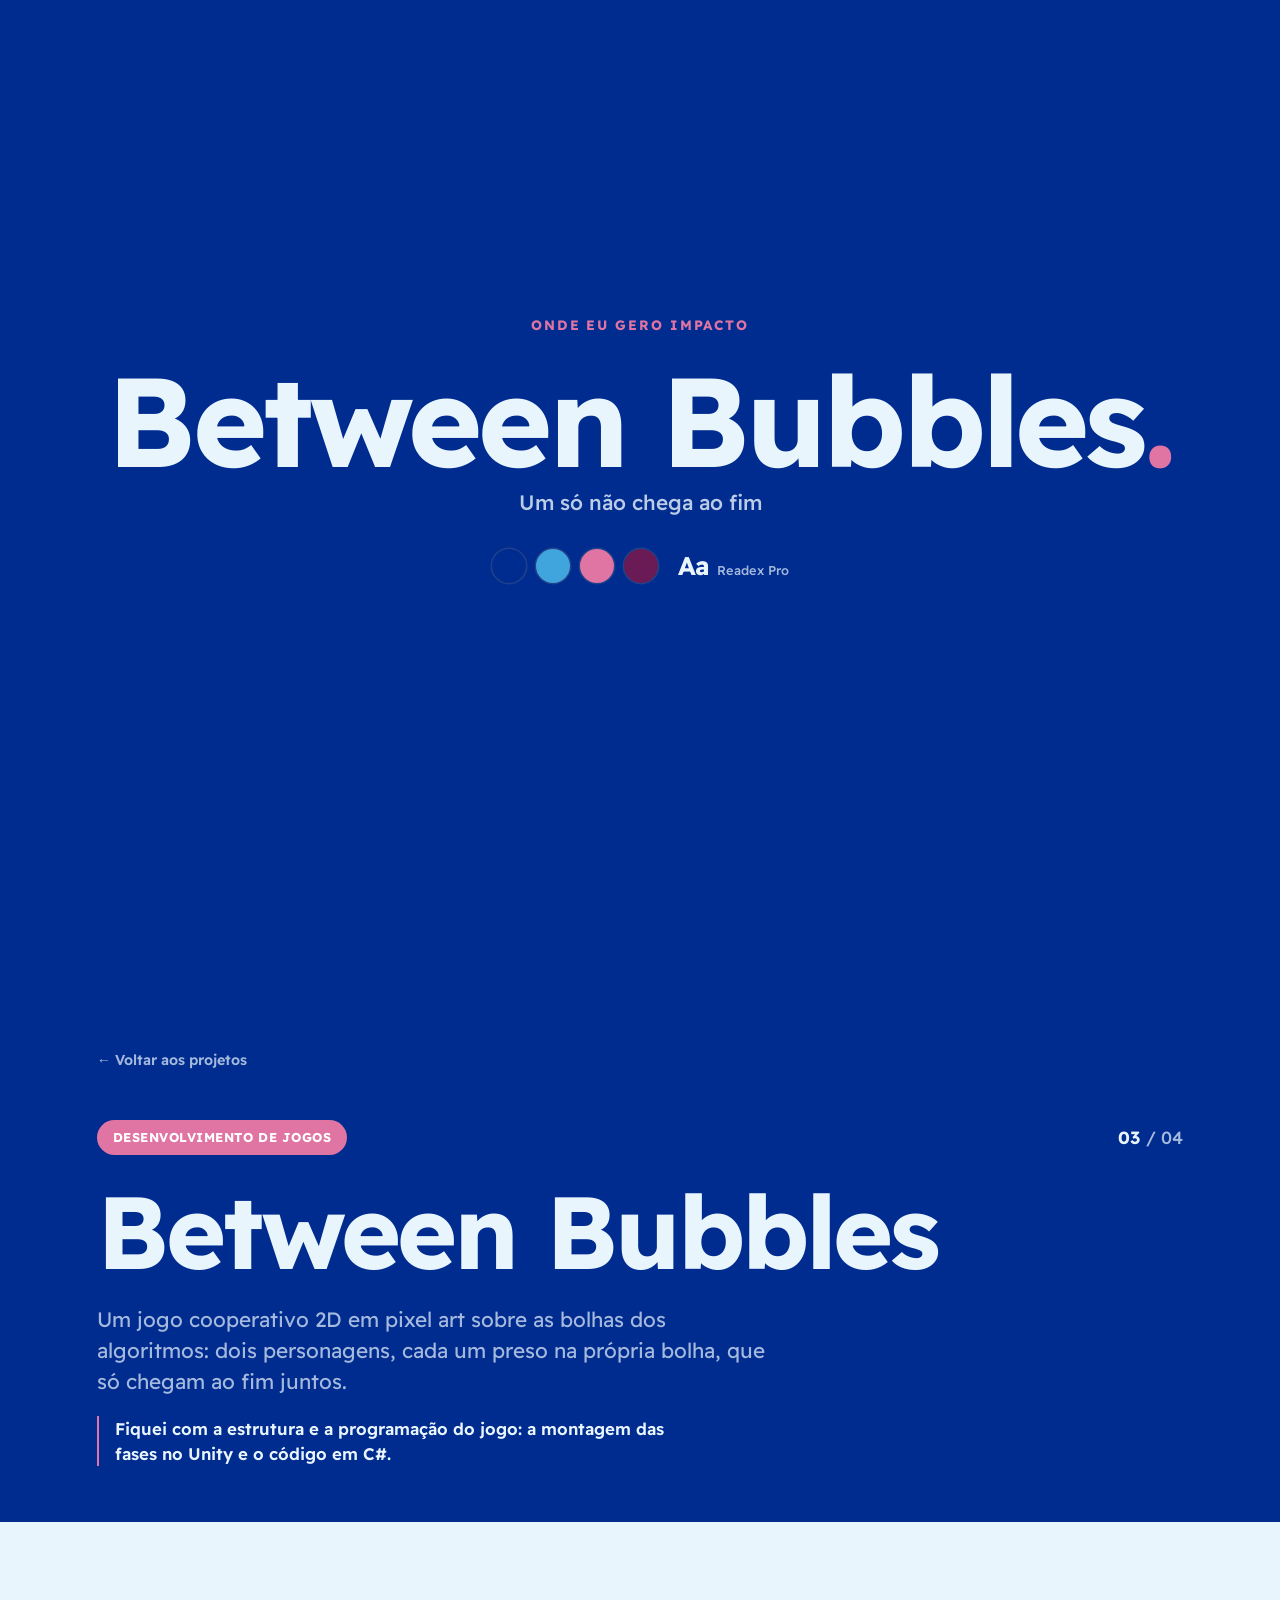
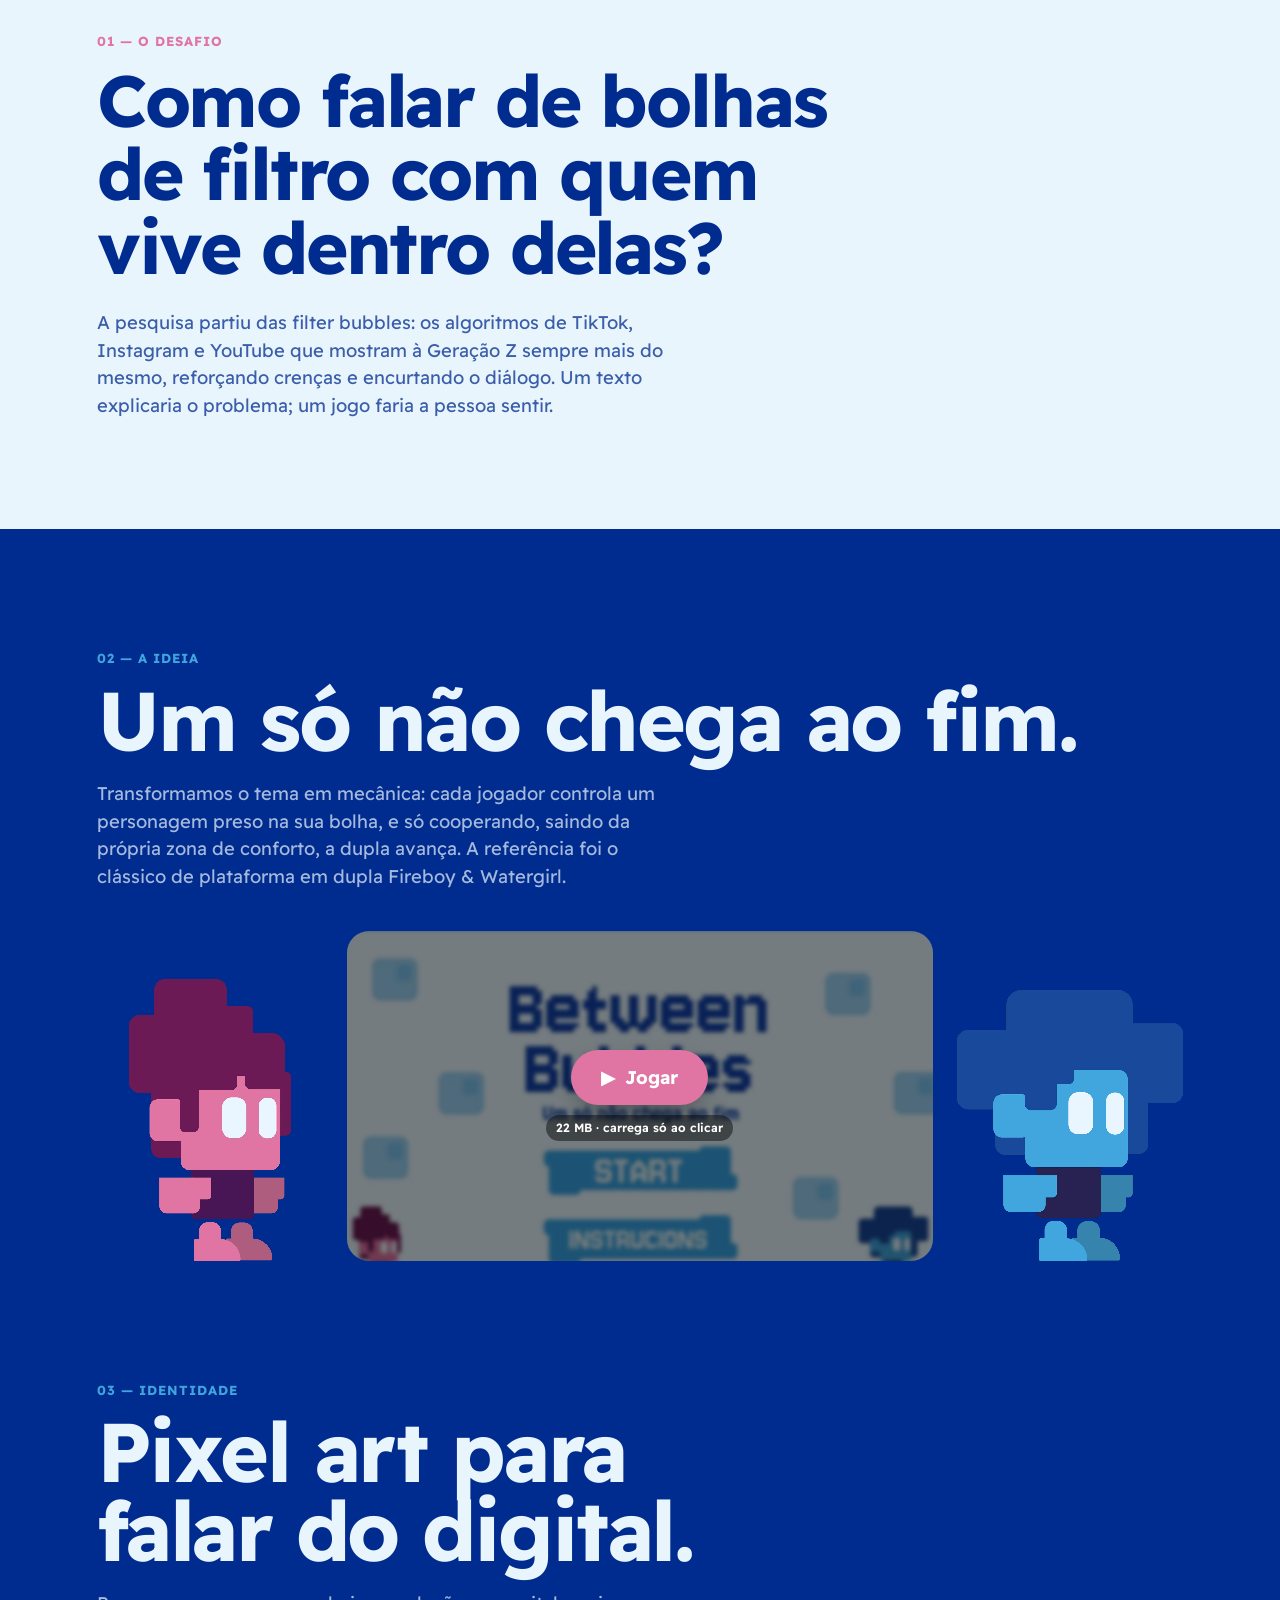
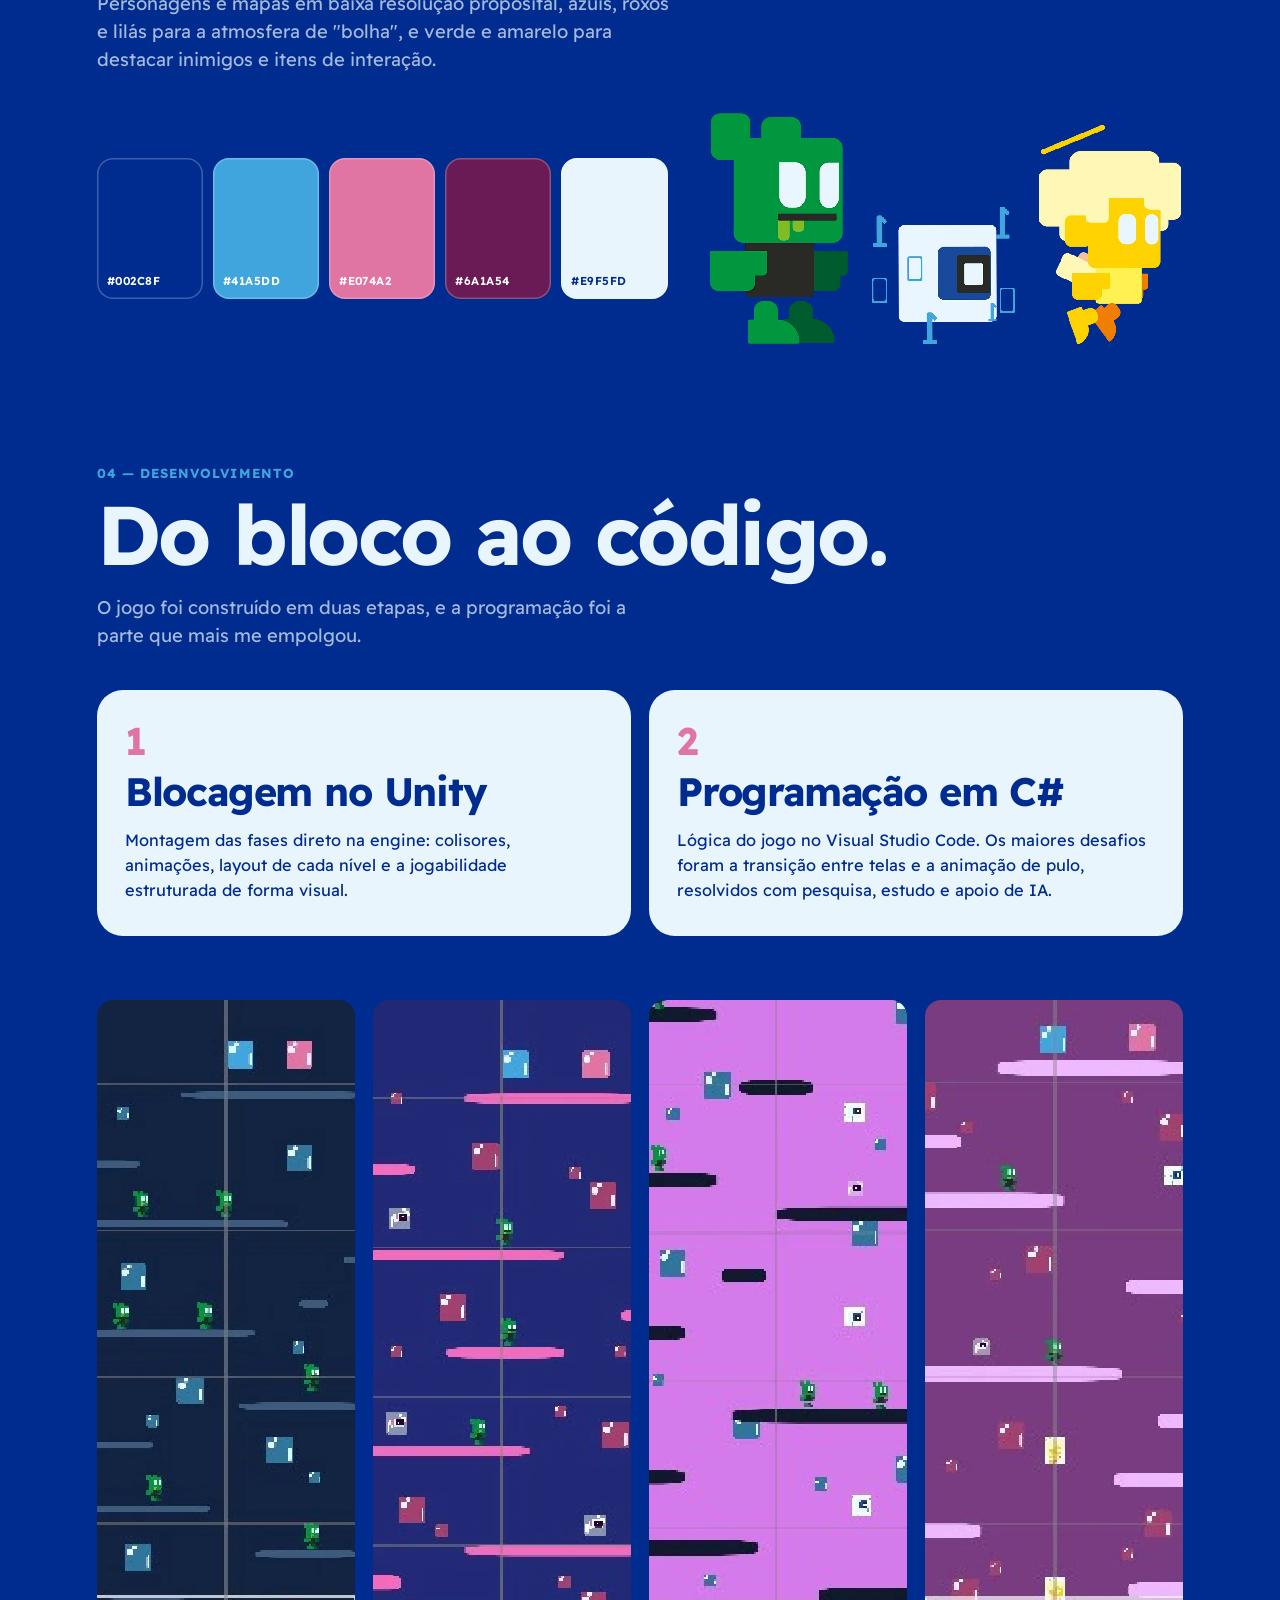
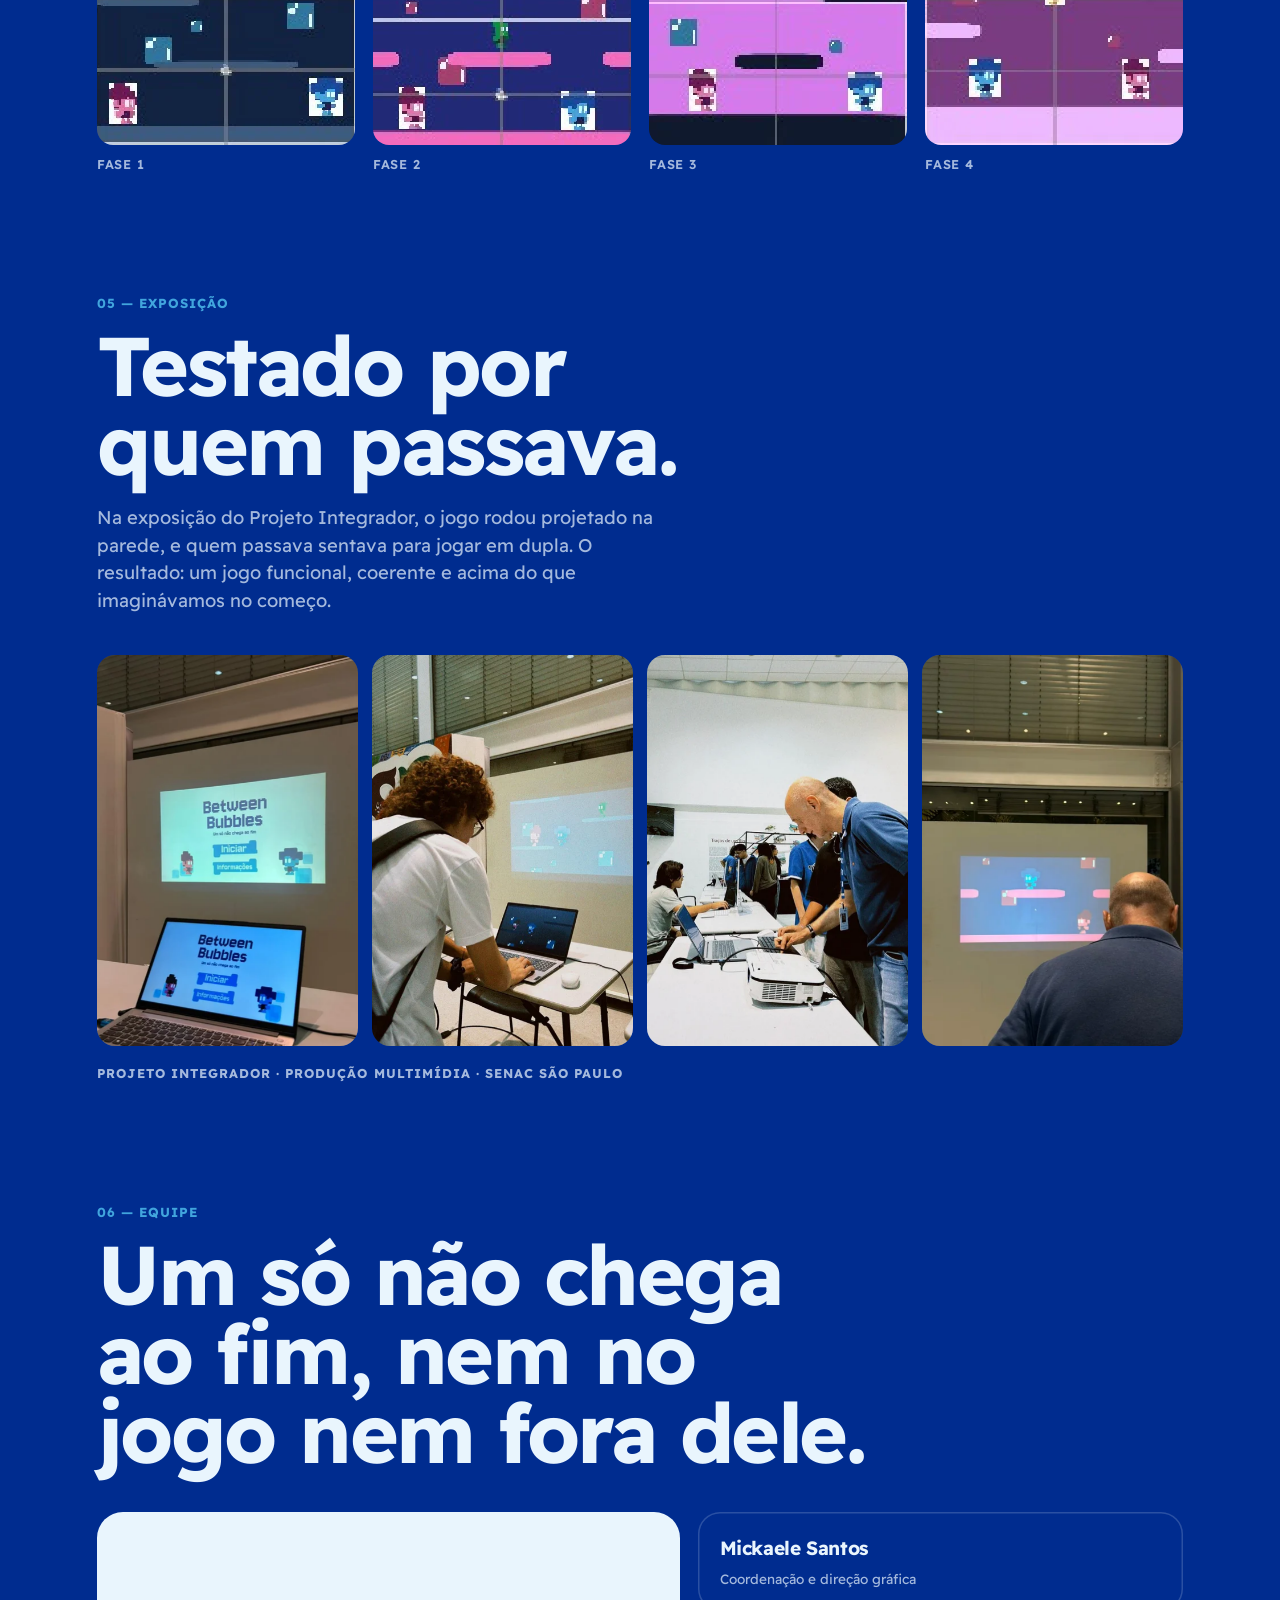
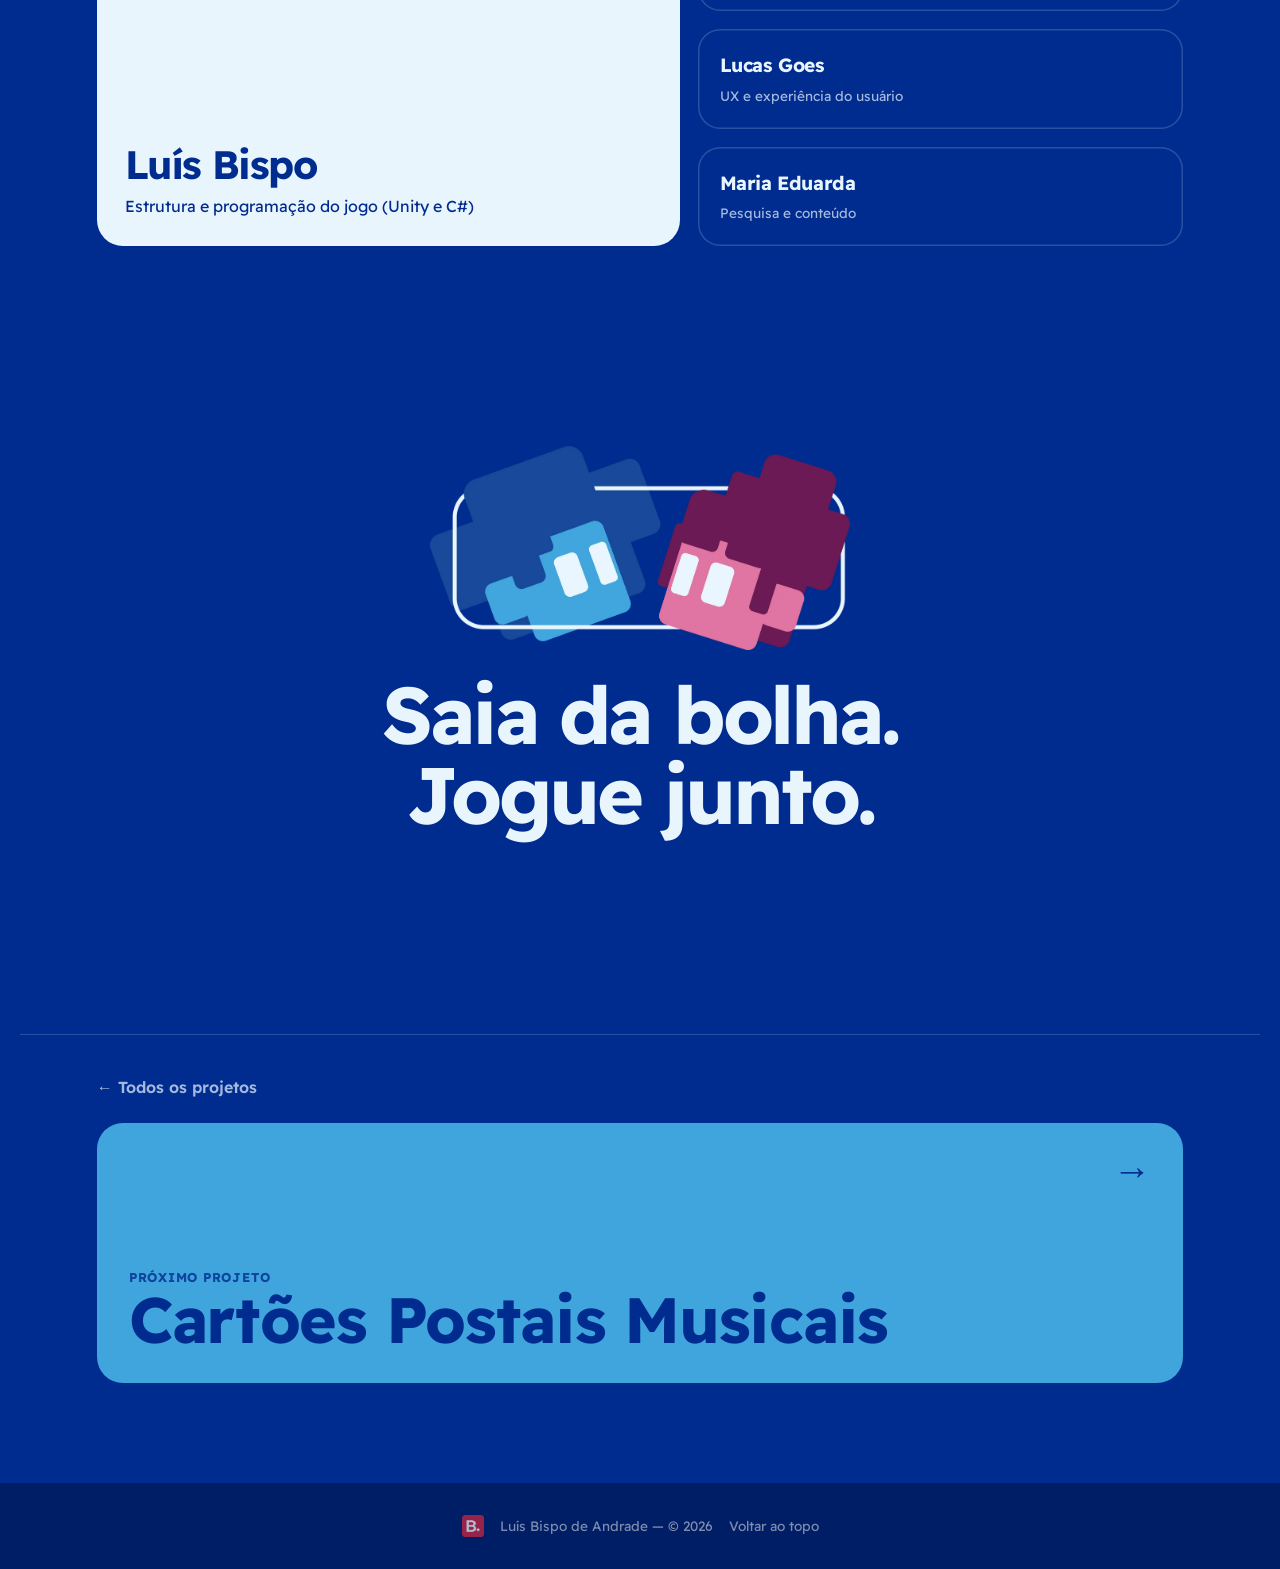
<file: between-bubbles.html>
<!DOCTYPE html>
<html lang="pt-BR">
<head>
<meta charset="UTF-8">
<meta name="viewport" content="width=device-width, initial-scale=1.0">
<title>Between Bubbles — Luís Bispo</title>
<meta name="description" content="Between Bubbles: jogo cooperativo 2D em pixel art sobre as bolhas dos algoritmos. Estrutura e programação no Unity e em C# por Luís Bispo.">
<meta name="theme-color" content="#002C8F">

<link rel="canonical" href="https://lu-s-bispo-produtor-multim-dia.vercel.app/between-bubbles.html">
<meta property="og:type" content="article">
<meta property="og:locale" content="pt_BR">
<meta property="og:site_name" content="Luís Bispo">
<meta property="og:url" content="https://lu-s-bispo-produtor-multim-dia.vercel.app/between-bubbles.html">
<meta property="og:title" content="Between Bubbles — Luís Bispo">
<meta property="og:description" content="Um jogo cooperativo sobre bolhas de algoritmo: um só não chega ao fim.">
<meta property="og:image" content="https://lu-s-bispo-produtor-multim-dia.vercel.app/assets/projetos/between-bubbles/og.jpg">
<meta property="og:image:width" content="1200">
<meta property="og:image:height" content="630">
<meta name="twitter:card" content="summary_large_image">

<link rel="icon" type="image/png" href="Favicon.png">
<link rel="stylesheet" href="style.css">
<link rel="preconnect" href="https://fonts.googleapis.com">
<link rel="preconnect" href="https://fonts.gstatic.com" crossorigin>
<link href="https://fonts.googleapis.com/css2?family=Bricolage+Grotesque:opsz,wght@12..96,400..800&family=Instrument+Sans:ital,wght@0,400..700;1,400..700&family=Readex+Pro:wght@200..700&display=swap" rel="stylesheet">
</head>

<!-- tema-bb: identidade do Between Bubbles (azuis, rosa e roxo, Readex Pro) só nesta página -->
<!-- data-idv-*: configuração da abertura com troca de IDV (ver troca-idv.js) -->
<body class="pagina-projeto tema-bb" style="--cor-projeto:#41A5DD"
      data-idv-marca="Between Bubbles"
      data-idv-descricao="Um só não chega ao fim"
      data-idv-fundo="#002C8F"
      data-idv-texto="#E9F5FD"
      data-idv-destaque="#E074A2"
      data-idv-cores="#002C8F #41A5DD #E074A2 #6A1A54"
      data-idv-fonte="Readex Pro">
<script src="troca-idv.js"></script>

<header class="site-header">
    <a href="index.html#topo" class="mark" aria-label="Início" data-transicao>
        <img src="Favicon.png" alt="">
    </a>
    <button class="menu-toggle" aria-expanded="false" aria-controls="nav-menu" aria-label="Abrir menu">
        <span></span><span></span><span></span>
    </button>
    <nav id="nav-menu" class="nav">
        <a href="index.html#projetos" data-transicao>Projetos</a>
        <a href="index.html#trajetoria" data-transicao>Trajetória</a>
        <a href="index.html#sobre" data-transicao>Sobre</a>
        <a href="index.html#contato" class="nav-cta" data-transicao>Contato</a>
    </nav>
</header>

<main>

    <!-- ===================== CAPA ===================== -->
    <section class="capa-bb" aria-label="Between Bubbles">
        <span class="bolha bolha-1" aria-hidden="true"></span>
        <span class="bolha bolha-2" aria-hidden="true"></span>
        <span class="bolha bolha-3" aria-hidden="true"></span>
        <span class="bolha bolha-4" aria-hidden="true"></span>
        <div class="capa-bb-conteudo">
            <img src="assets/projetos/between-bubbles/logo.webp" alt="Between Bubbles" class="capa-bb-logo" width="450" height="186">
            <p class="capa-bb-slogan">Um só não chega ao fim</p>
        </div>
        <img src="assets/projetos/between-bubbles/dupla.webp" alt="Os dois personagens do jogo, um azul e um rosa, dentro de uma bolha." class="capa-bb-dupla" width="1055" height="514">
        <a href="#bb-abertura" class="capa-seta" aria-label="Ir para o conteúdo"><span></span></a>
    </section>

    <!-- ===================== ABERTURA ===================== -->
    <section class="projeto-hero" id="bb-abertura">
        <a href="index.html#projetos" class="voltar" data-transicao>← Voltar aos projetos</a>

        <div class="projeto-hero-topo">
            <span class="proj-tag">Desenvolvimento de Jogos</span>
            <span class="projeto-numero">03 <i>/ 04</i></span>
        </div>

        <h1>Between Bubbles</h1>
        <p class="projeto-resumo">Um jogo cooperativo 2D em pixel art sobre as bolhas dos algoritmos: dois personagens, cada um preso na própria bolha, que só chegam ao fim juntos.</p>
        <p class="projeto-papel">Fiquei com a estrutura e a programação do jogo: a montagem das fases no Unity e o código em C#.</p>
    </section>

    <!-- ===================== 01 · O DESAFIO ===================== -->
    <section class="desafio revelar">
        <span class="capitulo-num">01 — O desafio</span>
        <p class="desafio-frase">Como falar de bolhas de filtro com quem vive dentro delas?</p>
        <p class="desafio-linha">A pesquisa partiu das filter bubbles: os algoritmos de TikTok, Instagram e YouTube que mostram à Geração Z sempre mais do mesmo, reforçando crenças e encurtando o diálogo. Um texto explicaria o problema; um jogo faria a pessoa sentir.</p>
    </section>

    <!-- ===================== 02 · A IDEIA ===================== -->
    <section class="capitulo revelar">
        <span class="capitulo-num">02 — A ideia</span>
        <h2>Um só não chega ao fim.</h2>
        <p>Transformamos o tema em mecânica: cada jogador controla um personagem preso na sua bolha, e só cooperando, saindo da própria zona de conforto, a dupla avança. A referência foi o clássico de plataforma em dupla Fireboy &amp; Watergirl.</p>
    </section>

    <section class="bb-ideia revelar">
        <figure class="bb-personagem bb-rosa">
            <img src="assets/projetos/between-bubbles/personagem-rosa.webp" alt="Personagem rosa em pixel art." loading="lazy" width="761" height="1323">
        </figure>
        <!-- o jogo de verdade (Unity WebGL) roda aqui ao clicar em "Jogar" (ver jogo-unity.js) -->
        <figure class="galeria-item bb-tela" data-jogo-unity data-pasta="assets/projetos/between-bubbles/jogo/" data-nome="between-bubbles" data-titulo="Between Bubbles" data-tamanho="22 MB">
            <img src="assets/projetos/between-bubbles/tela-inicial.webp" alt="Tela inicial do jogo, com o logo Between Bubbles, os botões Start e Instructions e os dois personagens." loading="lazy" width="1152" height="648">
        </figure>
        <figure class="bb-personagem bb-azul">
            <img src="assets/projetos/between-bubbles/personagem-azul.webp" alt="Personagem azul em pixel art." loading="lazy" width="914" height="1096">
        </figure>
    </section>

    <!-- ===================== 03 · IDENTIDADE ===================== -->
    <section class="capitulo revelar">
        <span class="capitulo-num">03 — Identidade</span>
        <h2>Pixel art para falar do digital.</h2>
        <p>Personagens e mapas em baixa resolução proposital, azuis, roxos e lilás para a atmosfera de "bolha", e verde e amarelo para destacar inimigos e itens de interação.</p>
    </section>

    <section class="bb-identidade revelar">
        <div class="bb-paleta" aria-label="Paleta do jogo">
            <span style="--c:#002C8F">#002C8F</span>
            <span style="--c:#41A5DD">#41A5DD</span>
            <span style="--c:#E074A2">#E074A2</span>
            <span style="--c:#6A1A54">#6A1A54</span>
            <span style="--c:#E9F5FD" class="claro">#E9F5FD</span>
        </div>
        <div class="bb-elenco">
            <img src="assets/projetos/between-bubbles/personagem-verde.webp" alt="Inimigo verde em pixel art." loading="lazy" width="275" height="457">
            <img src="assets/projetos/between-bubbles/item-camera.webp" alt="Item de interação em forma de câmera." loading="lazy" width="360" height="344">
            <img src="assets/projetos/between-bubbles/personagem-amarelo.webp" alt="Personagem amarelo em pixel art." loading="lazy" width="303" height="465">
        </div>
    </section>

    <!-- ===================== 04 · DESENVOLVIMENTO ===================== -->
    <section class="capitulo revelar">
        <span class="capitulo-num">04 — Desenvolvimento</span>
        <h2>Do bloco ao código.</h2>
        <p>O jogo foi construído em duas etapas, e a programação foi a parte que mais me empolgou.</p>
    </section>

    <section class="pilares bb-etapas">
        <article class="pilar revelar">
            <span class="bb-etapa-num">1</span>
            <h3>Blocagem no Unity</h3>
            <p>Montagem das fases direto na engine: colisores, animações, layout de cada nível e a jogabilidade estruturada de forma visual.</p>
        </article>
        <article class="pilar revelar">
            <span class="bb-etapa-num">2</span>
            <h3>Programação em C#</h3>
            <p>Lógica do jogo no Visual Studio Code. Os maiores desafios foram a transição entre telas e a animação de pulo, resolvidos com pesquisa, estudo e apoio de IA.</p>
        </article>
    </section>

    <section class="bb-fases" aria-label="As quatro fases do jogo">
        <figure class="revelar"><img src="assets/projetos/between-bubbles/fase-1.webp" alt="Fase 1: plataformas em azul escuro com inimigos verdes." loading="lazy" width="328" height="934"><figcaption>Fase 1</figcaption></figure>
        <figure class="revelar"><img src="assets/projetos/between-bubbles/fase-2.webp" alt="Fase 2: plataformas rosa sobre fundo roxo." loading="lazy" width="326" height="918"><figcaption>Fase 2</figcaption></figure>
        <figure class="revelar"><img src="assets/projetos/between-bubbles/fase-3.webp" alt="Fase 3: plataformas escuras sobre fundo lilás." loading="lazy" width="270" height="952"><figcaption>Fase 3</figcaption></figure>
        <figure class="revelar"><img src="assets/projetos/between-bubbles/fase-4.webp" alt="Fase 4: plataformas claras sobre fundo roxo." loading="lazy" width="270" height="796"><figcaption>Fase 4</figcaption></figure>
    </section>

    <!-- ===================== 05 · EXPOSIÇÃO ===================== -->
    <section class="capitulo revelar">
        <span class="capitulo-num">05 — Exposição</span>
        <h2>Testado por quem passava.</h2>
        <p>Na exposição do Projeto Integrador, o jogo rodou projetado na parede, e quem passava sentava para jogar em dupla. O resultado: um jogo funcional, coerente e acima do que imaginávamos no começo.</p>
    </section>

    <section class="fotos-evento bb-expo">
        <div class="fotos-grade">
            <figure class="galeria-item foto revelar"><img src="assets/projetos/between-bubbles/expo-1.webp" alt="Tela inicial do jogo no notebook e projetada na parede da exposição." loading="lazy" width="576" height="768"></figure>
            <figure class="galeria-item foto revelar"><img src="assets/projetos/between-bubbles/expo-2.webp" alt="Visitante jogando no notebook com o jogo projetado ao fundo." loading="lazy" width="513" height="768"></figure>
            <figure class="galeria-item foto revelar"><img src="assets/projetos/between-bubbles/expo-3.webp" alt="Visitantes testando o jogo nas mesas da exposição." loading="lazy" width="513" height="768"></figure>
            <figure class="galeria-item foto revelar"><img src="assets/projetos/between-bubbles/expo-4.webp" alt="Visitante diante da projeção de uma fase do jogo." loading="lazy" width="576" height="768"></figure>
        </div>
        <p class="fotos-legenda">Projeto Integrador · Produção Multimídia · Senac São Paulo</p>
    </section>

    <!-- ===================== 06 · EQUIPE ===================== -->
    <section class="capitulo revelar">
        <span class="capitulo-num">06 — Equipe</span>
        <h2>Um só não chega ao fim, nem no jogo nem fora dele.</h2>
    </section>

    <section class="equipe revelar">
        <article class="equipe-destaque">
            <b>Luís Bispo</b>
            <span>Estrutura e programação do jogo (Unity e C#)</span>
        </article>
        <ul>
            <li>Mickaele Santos<small>Coordenação e direção gráfica</small></li>
            <li>Lucas Goes<small>UX e experiência do usuário</small></li>
            <li>Maria Eduarda<small>Pesquisa e conteúdo</small></li>
        </ul>
    </section>

    <!-- ===================== FECHO ===================== -->
    <section class="fecho-bb revelar">
        <img src="assets/projetos/between-bubbles/dupla.webp" alt="" loading="lazy" width="1055" height="514">
        <strong>Saia da bolha.<br>Jogue junto.</strong>
    </section>

    <!-- ===================== PRÓXIMO PROJETO ===================== -->
    <nav class="projeto-navegacao" aria-label="Outros projetos">
        <a href="index.html#projetos" class="projeto-anterior" data-transicao>← Todos os projetos</a>

        <a href="cartoes-postais.html" class="projeto-seguinte" data-transicao>
            <span class="projeto-seguinte-rotulo">Próximo projeto</span>
            <span class="projeto-seguinte-nome">Cartões Postais Musicais</span>
            <span class="projeto-seguinte-seta" aria-hidden="true">→</span>
        </a>
    </nav>

</main>

<footer class="site-footer">
    <img src="Favicon.png" alt="">
    <p>Luís Bispo de Andrade — © <span id="ano"></span></p>
    <a href="#">Voltar ao topo</a>
</footer>

<script src="script.js"></script>
<script src="jogo-unity.js"></script>
</body>
</html>
</file>
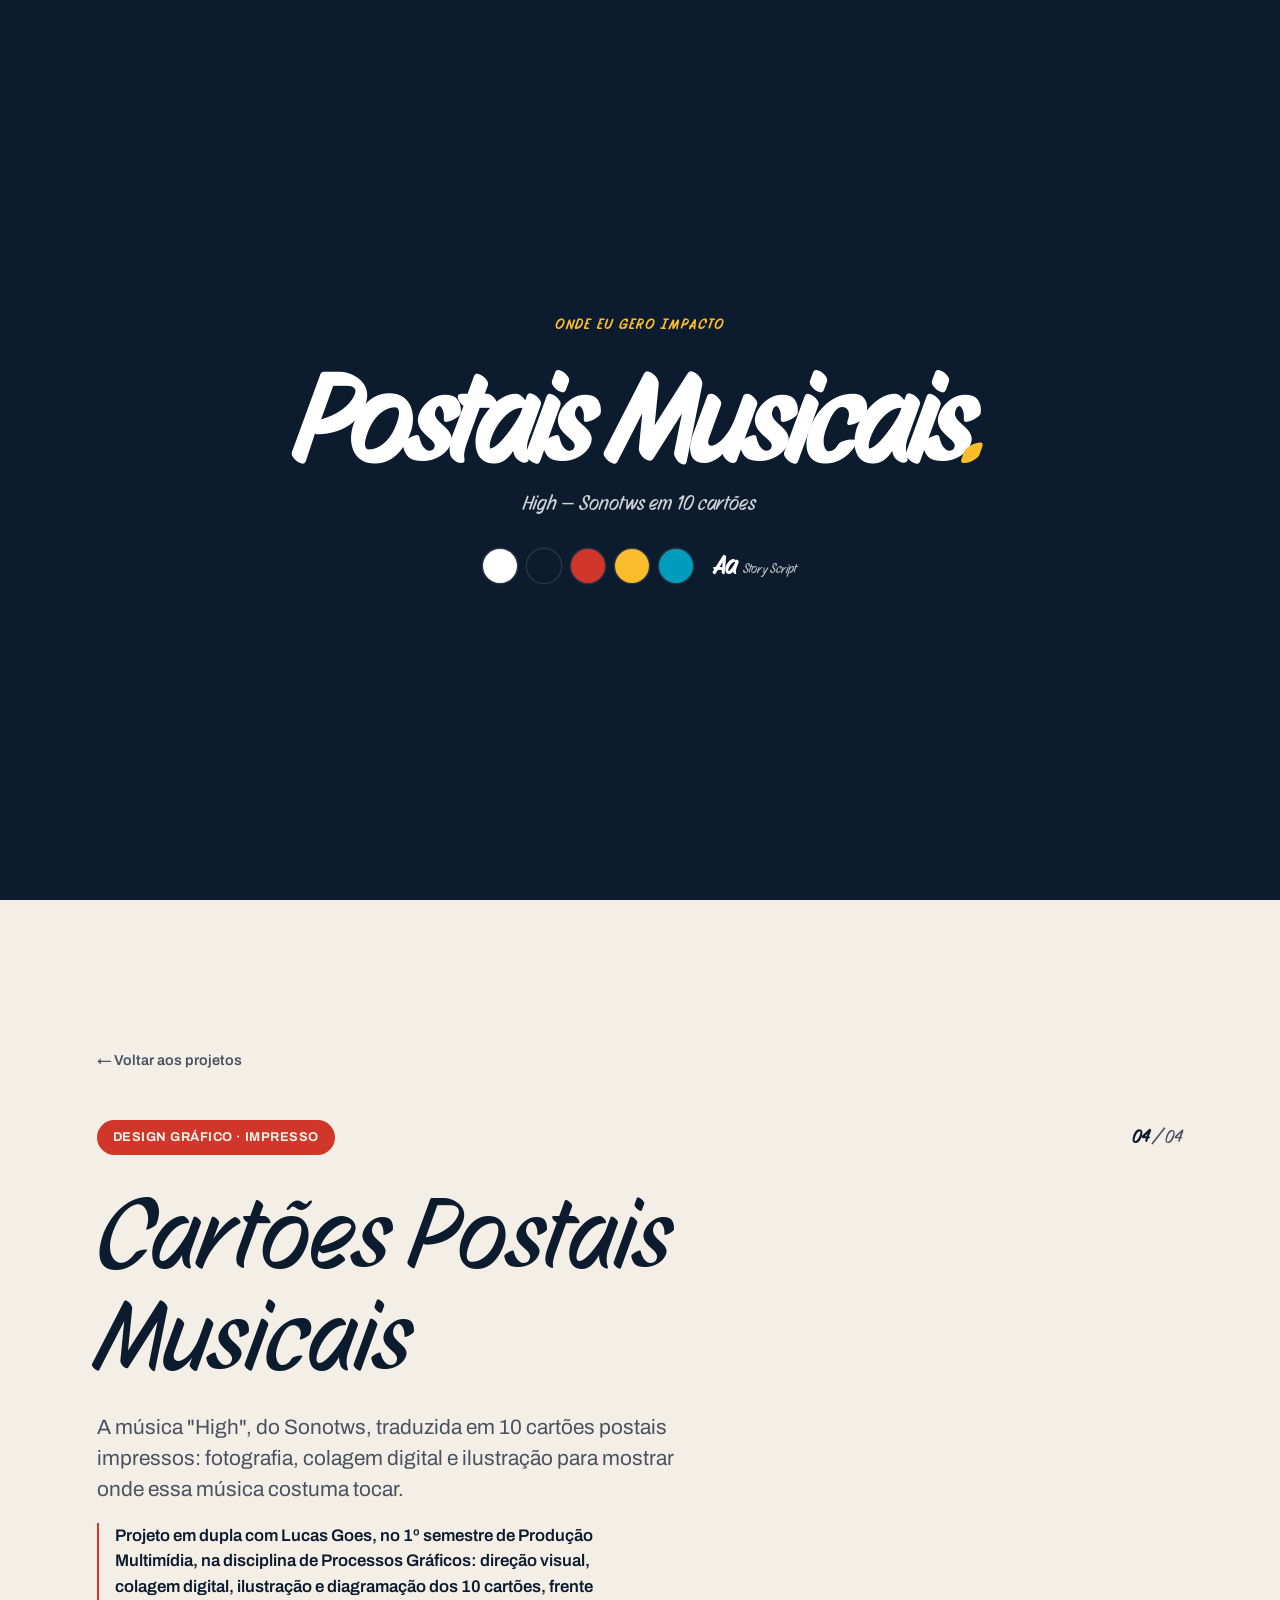
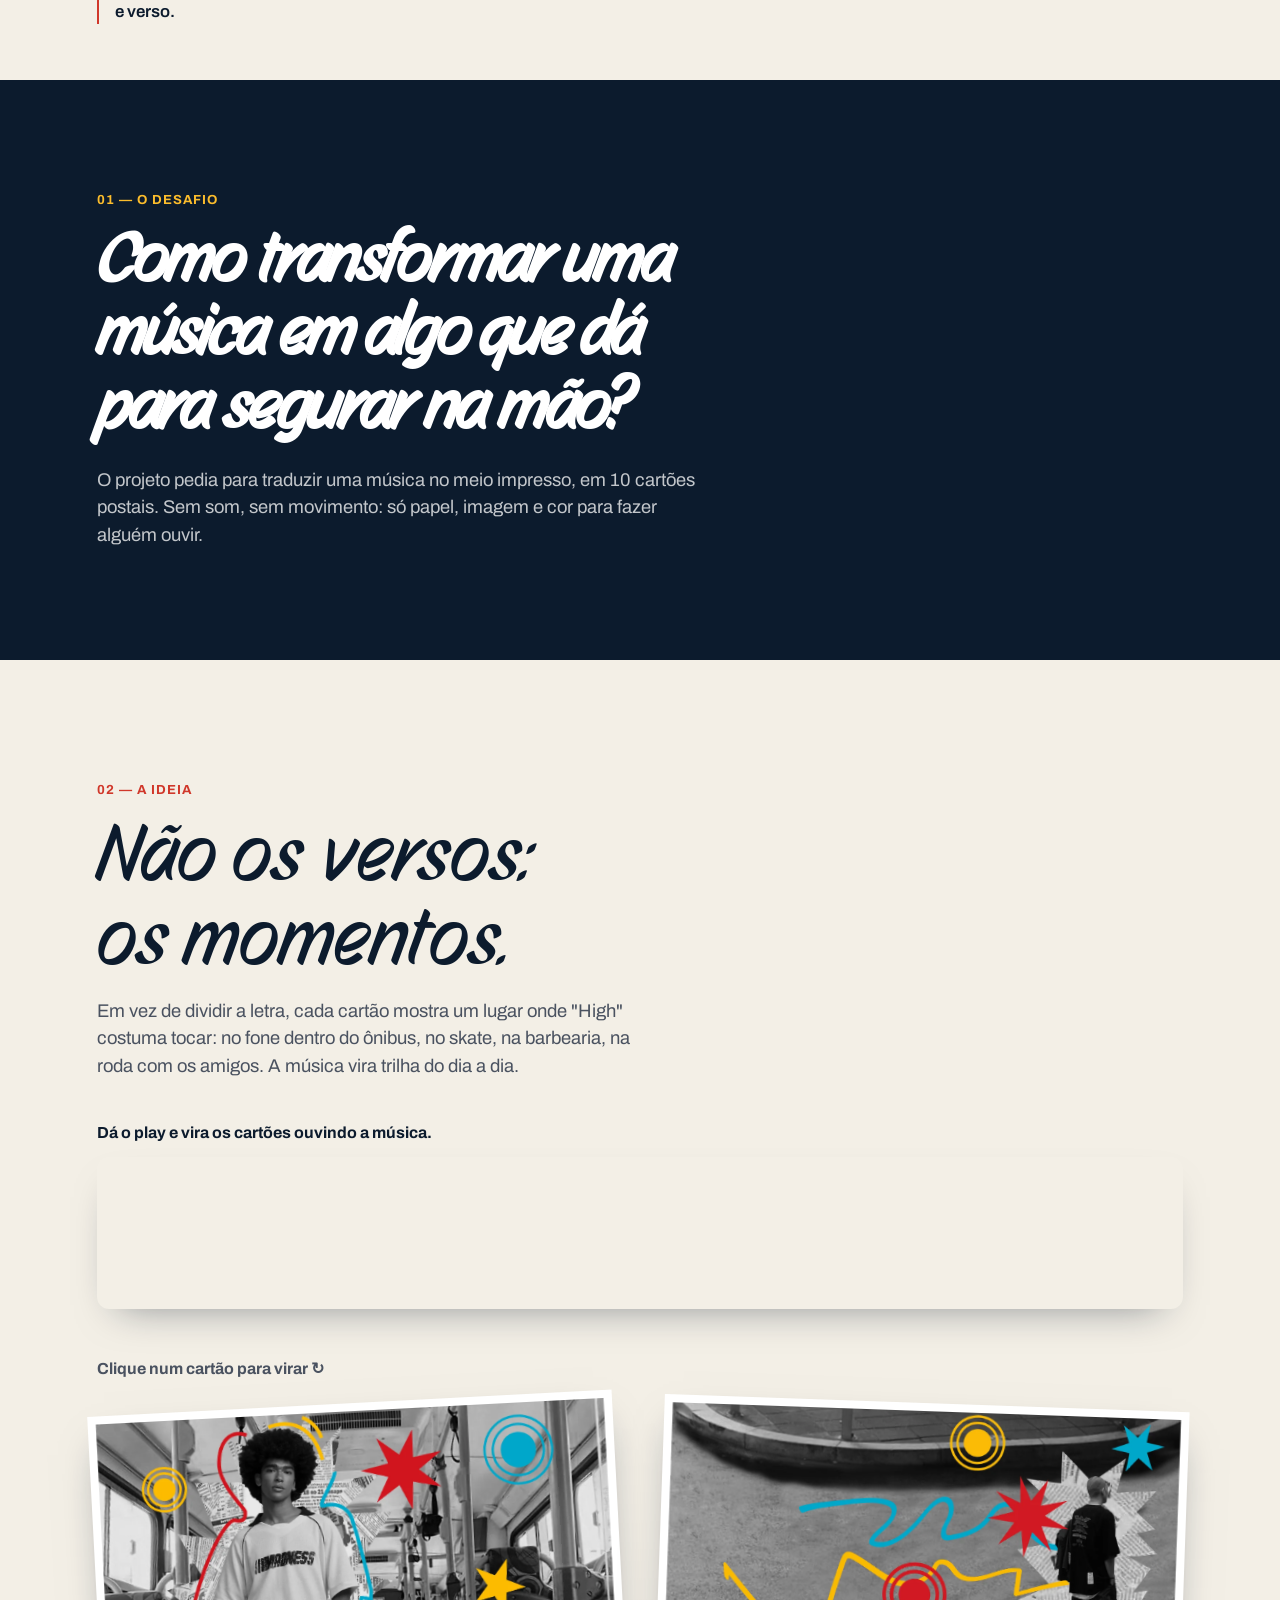
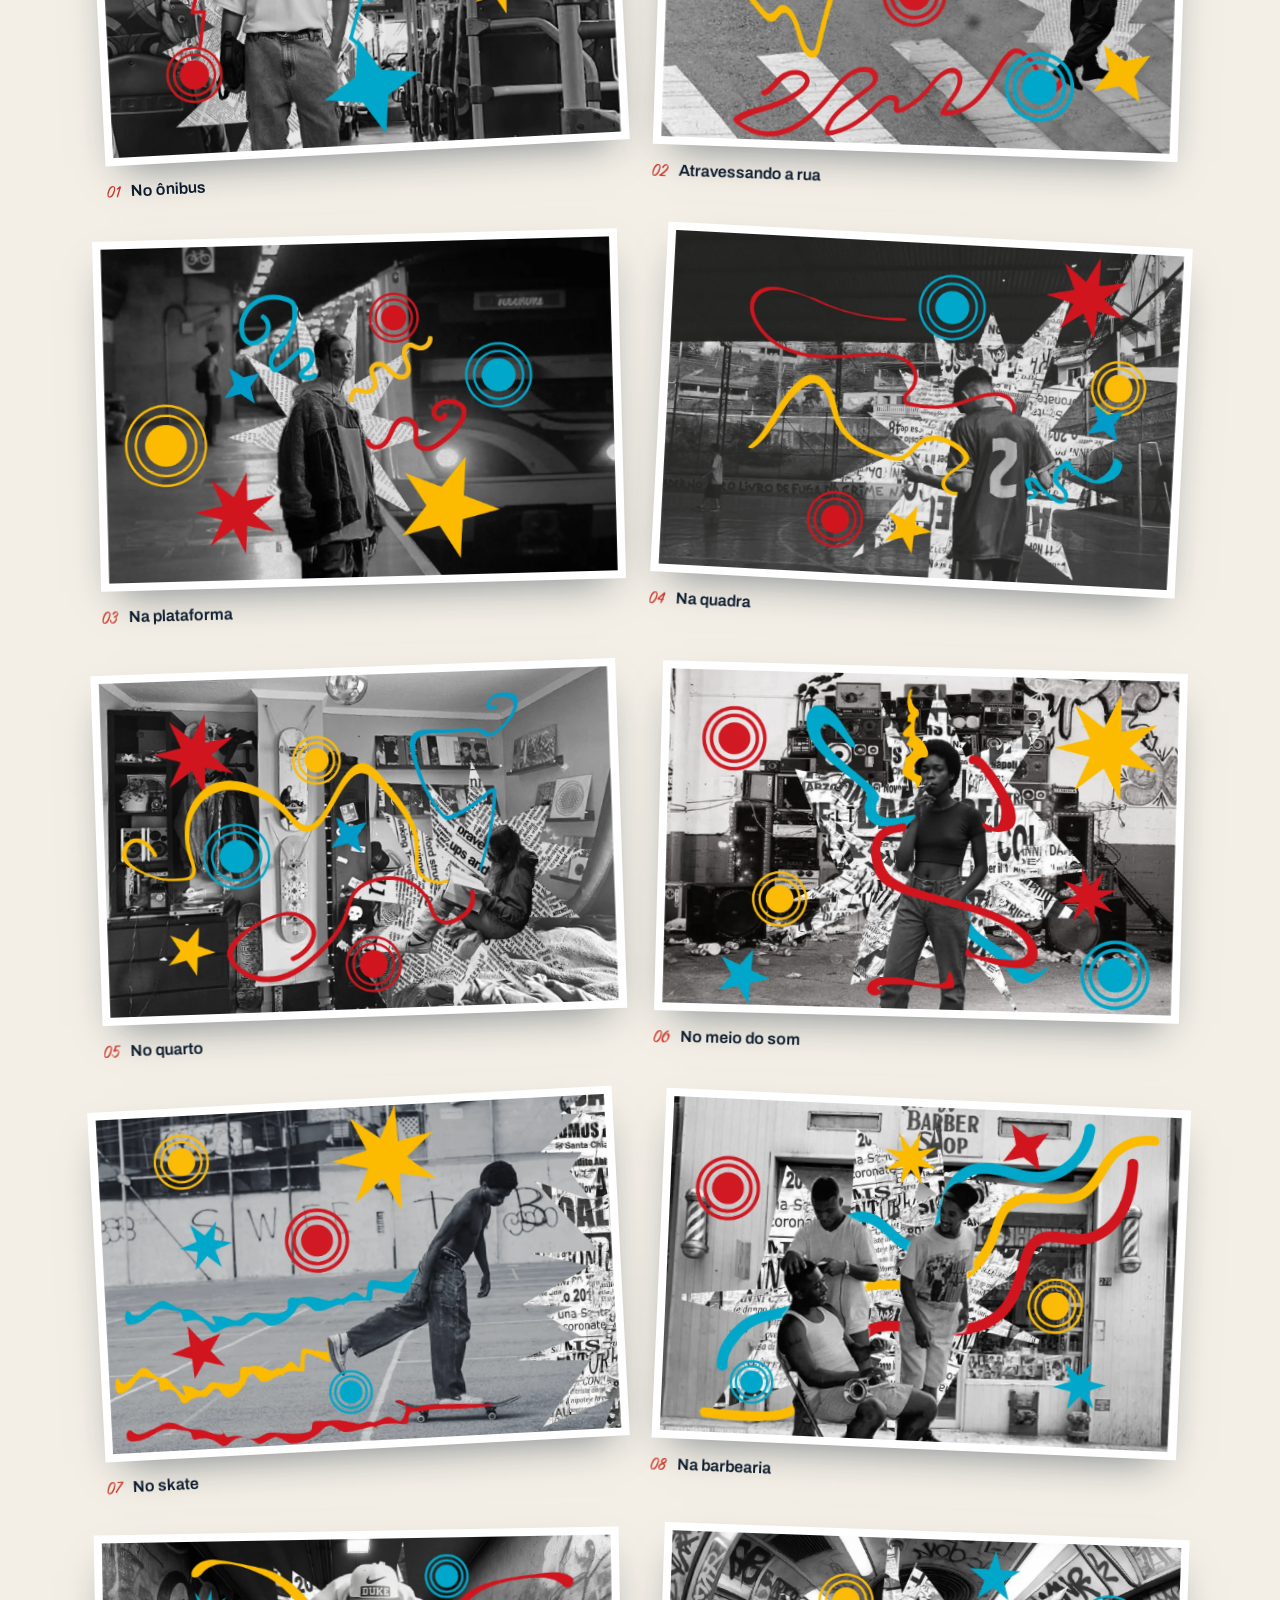
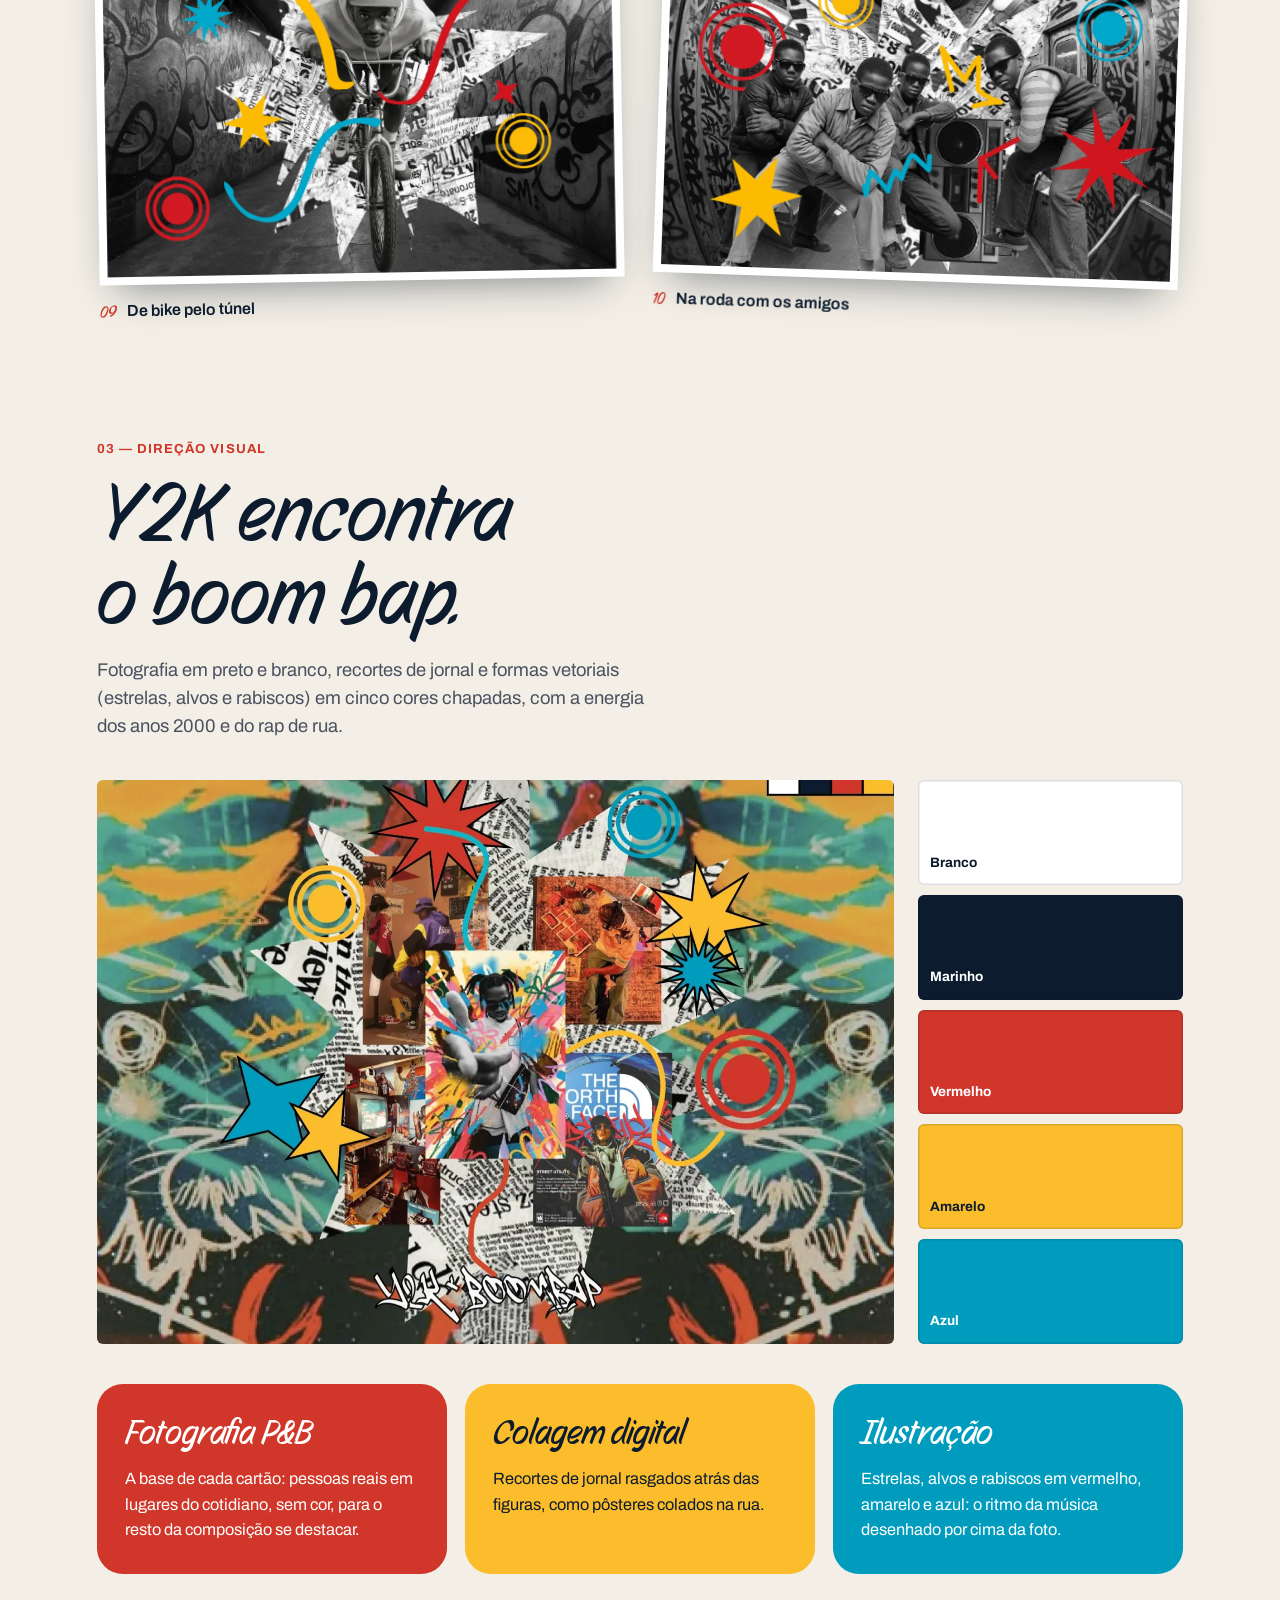
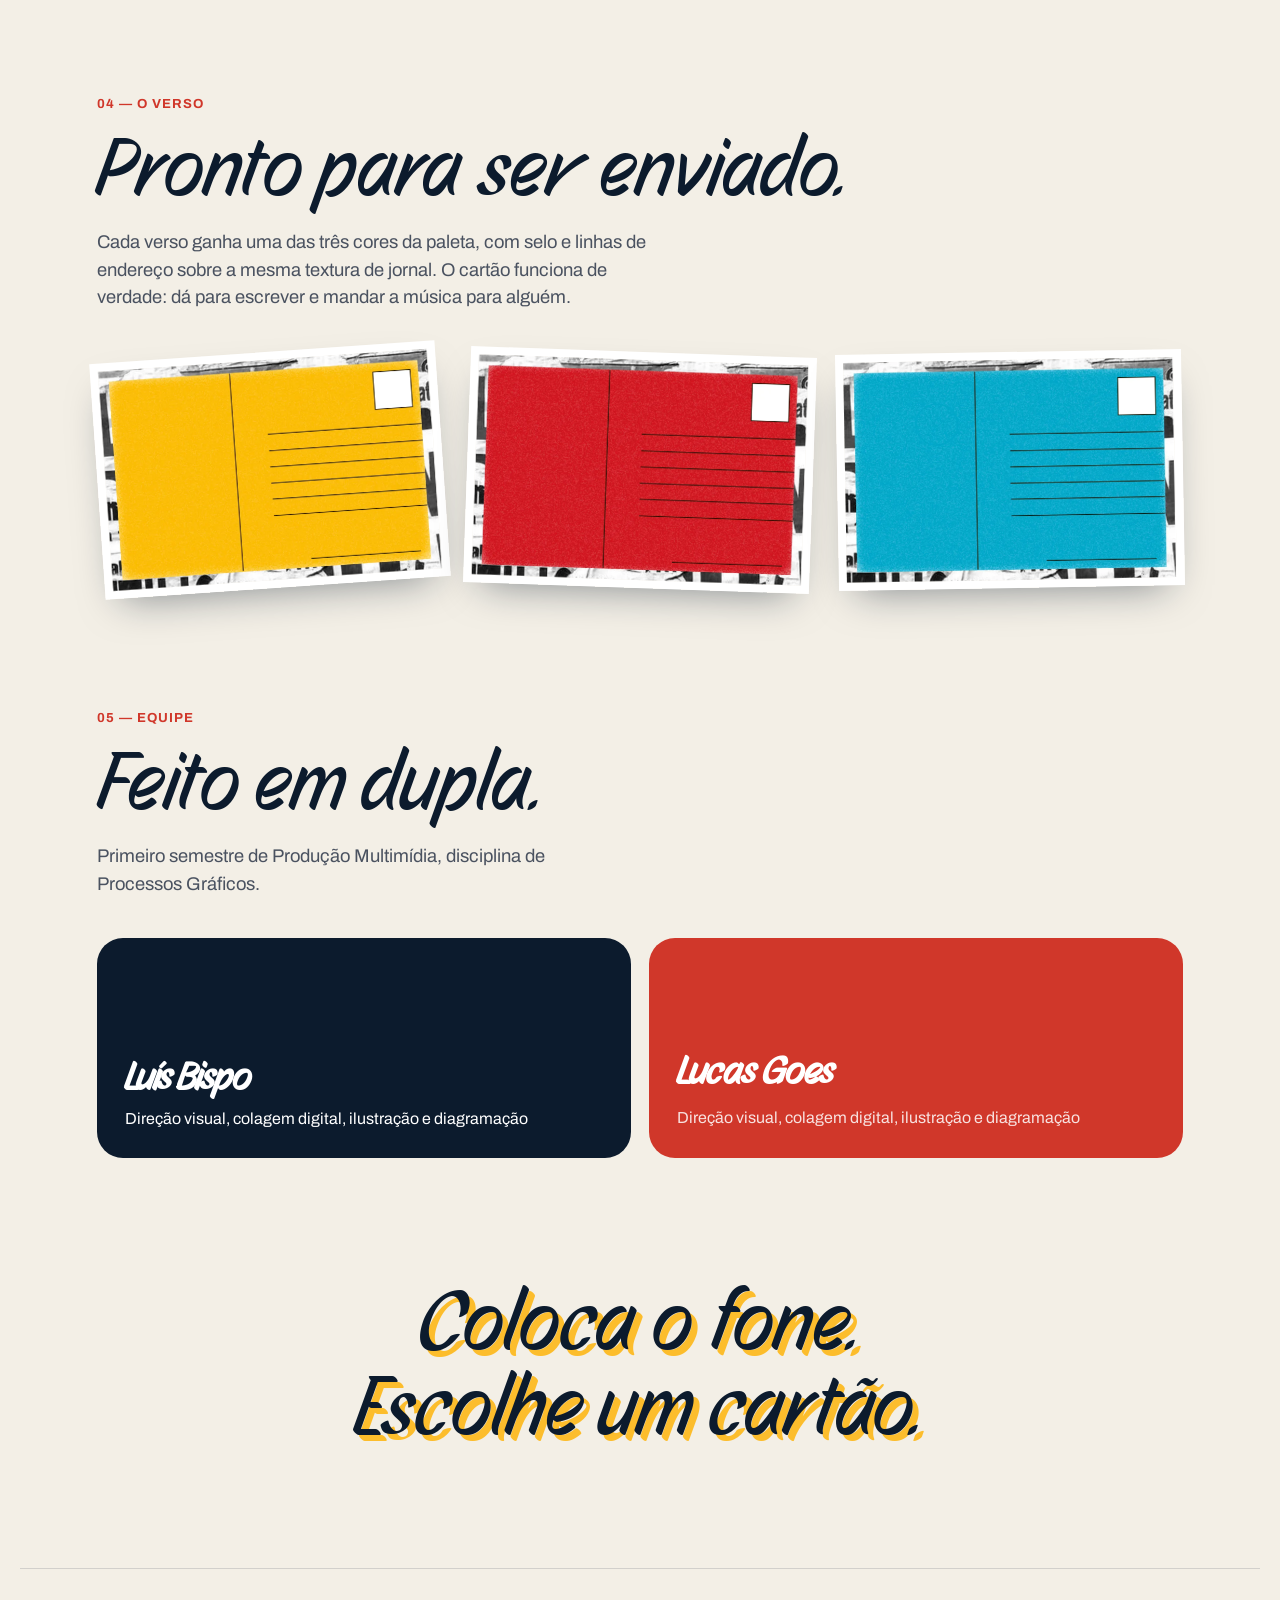
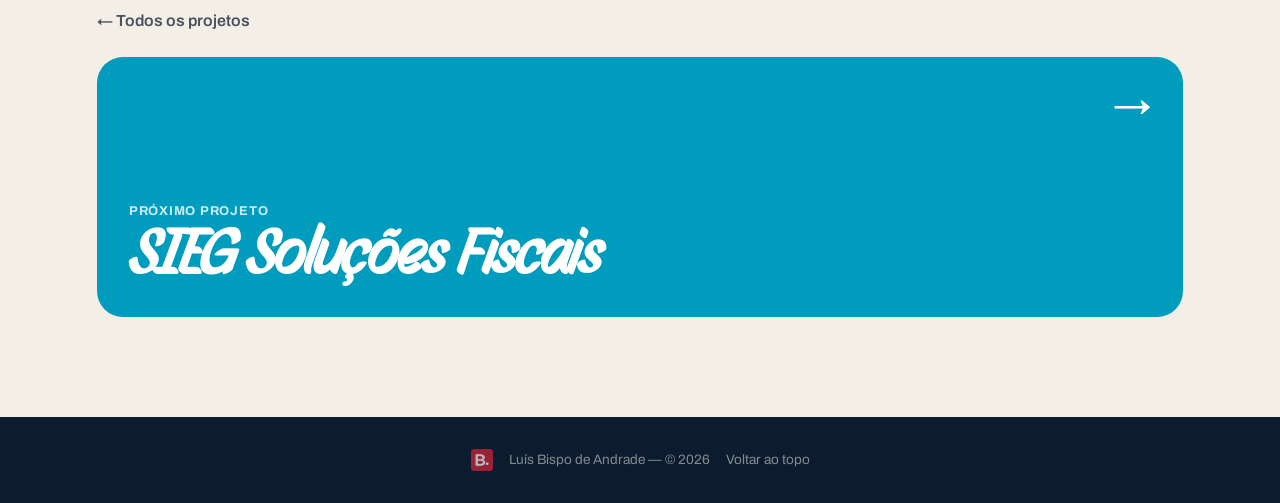
<file: cartoes-postais.html>
<!DOCTYPE html>
<html lang="pt-BR">
<head>
<meta charset="UTF-8">
<meta name="viewport" content="width=device-width, initial-scale=1.0">
<title>Cartões Postais Musicais — Luís Bispo</title>
<meta name="description" content="Cartões Postais Musicais: a música High, do Sonotws, traduzida em 10 cartões postais impressos, com fotografia, colagem digital e ilustração.">
<meta name="theme-color" content="#0C1B2D">

<link rel="canonical" href="https://lu-s-bispo-produtor-multim-dia.vercel.app/cartoes-postais.html">
<meta property="og:type" content="article">
<meta property="og:locale" content="pt_BR">
<meta property="og:site_name" content="Luís Bispo">
<meta property="og:url" content="https://lu-s-bispo-produtor-multim-dia.vercel.app/cartoes-postais.html">
<meta property="og:title" content="Cartões Postais Musicais — Luís Bispo">
<meta property="og:description" content="Uma música traduzida em 10 cartões postais.">
<meta property="og:image" content="https://lu-s-bispo-produtor-multim-dia.vercel.app/assets/projetos/cartoes-postais/og.jpg">
<meta property="og:image:width" content="1200">
<meta property="og:image:height" content="630">
<meta name="twitter:card" content="summary_large_image">

<link rel="icon" type="image/png" href="Favicon.png">
<link rel="stylesheet" href="style.css">
<link rel="preconnect" href="https://fonts.googleapis.com">
<link rel="preconnect" href="https://fonts.gstatic.com" crossorigin>
<link href="https://fonts.googleapis.com/css2?family=Bricolage+Grotesque:opsz,wght@12..96,400..800&family=Instrument+Sans:ital,wght@0,400..700;1,400..700&family=Story+Script&family=Archivo+Black&family=Archivo:wght@400..700&display=swap" rel="stylesheet">
</head>

<!-- tema-cp: identidade dos cartões (papel, marinho, vermelho, amarelo e azul; títulos em Story Script, texto em Archivo) só nesta página -->
<!-- data-idv-*: configuração da abertura com troca de IDV (ver troca-idv.js) -->
<body class="pagina-projeto tema-cp" style="--cor-projeto:#D0372A"
      data-idv-marca="Postais Musicais"
      data-idv-descricao="High — Sonotws em 10 cartões"
      data-idv-fundo="#0C1B2D"
      data-idv-texto="#FFFFFF"
      data-idv-destaque="#FCBD2C"
      data-idv-cores="#FFFFFF #0C1B2D #D0372A #FCBD2C #009CBE"
      data-idv-fonte="Story Script">
<script src="troca-idv.js"></script>

<header class="site-header">
    <a href="index.html#topo" class="mark" aria-label="Início" data-transicao>
        <img src="Favicon.png" alt="">
    </a>
    <button class="menu-toggle" aria-expanded="false" aria-controls="nav-menu" aria-label="Abrir menu">
        <span></span><span></span><span></span>
    </button>
    <nav id="nav-menu" class="nav">
        <a href="index.html#projetos" data-transicao>Projetos</a>
        <a href="index.html#trajetoria" data-transicao>Trajetória</a>
        <a href="index.html#sobre" data-transicao>Sobre</a>
        <a href="index.html#contato" class="nav-cta" data-transicao>Contato</a>
    </nav>
</header>

<main>

    <!-- ===================== CAPA ===================== -->
    <section class="capa-cp" aria-label="Cartões Postais Musicais">
        <div class="capa-cp-mesa" aria-hidden="true">
            <img src="assets/projetos/cartoes-postais/cartao-03.webp" alt="" style="--x:-34%;--y:-30%;--r:-9deg">
            <img src="assets/projetos/cartoes-postais/cartao-07.webp" alt="" style="--x:30%;--y:-34%;--r:7deg">
            <img src="assets/projetos/cartoes-postais/cartao-09.webp" alt="" style="--x:-30%;--y:32%;--r:6deg">
            <img src="assets/projetos/cartoes-postais/cartao-10.webp" alt="" style="--x:34%;--y:30%;--r:-7deg">
            <img src="assets/projetos/cartoes-postais/cartao-01.webp" alt="" style="--x:0%;--y:0%;--r:-2deg" fetchpriority="high">
        </div>
        <div class="capa-cp-titulo">
            <p>High · Sonotws</p>
            <h2>Postais<br>Musicais</h2>
        </div>
        <a href="#cp-abertura" class="capa-seta" aria-label="Ir para o conteúdo"><span></span></a>
    </section>

    <!-- ===================== ABERTURA ===================== -->
    <section class="projeto-hero" id="cp-abertura">
        <a href="index.html#projetos" class="voltar" data-transicao>← Voltar aos projetos</a>

        <div class="projeto-hero-topo">
            <span class="proj-tag">Design Gráfico · Impresso</span>
            <span class="projeto-numero">04 <i>/ 04</i></span>
        </div>

        <h1>Cartões Postais Musicais</h1>
        <p class="projeto-resumo">A música "High", do Sonotws, traduzida em 10 cartões postais impressos: fotografia, colagem digital e ilustração para mostrar onde essa música costuma tocar.</p>
        <p class="projeto-papel">Projeto em dupla com Lucas Goes, no 1º semestre de Produção Multimídia, na disciplina de Processos Gráficos: direção visual, colagem digital, ilustração e diagramação dos 10 cartões, frente e verso.</p>
    </section>

    <!-- ===================== 01 · O DESAFIO ===================== -->
    <section class="desafio revelar">
        <span class="capitulo-num">01 — O desafio</span>
        <p class="desafio-frase">Como transformar uma música em algo que dá para segurar na mão?</p>
        <p class="desafio-linha">O projeto pedia para traduzir uma música no meio impresso, em 10 cartões postais. Sem som, sem movimento: só papel, imagem e cor para fazer alguém ouvir.</p>
    </section>

    <!-- ===================== 02 · A IDEIA ===================== -->
    <section class="capitulo revelar">
        <span class="capitulo-num">02 — A ideia</span>
        <h2>Não os versos: os momentos.</h2>
        <p>Em vez de dividir a letra, cada cartão mostra um lugar onde "High" costuma tocar: no fone dentro do ônibus, no skate, na barbearia, na roda com os amigos. A música vira trilha do dia a dia.</p>
    </section>

    <!-- player do Spotify: "High", SonoTWS (álbum Street Talk) -->
    <section class="cp-player revelar" aria-label="Ouça a música">
        <p>Dá o play e vira os cartões ouvindo a música.</p>
        <iframe src="https://open.spotify.com/embed/track/7b4p3RAWfPGpdBpP1O0OXV?utm_source=generator&amp;theme=0"
                title="High, de SonoTWS, no Spotify" width="100%" height="152" frameborder="0" loading="lazy"
                allow="autoplay; clipboard-write; encrypted-media; fullscreen; picture-in-picture"></iframe>
    </section>

    <section class="mesa-postais" aria-label="Os 10 cartões. Clique em um cartão para ver o verso.">
        <p class="mesa-dica" aria-hidden="true">Clique num cartão para virar ↻</p>
        <ol>
            <li class="postal revelar" style="--giro:-3deg">
                <button type="button" class="postal-virar" aria-pressed="false" aria-label="Virar o cartão 01: No ônibus">
                    <span class="postal-frente"><img src="assets/projetos/cartoes-postais/cartao-01.webp" alt="Cartão 01, no ônibus: Homem no corredor de um ônibus, em preto e branco com colagem de jornal e formas coloridas." loading="lazy" width="1400" height="933"></span>
                    <span class="postal-verso"><img src="assets/projetos/cartoes-postais/verso-01.webp" alt="Verso do cartão 01, com selo e linhas de endereço." loading="lazy" width="900" height="600"></span>
                </button>
                <p class="postal-legenda"><b>01</b> No ônibus</p>
            </li>
            <li class="postal revelar" style="--giro:2deg">
                <button type="button" class="postal-virar" aria-pressed="false" aria-label="Virar o cartão 02: Atravessando a rua">
                    <span class="postal-frente"><img src="assets/projetos/cartoes-postais/cartao-02.webp" alt="Cartão 02, atravessando a rua: Pessoa atravessando a faixa de pedestres, em preto e branco com colagem de jornal e formas coloridas." loading="lazy" width="1400" height="933"></span>
                    <span class="postal-verso"><img src="assets/projetos/cartoes-postais/verso-02.webp" alt="Verso do cartão 02, com selo e linhas de endereço." loading="lazy" width="900" height="600"></span>
                </button>
                <p class="postal-legenda"><b>02</b> Atravessando a rua</p>
            </li>
            <li class="postal revelar" style="--giro:-1.5deg">
                <button type="button" class="postal-virar" aria-pressed="false" aria-label="Virar o cartão 03: Na plataforma">
                    <span class="postal-frente"><img src="assets/projetos/cartoes-postais/cartao-03.webp" alt="Cartão 03, na plataforma: Mulher na plataforma de uma estação, em preto e branco com colagem de jornal e formas coloridas." loading="lazy" width="1400" height="933"></span>
                    <span class="postal-verso"><img src="assets/projetos/cartoes-postais/verso-03.webp" alt="Verso do cartão 03, com selo e linhas de endereço." loading="lazy" width="900" height="600"></span>
                </button>
                <p class="postal-legenda"><b>03</b> Na plataforma</p>
            </li>
            <li class="postal revelar" style="--giro:3deg">
                <button type="button" class="postal-virar" aria-pressed="false" aria-label="Virar o cartão 04: Na quadra">
                    <span class="postal-frente"><img src="assets/projetos/cartoes-postais/cartao-04.webp" alt="Cartão 04, na quadra: Jogador numa quadra coberta, em preto e branco com colagem de jornal e formas coloridas." loading="lazy" width="1400" height="933"></span>
                    <span class="postal-verso"><img src="assets/projetos/cartoes-postais/verso-04.webp" alt="Verso do cartão 04, com selo e linhas de endereço." loading="lazy" width="900" height="600"></span>
                </button>
                <p class="postal-legenda"><b>04</b> Na quadra</p>
            </li>
            <li class="postal revelar" style="--giro:-2deg">
                <button type="button" class="postal-virar" aria-pressed="false" aria-label="Virar o cartão 05: No quarto">
                    <span class="postal-frente"><img src="assets/projetos/cartoes-postais/cartao-05.webp" alt="Cartão 05, no quarto: Pessoa deitada num quarto cheio de discos e pôsteres, em preto e branco com colagem de jornal e formas coloridas." loading="lazy" width="1400" height="933"></span>
                    <span class="postal-verso"><img src="assets/projetos/cartoes-postais/verso-05.webp" alt="Verso do cartão 05, com selo e linhas de endereço." loading="lazy" width="900" height="600"></span>
                </button>
                <p class="postal-legenda"><b>05</b> No quarto</p>
            </li>
            <li class="postal revelar" style="--giro:1.5deg">
                <button type="button" class="postal-virar" aria-pressed="false" aria-label="Virar o cartão 06: No meio do som">
                    <span class="postal-frente"><img src="assets/projetos/cartoes-postais/cartao-06.webp" alt="Cartão 06, no meio do som: Mulher diante de um paredão de caixas de som, em preto e branco com colagem de jornal e formas coloridas." loading="lazy" width="1400" height="933"></span>
                    <span class="postal-verso"><img src="assets/projetos/cartoes-postais/verso-06.webp" alt="Verso do cartão 06, com selo e linhas de endereço." loading="lazy" width="900" height="600"></span>
                </button>
                <p class="postal-legenda"><b>06</b> No meio do som</p>
            </li>
            <li class="postal revelar" style="--giro:-3deg">
                <button type="button" class="postal-virar" aria-pressed="false" aria-label="Virar o cartão 07: No skate">
                    <span class="postal-frente"><img src="assets/projetos/cartoes-postais/cartao-07.webp" alt="Cartão 07, no skate: Garoto andando de skate numa quadra, em preto e branco com colagem de jornal e formas coloridas." loading="lazy" width="1400" height="933"></span>
                    <span class="postal-verso"><img src="assets/projetos/cartoes-postais/verso-07.webp" alt="Verso do cartão 07, com selo e linhas de endereço." loading="lazy" width="900" height="600"></span>
                </button>
                <p class="postal-legenda"><b>07</b> No skate</p>
            </li>
            <li class="postal revelar" style="--giro:2.5deg">
                <button type="button" class="postal-virar" aria-pressed="false" aria-label="Virar o cartão 08: Na barbearia">
                    <span class="postal-frente"><img src="assets/projetos/cartoes-postais/cartao-08.webp" alt="Cartão 08, na barbearia: Grupo numa barbearia de rua, em preto e branco com colagem de jornal e formas coloridas." loading="lazy" width="1400" height="933"></span>
                    <span class="postal-verso"><img src="assets/projetos/cartoes-postais/verso-08.webp" alt="Verso do cartão 08, com selo e linhas de endereço." loading="lazy" width="900" height="600"></span>
                </button>
                <p class="postal-legenda"><b>08</b> Na barbearia</p>
            </li>
            <li class="postal revelar" style="--giro:-1deg">
                <button type="button" class="postal-virar" aria-pressed="false" aria-label="Virar o cartão 09: De bike pelo túnel">
                    <span class="postal-frente"><img src="assets/projetos/cartoes-postais/cartao-09.webp" alt="Cartão 09, de bike pelo túnel: Ciclista com boné num túnel grafitado, em preto e branco com colagem de jornal e formas coloridas." loading="lazy" width="1400" height="933"></span>
                    <span class="postal-verso"><img src="assets/projetos/cartoes-postais/verso-09.webp" alt="Verso do cartão 09, com selo e linhas de endereço." loading="lazy" width="900" height="600"></span>
                </button>
                <p class="postal-legenda"><b>09</b> De bike pelo túnel</p>
            </li>
            <li class="postal revelar" style="--giro:2deg">
                <button type="button" class="postal-virar" aria-pressed="false" aria-label="Virar o cartão 10: Na roda com os amigos">
                    <span class="postal-frente"><img src="assets/projetos/cartoes-postais/cartao-10.webp" alt="Cartão 10, na roda com os amigos: Amigos agachados com um rádio no vagão do metrô, em preto e branco com colagem de jornal e formas coloridas." loading="lazy" width="1400" height="933"></span>
                    <span class="postal-verso"><img src="assets/projetos/cartoes-postais/verso-10.webp" alt="Verso do cartão 10, com selo e linhas de endereço." loading="lazy" width="900" height="600"></span>
                </button>
                <p class="postal-legenda"><b>10</b> Na roda com os amigos</p>
            </li>
        </ol>
    </section>

    <!-- ===================== 03 · DIREÇÃO VISUAL ===================== -->
    <section class="capitulo revelar">
        <span class="capitulo-num">03 — Direção visual</span>
        <h2>Y2K encontra o boom bap.</h2>
        <p>Fotografia em preto e branco, recortes de jornal e formas vetoriais (estrelas, alvos e rabiscos) em cinco cores chapadas, com a energia dos anos 2000 e do rap de rua.</p>
    </section>

    <section class="cp-direcao revelar">
        <figure class="galeria-item cp-moodboard">
            <img src="assets/projetos/cartoes-postais/moodboard.webp" alt="Moodboard Y2K x Boom Bap: colagem com fotos de streetwear, recortes de jornal, estrelas, alvos e rabiscos em vermelho, amarelo e azul." loading="lazy" width="1600" height="1132">
        </figure>
        <div class="cp-paleta" aria-label="Paleta">
            <span style="--c:#FFFFFF" class="claro">Branco</span>
            <span style="--c:#0C1B2D">Marinho</span>
            <span style="--c:#D0372A">Vermelho</span>
            <span style="--c:#FCBD2C" class="claro">Amarelo</span>
            <span style="--c:#009CBE">Azul</span>
        </div>
    </section>

    <section class="pilares cp-tecnicas">
        <article class="pilar revelar">
            <h3>Fotografia P&amp;B</h3>
            <p>A base de cada cartão: pessoas reais em lugares do cotidiano, sem cor, para o resto da composição se destacar.</p>
        </article>
        <article class="pilar revelar">
            <h3>Colagem digital</h3>
            <p>Recortes de jornal rasgados atrás das figuras, como pôsteres colados na rua.</p>
        </article>
        <article class="pilar revelar">
            <h3>Ilustração</h3>
            <p>Estrelas, alvos e rabiscos em vermelho, amarelo e azul: o ritmo da música desenhado por cima da foto.</p>
        </article>
    </section>

    <!-- ===================== 04 · O VERSO ===================== -->
    <section class="capitulo revelar">
        <span class="capitulo-num">04 — O verso</span>
        <h2>Pronto para ser enviado.</h2>
        <p>Cada verso ganha uma das três cores da paleta, com selo e linhas de endereço sobre a mesma textura de jornal. O cartão funciona de verdade: dá para escrever e mandar a música para alguém.</p>
    </section>

    <section class="cp-versos revelar" aria-label="Três versos dos cartões">
        <img src="assets/projetos/cartoes-postais/verso-01.webp" alt="Verso amarelo com selo e linhas de endereço." loading="lazy" width="900" height="600" style="--r:-4deg">
        <img src="assets/projetos/cartoes-postais/verso-02.webp" alt="Verso vermelho com selo e linhas de endereço." loading="lazy" width="900" height="600" style="--r:2deg">
        <img src="assets/projetos/cartoes-postais/verso-03.webp" alt="Verso azul com selo e linhas de endereço." loading="lazy" width="900" height="600" style="--r:-1deg">
    </section>

    <!-- ===================== 05 · EQUIPE ===================== -->
    <section class="capitulo revelar">
        <span class="capitulo-num">05 — Equipe</span>
        <h2>Feito em dupla.</h2>
        <p>Primeiro semestre de Produção Multimídia, disciplina de Processos Gráficos.</p>
    </section>

    <section class="equipe revelar">
        <article class="equipe-destaque">
            <b>Luís Bispo</b>
            <span>Direção visual, colagem digital, ilustração e diagramação</span>
        </article>
        <ul>
            <li>Lucas Goes<small>Direção visual, colagem digital, ilustração e diagramação</small></li>
        </ul>
    </section>

    <!-- ===================== FECHO ===================== -->
    <section class="fecho-cp revelar">
        <strong>Coloca o fone.<br>Escolhe um cartão.</strong>
    </section>

    <!-- ===================== PRÓXIMO PROJETO ===================== -->
    <nav class="projeto-navegacao" aria-label="Outros projetos">
        <a href="index.html#projetos" class="projeto-anterior" data-transicao>← Todos os projetos</a>

        <a href="sieg.html" class="projeto-seguinte" data-transicao>
            <span class="projeto-seguinte-rotulo">Próximo projeto</span>
            <span class="projeto-seguinte-nome">SIEG Soluções Fiscais</span>
            <span class="projeto-seguinte-seta" aria-hidden="true">→</span>
        </a>
    </nav>

</main>

<footer class="site-footer">
    <img src="Favicon.png" alt="">
    <p>Luís Bispo de Andrade — © <span id="ano"></span></p>
    <a href="#">Voltar ao topo</a>
</footer>

<script src="script.js"></script>
</body>
</html>
</file>
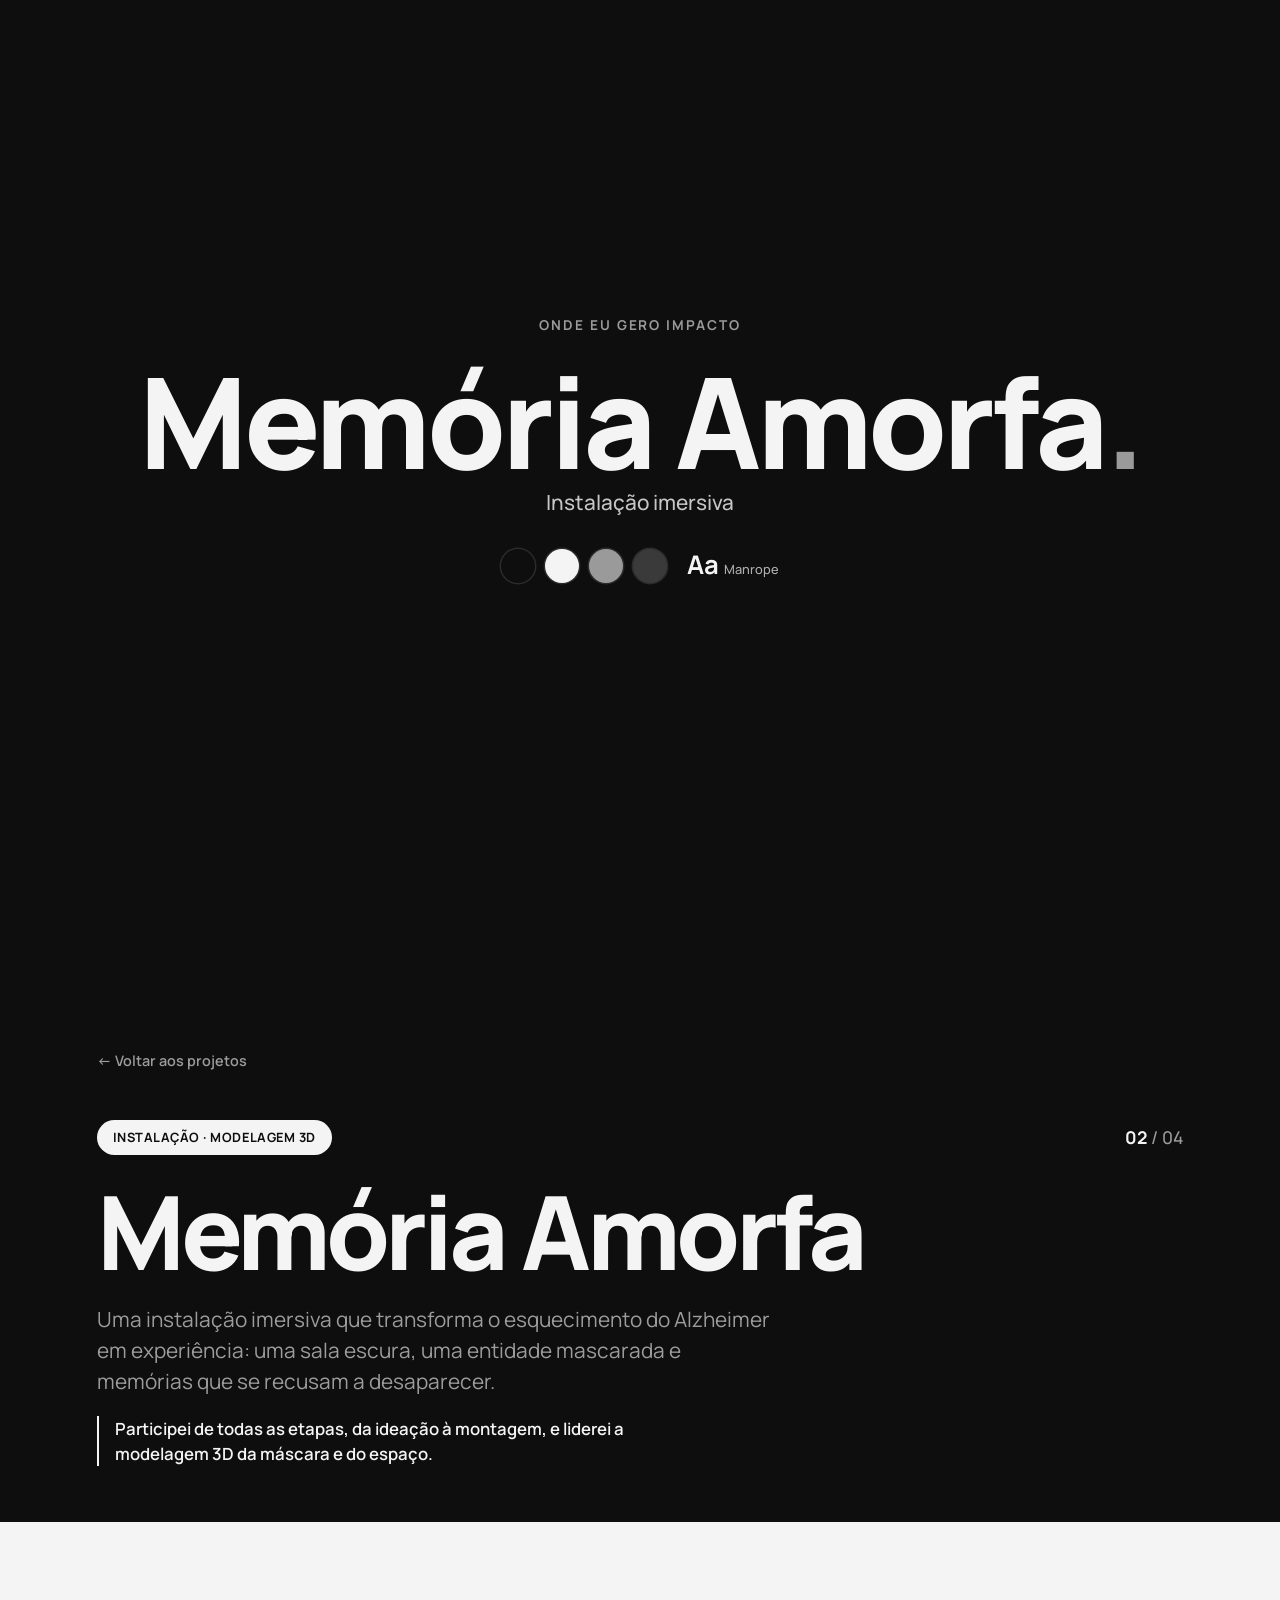
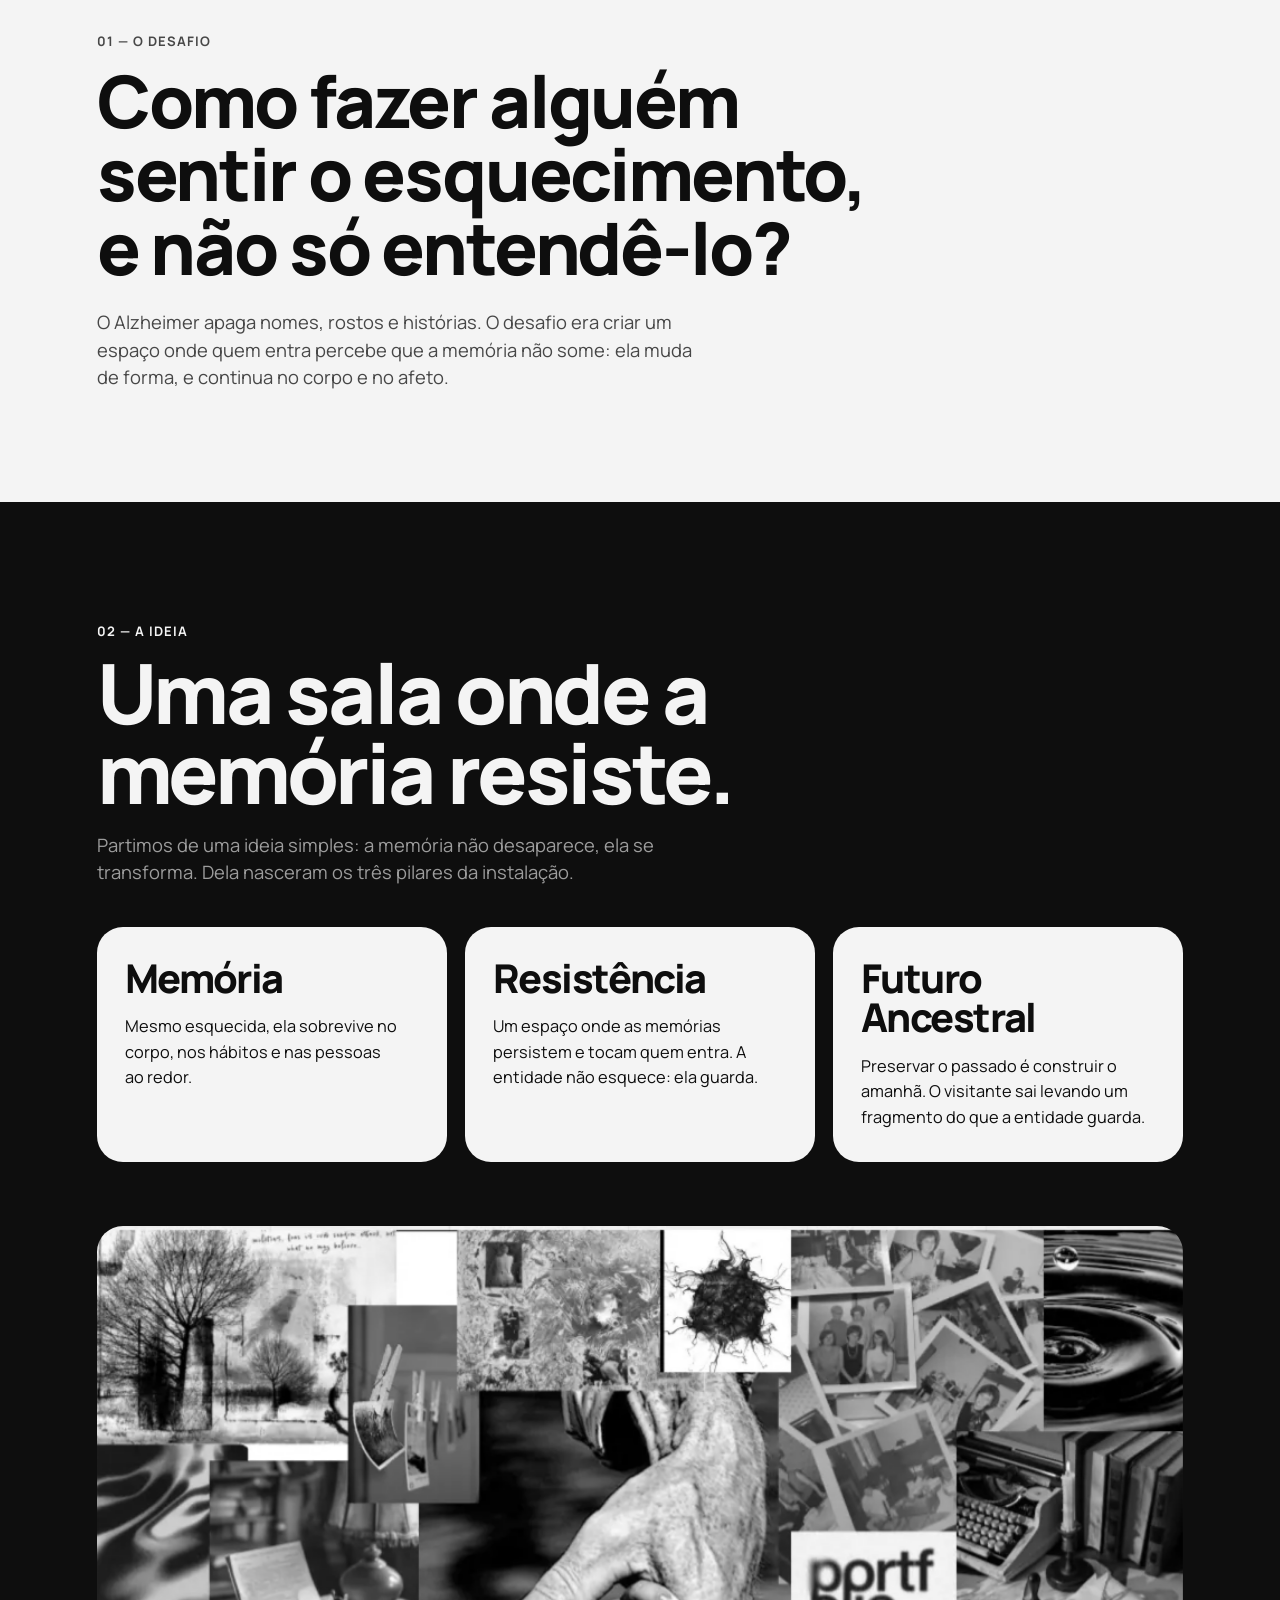
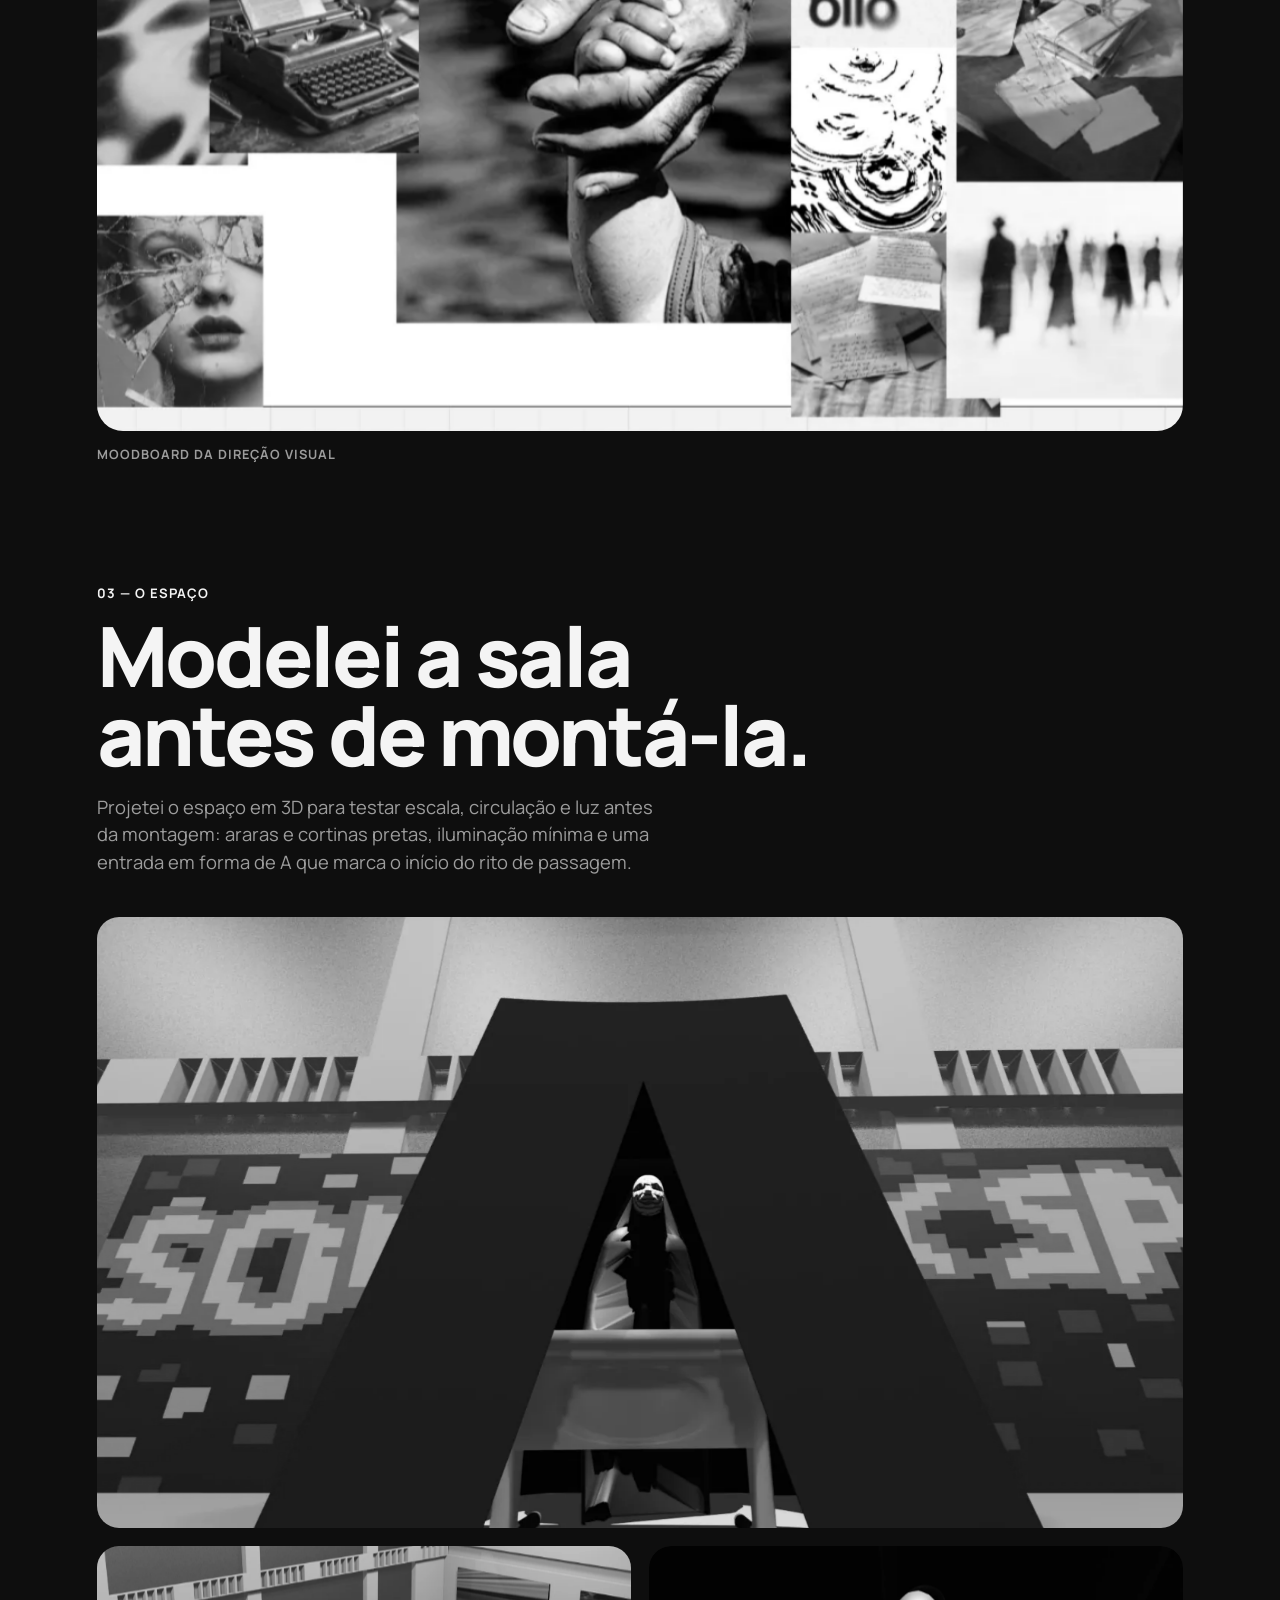
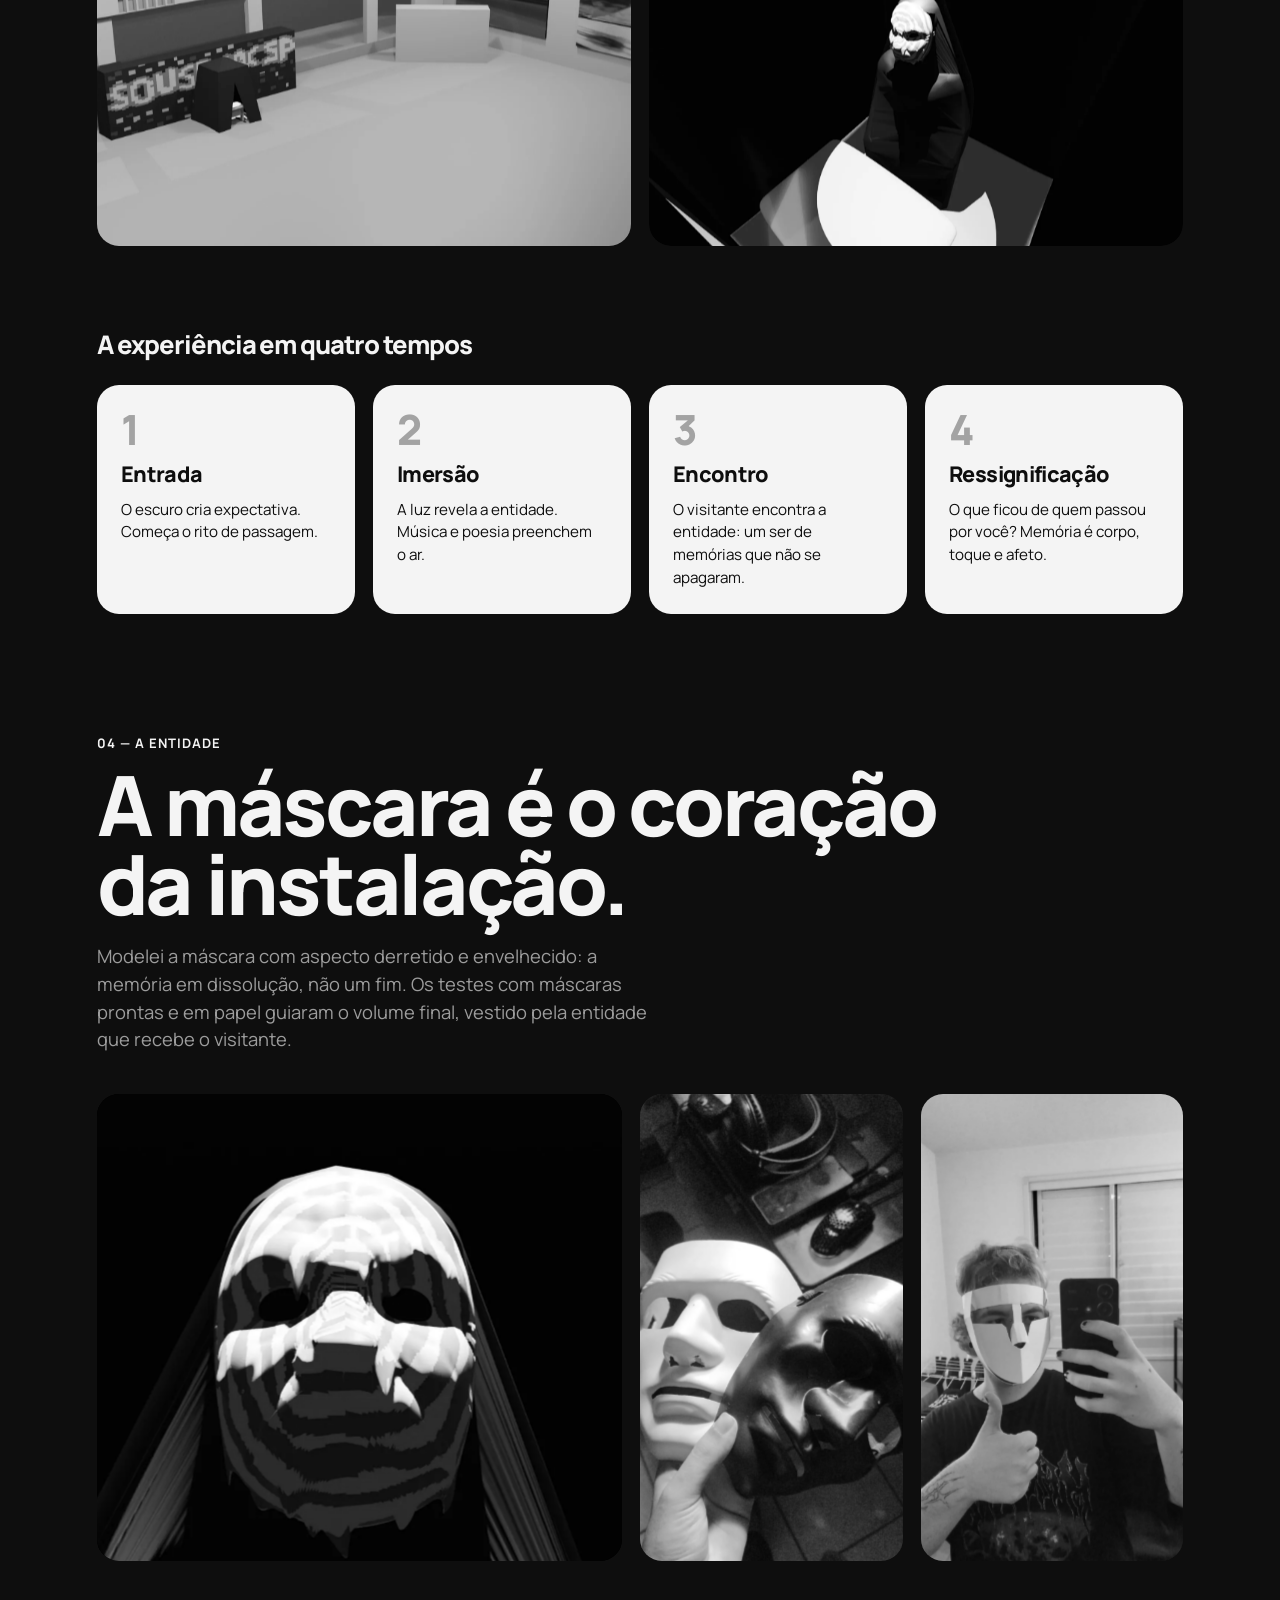
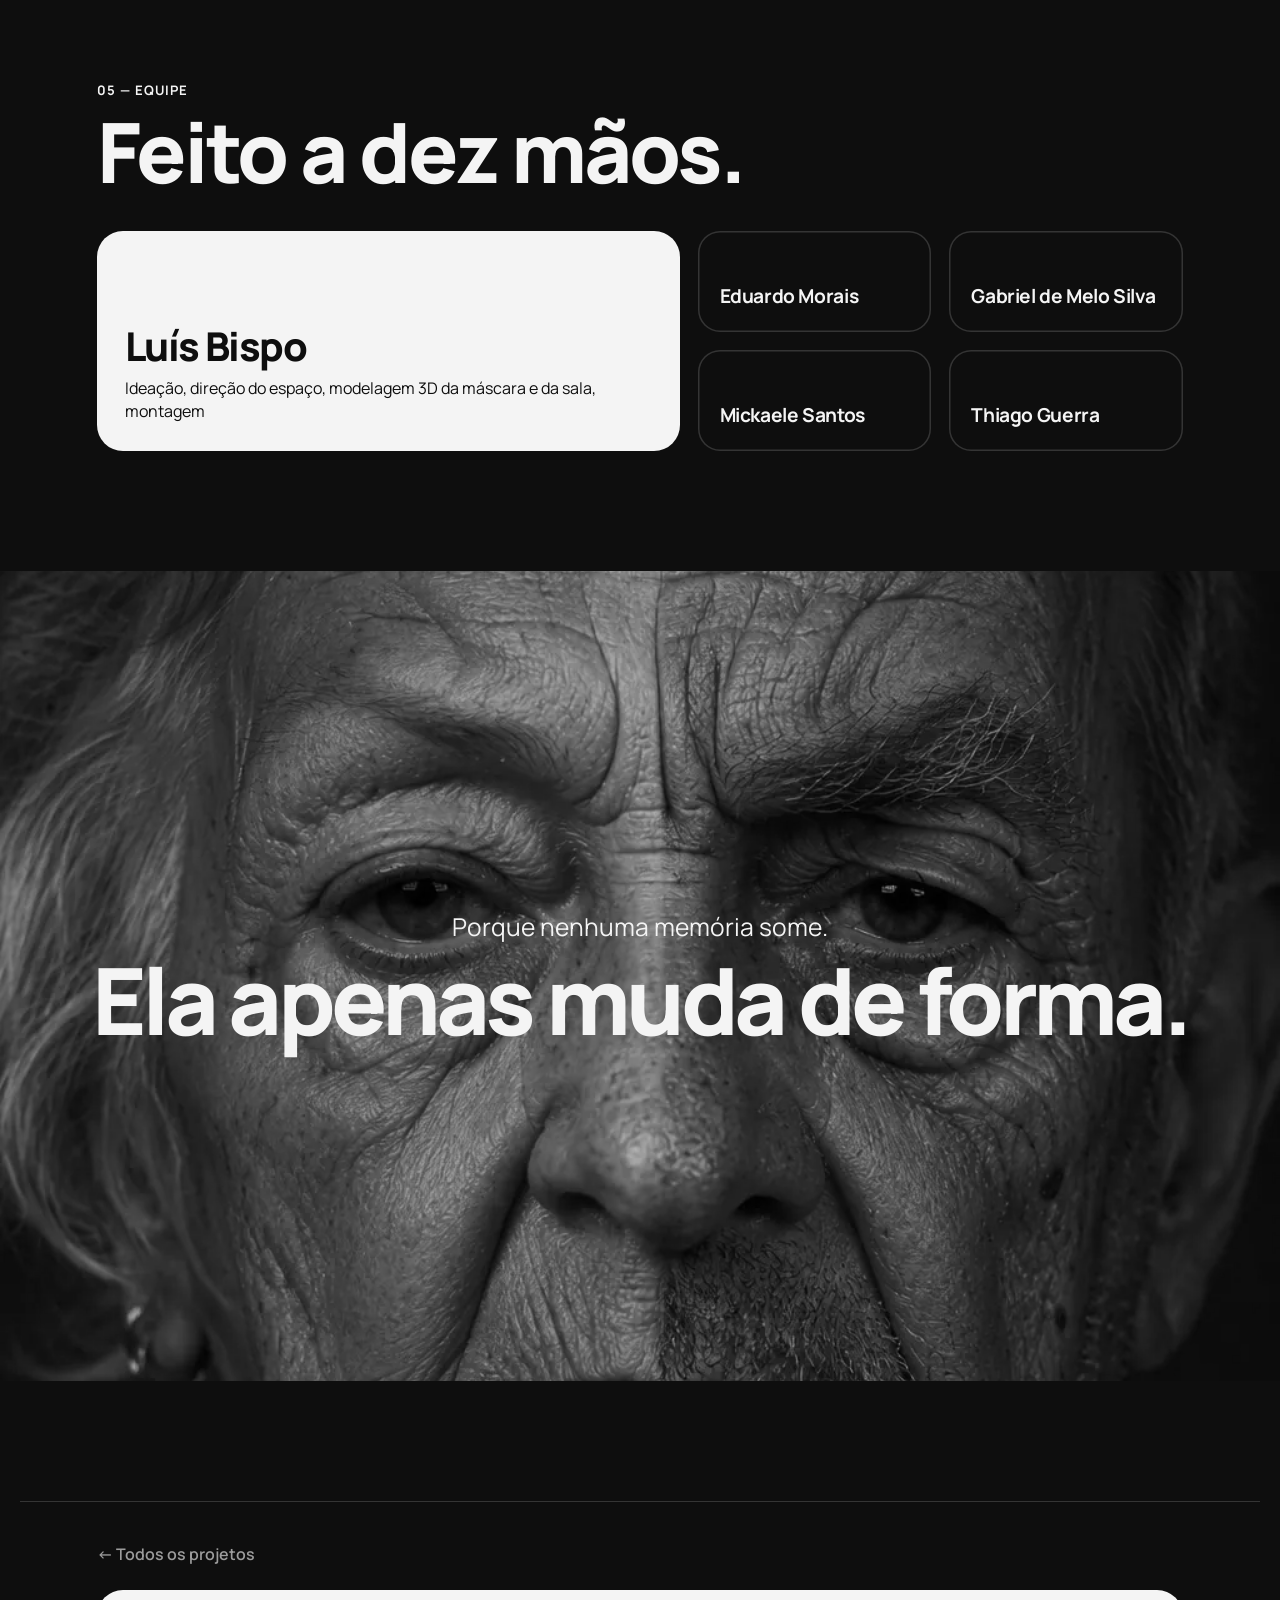
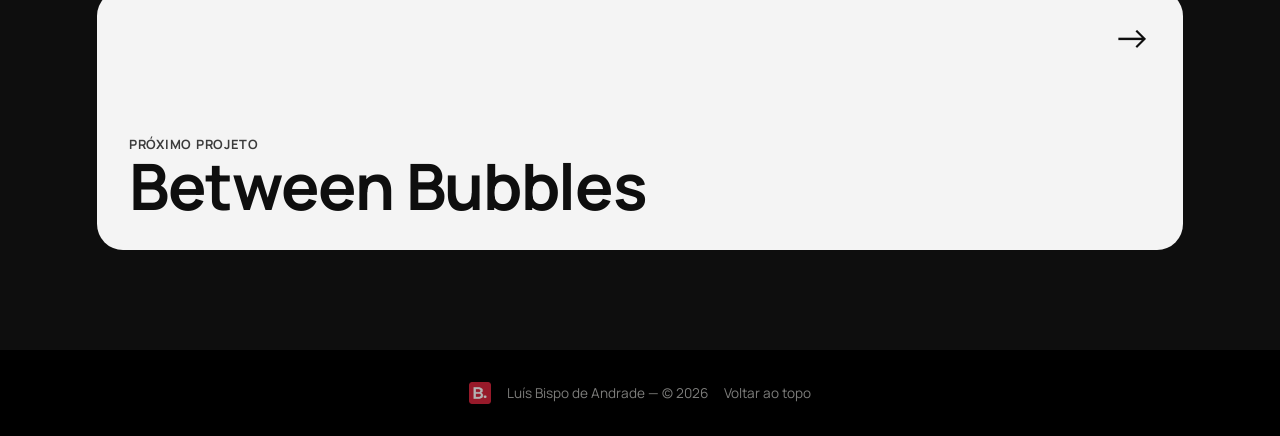
<file: memoria-amorfa.html>
<!DOCTYPE html>
<html lang="pt-BR">
<head>
<meta charset="UTF-8">
<meta name="viewport" content="width=device-width, initial-scale=1.0">
<title>Memória Amorfa — Luís Bispo</title>
<meta name="description" content="Memória Amorfa: instalação imersiva sobre Alzheimer e memória. Da ideação à montagem, com modelagem 3D da máscara e do espaço por Luís Bispo.">
<meta name="theme-color" content="#0E0E0E">

<link rel="canonical" href="https://lu-s-bispo-produtor-multim-dia.vercel.app/memoria-amorfa.html">
<meta property="og:type" content="article">
<meta property="og:locale" content="pt_BR">
<meta property="og:site_name" content="Luís Bispo">
<meta property="og:url" content="https://lu-s-bispo-produtor-multim-dia.vercel.app/memoria-amorfa.html">
<meta property="og:title" content="Memória Amorfa — Luís Bispo">
<meta property="og:description" content="Instalação imersiva sobre Alzheimer, memória e ancestralidade.">
<meta property="og:image" content="https://lu-s-bispo-produtor-multim-dia.vercel.app/assets/projetos/memoria-amorfa/og.jpg">
<meta property="og:image:width" content="1200">
<meta property="og:image:height" content="630">
<meta name="twitter:card" content="summary_large_image">

<link rel="icon" type="image/png" href="Favicon.png">
<link rel="stylesheet" href="style.css">
<link rel="preconnect" href="https://fonts.googleapis.com">
<link rel="preconnect" href="https://fonts.gstatic.com" crossorigin>
<link href="https://fonts.googleapis.com/css2?family=Bricolage+Grotesque:opsz,wght@12..96,400..800&family=Instrument+Sans:ital,wght@0,400..700;1,400..700&family=Manrope:wght@300..800&display=swap" rel="stylesheet">
</head>

<!-- tema-amorfa: identidade do Memória Amorfa (preto, branco e cinzas, Manrope) só nesta página -->
<!-- data-idv-*: configuração da abertura com troca de IDV (ver troca-idv.js) -->
<body class="pagina-projeto tema-amorfa" style="--cor-projeto:#F4F4F4"
      data-idv-marca="Memória Amorfa"
      data-idv-descricao="Instalação imersiva"
      data-idv-fundo="#0E0E0E"
      data-idv-texto="#F4F4F4"
      data-idv-destaque="#9A9A9A"
      data-idv-cores="#0E0E0E #F4F4F4 #9A9A9A #3A3A3A"
      data-idv-fonte="Manrope">
<script src="troca-idv.js"></script>

<header class="site-header">
    <a href="index.html#topo" class="mark" aria-label="Início" data-transicao>
        <img src="Favicon.png" alt="">
    </a>
    <button class="menu-toggle" aria-expanded="false" aria-controls="nav-menu" aria-label="Abrir menu">
        <span></span><span></span><span></span>
    </button>
    <nav id="nav-menu" class="nav">
        <a href="index.html#projetos" data-transicao>Projetos</a>
        <a href="index.html#trajetoria" data-transicao>Trajetória</a>
        <a href="index.html#sobre" data-transicao>Sobre</a>
        <a href="index.html#contato" class="nav-cta" data-transicao>Contato</a>
    </nav>
</header>

<main>

    <!-- ===================== CAPA ===================== -->
    <section class="projeto-capa capa-cheia capa-amorfa">
        <div class="projeto-capa-moldura">
            <img src="assets/projetos/memoria-amorfa/capa.webp" alt="Retrato em close de um rosto idoso, metade feminino e metade masculino, com rugas marcadas." fetchpriority="high">
        </div>
        <div class="capa-titulo" aria-hidden="true">
            <span>memória</span>
            <b>Amorfa</b>
        </div>
        <a href="#amorfa-abertura" class="capa-seta" aria-label="Ir para o conteúdo"><span></span></a>
    </section>

    <!-- ===================== ABERTURA ===================== -->
    <section class="projeto-hero" id="amorfa-abertura">
        <a href="index.html#projetos" class="voltar" data-transicao>← Voltar aos projetos</a>

        <div class="projeto-hero-topo">
            <span class="proj-tag">Instalação · Modelagem 3D</span>
            <span class="projeto-numero">02 <i>/ 04</i></span>
        </div>

        <h1>Memória Amorfa</h1>
        <p class="projeto-resumo">Uma instalação imersiva que transforma o esquecimento do Alzheimer em experiência: uma sala escura, uma entidade mascarada e memórias que se recusam a desaparecer.</p>
        <p class="projeto-papel">Participei de todas as etapas, da ideação à montagem, e liderei a modelagem 3D da máscara e do espaço.</p>
    </section>

    <!-- ===================== 01 · O DESAFIO ===================== -->
    <section class="desafio revelar">
        <span class="capitulo-num">01 — O desafio</span>
        <p class="desafio-frase">Como fazer alguém sentir o esquecimento, e não só entendê-lo?</p>
        <p class="desafio-linha">O Alzheimer apaga nomes, rostos e histórias. O desafio era criar um espaço onde quem entra percebe que a memória não some: ela muda de forma, e continua no corpo e no afeto.</p>
    </section>

    <!-- ===================== 02 · A IDEIA ===================== -->
    <section class="capitulo revelar">
        <span class="capitulo-num">02 — A ideia</span>
        <h2>Uma sala onde a memória resiste.</h2>
        <p>Partimos de uma ideia simples: a memória não desaparece, ela se transforma. Dela nasceram os três pilares da instalação.</p>
    </section>

    <section class="pilares">
        <article class="pilar revelar">
            <h3>Memória</h3>
            <p>Mesmo esquecida, ela sobrevive no corpo, nos hábitos e nas pessoas ao redor.</p>
        </article>
        <article class="pilar revelar">
            <h3>Resistência</h3>
            <p>Um espaço onde as memórias persistem e tocam quem entra. A entidade não esquece: ela guarda.</p>
        </article>
        <article class="pilar revelar">
            <h3>Futuro Ancestral</h3>
            <p>Preservar o passado é construir o amanhã. O visitante sai levando um fragmento do que a entidade guarda.</p>
        </article>
    </section>

    <figure class="moodboard revelar">
        <div class="galeria-item moodboard-imagem">
            <img src="assets/projetos/memoria-amorfa/moodboard.webp" alt="Moodboard do projeto: mãos idosas e infantis, fotos antigas, máquina de escrever, cartas e silhuetas em névoa." loading="lazy" width="1088" height="806">
        </div>
        <figcaption>Moodboard da direção visual</figcaption>
    </figure>

    <!-- ===================== 03 · O ESPAÇO ===================== -->
    <section class="capitulo revelar">
        <span class="capitulo-num">03 — O espaço</span>
        <h2>Modelei a sala antes de montá-la.</h2>
        <p>Projetei o espaço em 3D para testar escala, circulação e luz antes da montagem: araras e cortinas pretas, iluminação mínima e uma entrada em forma de A que marca o início do rito de passagem.</p>
    </section>

    <section class="renders">
        <figure class="galeria-item render-largo revelar">
            <div class="visualizador3d" data-modelo3d="assets/projetos/memoria-amorfa/espaco.glb" data-materiais="originais" data-foco="tenda,sousenac" data-camera="0.55,0.35,0.95">
                <img src="assets/projetos/memoria-amorfa/render-entrada.webp" alt="Modelo 3D do espaço da instalação, modelado por Luís Bispo: um grande A preto diante do painel em pixels, com a entidade dentro." loading="lazy" width="1600" height="900">
                <span class="visualizador3d-dica" aria-hidden="true">Arraste para girar</span>
            </div>
        </figure>
        <figure class="galeria-item revelar">
            <img src="assets/projetos/memoria-amorfa/render-sala.webp" alt="Render 3D da sala com a estrutura da instalação vista de longe." loading="lazy" width="1600" height="900">
        </figure>
        <figure class="galeria-item revelar">
            <img src="assets/projetos/memoria-amorfa/render-entidade.webp" alt="Render 3D da entidade mascarada iluminada no escuro." loading="lazy" width="1600" height="900">
        </figure>
    </section>

    <section class="jornada" aria-labelledby="jornada-titulo">
        <h3 id="jornada-titulo" class="jornada-titulo revelar">A experiência em quatro tempos</h3>
        <ol>
            <li class="revelar"><span>1</span><b>Entrada</b><p>O escuro cria expectativa. Começa o rito de passagem.</p></li>
            <li class="revelar"><span>2</span><b>Imersão</b><p>A luz revela a entidade. Música e poesia preenchem o ar.</p></li>
            <li class="revelar"><span>3</span><b>Encontro</b><p>O visitante encontra a entidade: um ser de memórias que não se apagaram.</p></li>
            <li class="revelar"><span>4</span><b>Ressignificação</b><p>O que ficou de quem passou por você? Memória é corpo, toque e afeto.</p></li>
        </ol>
    </section>

    <!-- ===================== 04 · A ENTIDADE ===================== -->
    <section class="capitulo revelar">
        <span class="capitulo-num">04 — A entidade</span>
        <h2>A máscara é o coração da instalação.</h2>
        <p>Modelei a máscara com aspecto derretido e envelhecido: a memória em dissolução, não um fim. Os testes com máscaras prontas e em papel guiaram o volume final, vestido pela entidade que recebe o visitante.</p>
    </section>

    <section class="entidade">
        <figure class="galeria-item entidade-principal revelar">
            <div class="visualizador3d" data-modelo3d="assets/projetos/memoria-amorfa/mascara.glb" data-cor="#d9d9d9">
                <img src="assets/projetos/memoria-amorfa/mascara-render.webp" alt="Modelo 3D da máscara derretida da entidade, modelado por Luís Bispo." loading="lazy" width="1600" height="900">
                <span class="visualizador3d-dica" aria-hidden="true">Arraste para girar</span>
            </div>
        </figure>
        <figure class="galeria-item entidade-foto revelar">
            <img src="assets/projetos/memoria-amorfa/mascaras.webp" alt="Mão segurando duas máscaras de teste, uma branca e uma preta." loading="lazy" width="899" height="1599">
        </figure>
        <figure class="galeria-item entidade-foto revelar">
            <img src="assets/projetos/memoria-amorfa/mascara-teste.webp" alt="Teste da máscara de papel sendo usada." loading="lazy" width="899" height="1599">
        </figure>
    </section>

    <!-- ===================== 05 · EQUIPE ===================== -->
    <section class="capitulo revelar">
        <span class="capitulo-num">05 — Equipe</span>
        <h2>Feito a dez mãos.</h2>
    </section>

    <section class="equipe revelar">
        <article class="equipe-destaque">
            <b>Luís Bispo</b>
            <span>Ideação, direção do espaço, modelagem 3D da máscara e da sala, montagem</span>
        </article>
        <ul>
            <li>Eduardo Morais</li>
            <li>Gabriel de Melo Silva</li>
            <li>Mickaele Santos</li>
            <li>Thiago Guerra</li>
        </ul>
    </section>

    <!-- ===================== FECHO ===================== -->
    <section class="fecho-amorfa">
        <img src="assets/projetos/memoria-amorfa/capa.webp" alt="" loading="lazy">
        <div class="revelar">
            <p>Porque nenhuma memória some.</p>
            <strong>Ela apenas muda de forma.</strong>
        </div>
    </section>

    <!-- ===================== PRÓXIMO PROJETO ===================== -->
    <nav class="projeto-navegacao" aria-label="Outros projetos">
        <a href="index.html#projetos" class="projeto-anterior" data-transicao>← Todos os projetos</a>

        <a href="between-bubbles.html" class="projeto-seguinte" data-transicao>
            <span class="projeto-seguinte-rotulo">Próximo projeto</span>
            <span class="projeto-seguinte-nome">Between Bubbles</span>
            <span class="projeto-seguinte-seta" aria-hidden="true">→</span>
        </a>
    </nav>

</main>

<footer class="site-footer">
    <img src="Favicon.png" alt="">
    <p>Luís Bispo de Andrade — © <span id="ano"></span></p>
    <a href="#">Voltar ao topo</a>
</footer>

<script src="script.js"></script>
<script type="module" src="visualizador3d.js"></script>
</body>
</html>
</file>
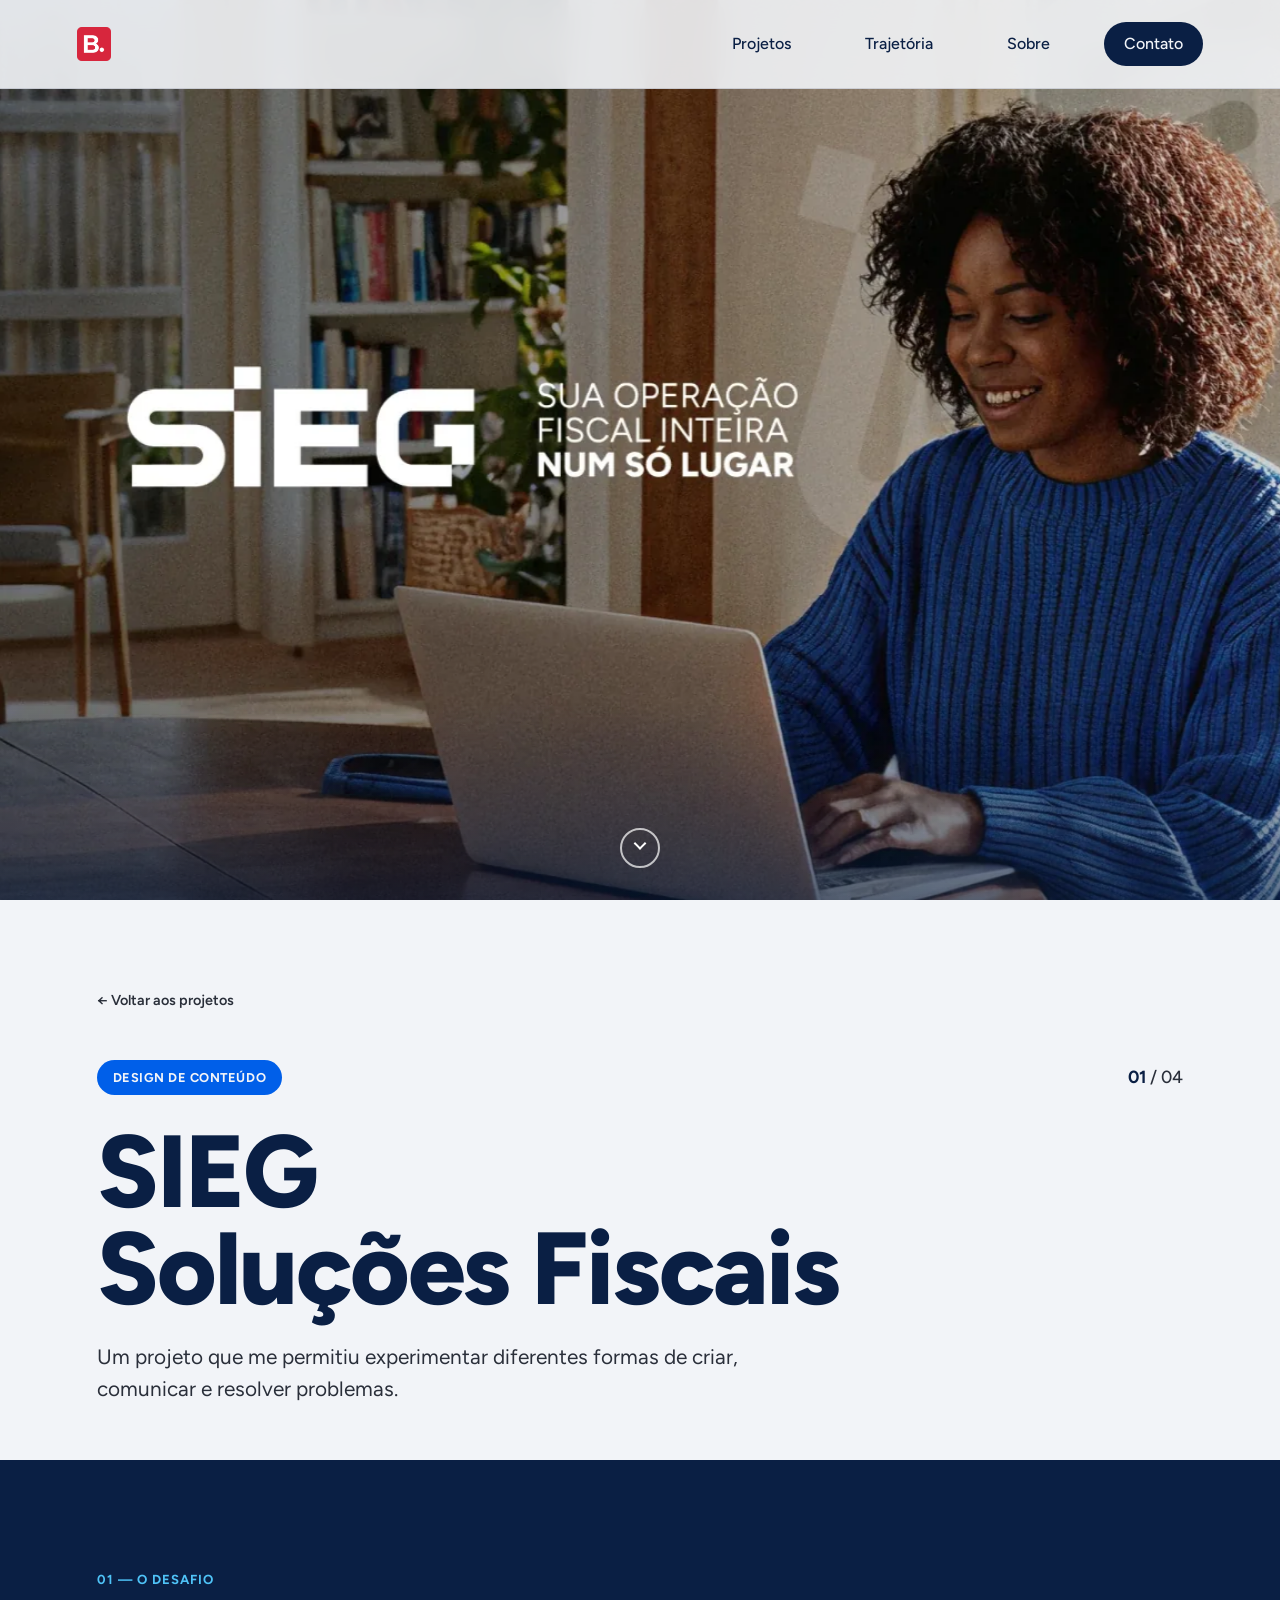
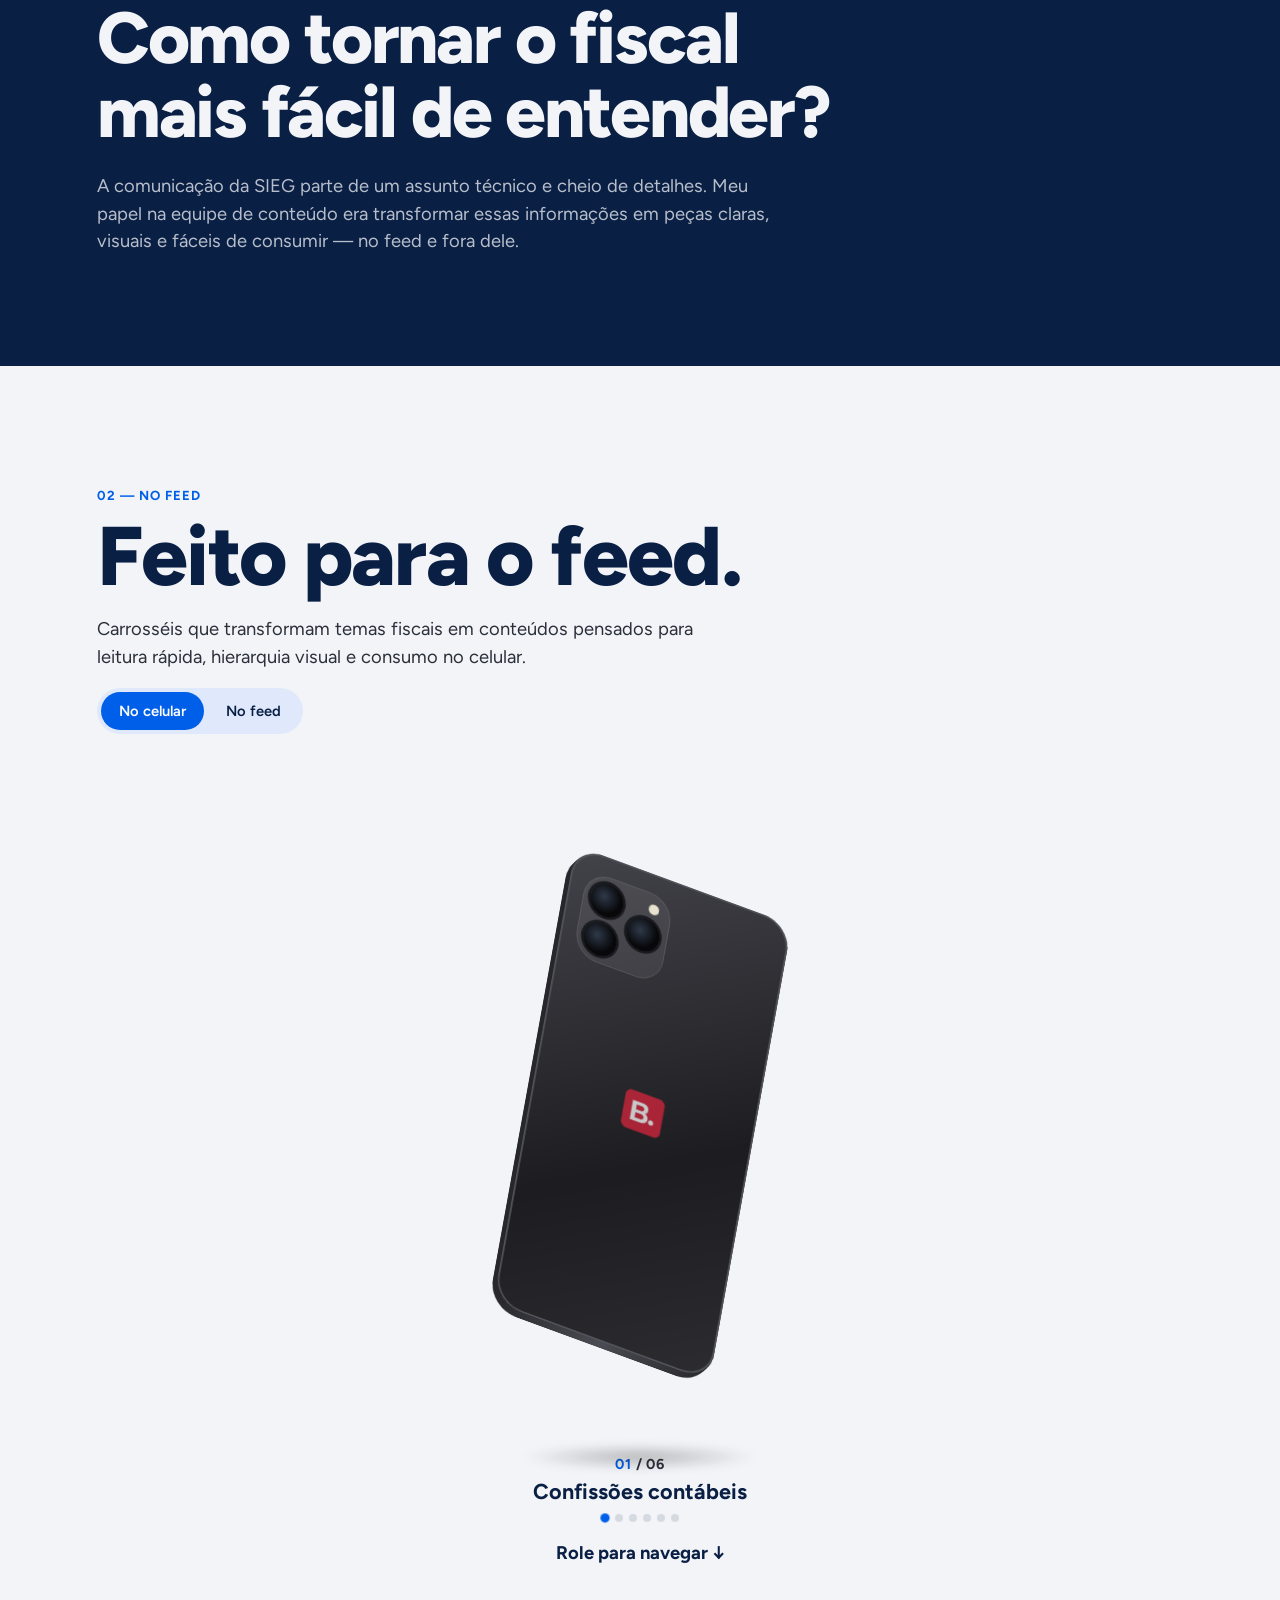
<file: sieg.html>
<!DOCTYPE html>
<html lang="pt-BR">
<head>
<meta charset="UTF-8">
<meta name="viewport" content="width=device-width, initial-scale=1.0">
<title>SIEG Soluções Fiscais — Luís Bispo</title>
<meta name="description" content="Um ano como designer na equipe de conteúdo da SIEG: carrosséis para o Instagram, peças internas e externas, produções audiovisuais e ferramentas para outras equipes.">
<meta name="theme-color" content="#005FE9">

<link rel="canonical" href="https://lu-s-bispo-produtor-multim-dia.vercel.app/sieg.html">
<meta property="og:type" content="article">
<meta property="og:locale" content="pt_BR">
<meta property="og:site_name" content="Luís Bispo">
<meta property="og:url" content="https://lu-s-bispo-produtor-multim-dia.vercel.app/sieg.html">
<meta property="og:title" content="SIEG Soluções Fiscais — Luís Bispo">
<meta property="og:description" content="Carrosséis, peças internas e externas, audiovisual e ferramentas criadas na equipe de conteúdo da SIEG.">
<meta property="og:image" content="https://lu-s-bispo-produtor-multim-dia.vercel.app/assets/projetos/sieg/og.jpg">
<meta property="og:image:width" content="1200">
<meta property="og:image:height" content="630">
<meta name="twitter:card" content="summary_large_image">

<link rel="icon" type="image/png" href="Favicon.png">
<link rel="stylesheet" href="style.css">
<link rel="preconnect" href="https://fonts.googleapis.com">
<link rel="preconnect" href="https://fonts.gstatic.com" crossorigin>
<link href="https://fonts.googleapis.com/css2?family=Bricolage+Grotesque:opsz,wght@12..96,400..800&family=Instrument+Sans:ital,wght@0,400..700;1,400..700&family=Figtree:ital,wght@0,400..900;1,400..900&display=swap" rel="stylesheet">
</head>

<!-- tema-sieg: aplica a identidade visual da SIEG (cores institucionais + Figtree) só nesta página -->
<!-- data-idv-*: configuração da abertura com troca de IDV (ver troca-idv.js) -->
<body class="pagina-projeto tema-sieg" style="--cor-projeto:#005FE9"
      data-idv-marca="SIEG"
      data-idv-descricao="Soluções Fiscais"
      data-idv-fundo="#0A1F44"
      data-idv-texto="#FFFFFF"
      data-idv-destaque="#4FC3F7"
      data-idv-cores="#005FE9 #2F8CFF #4FC3F7 #13346F"
      data-idv-fonte="Figtree">
<script src="troca-idv.js"></script>

<header class="site-header">
    <a href="index.html#topo" class="mark" aria-label="Início" data-transicao>
        <img src="Favicon.png" alt="">
    </a>
    <button class="menu-toggle" aria-expanded="false" aria-controls="nav-menu" aria-label="Abrir menu">
        <span></span><span></span><span></span>
    </button>
    <nav id="nav-menu" class="nav">
        <a href="index.html#projetos" data-transicao>Projetos</a>
        <a href="index.html#trajetoria" data-transicao>Trajetória</a>
        <a href="index.html#sobre" data-transicao>Sobre</a>
        <a href="index.html#contato" class="nav-cta" data-transicao>Contato</a>
    </nav>
</header>

<main>

    <!-- ===================== CAPA ===================== -->
    <section class="projeto-capa capa-cheia">
        <div class="projeto-capa-moldura">
            <img src="assets/projetos/sieg/capa.webp" alt="SIEG — Sua operação fiscal inteira num só lugar. Mulher sorrindo trabalhando no notebook." fetchpriority="high">
        </div>
        <a href="#sieg-abertura" class="capa-seta" aria-label="Ir para o conteúdo"><span></span></a>
    </section>

    <!-- ===================== ABERTURA ===================== -->
    <section class="projeto-hero" id="sieg-abertura">
        <a href="index.html#projetos" class="voltar" data-transicao>← Voltar aos projetos</a>

        <div class="projeto-hero-topo">
            <span class="proj-tag">Design de Conteúdo</span>
            <span class="projeto-numero">01 <i>/ 04</i></span>
        </div>

        <h1>SIEG <span class="junto">Soluções Fiscais</span></h1>
        <p class="projeto-resumo">Um projeto que me permitiu experimentar diferentes formas de criar, comunicar e resolver problemas.</p>
    </section>

    <!-- ===================== 01 · O DESAFIO ===================== -->
    <section class="desafio revelar">
        <span class="capitulo-num">01 — O desafio</span>
        <p class="desafio-frase">Como tornar o fiscal mais fácil de entender?</p>
        <p class="desafio-linha">A comunicação da SIEG parte de um assunto técnico e cheio de detalhes. Meu papel na equipe de conteúdo era transformar essas informações em peças claras, visuais e fáceis de consumir — no feed e fora dele.</p>
    </section>

    <!-- ===================== FEED (celular 3D) =====================
         Para adicionar uma arte: crie um <article class="ig-post"> com uma <img> por slide.
         O script monta o cabeçalho, os pontinhos e os ícones do Instagram sozinho.
         data-titulo aparece ao lado do celular enquanto o post está na tela. -->
    <section class="vitrine" data-vitrine data-usuario="siegsolucoes" data-avatar="assets/projetos/sieg/avatar.png" aria-labelledby="vitrine-titulo">

        <div class="vitrine-intro capitulo revelar">
            <span class="capitulo-num">02 — No feed</span>
            <h2 id="vitrine-titulo">Feito para o feed.</h2>
            <p>Carrosséis que transformam temas fiscais em conteúdos pensados para leitura rápida, hierarquia visual e consumo no celular.</p>

            <div class="vitrine-alternar" role="group" aria-label="Como ver as artes">
                <button type="button" data-ver="celular" aria-pressed="true">No celular</button>
                <button type="button" data-ver="grade" aria-pressed="false">No feed</button>
            </div>
        </div>

        <div class="vitrine-trilho">
            <div class="vitrine-palco">

                <div class="celular-cena">
                    <div class="celular" role="img" aria-label="Celular mostrando o feed do Instagram da SIEG com as artes criadas por Luís Bispo">

                        <div class="celular-face celular-frente">
                            <div class="celular-tela">

                                <div class="ig-status" aria-hidden="true">
                                    <span>9:41</span>
                                    <span class="ig-status-icones"><i class="ig-sinal"></i><i class="ig-wifi"></i><i class="ig-bateria"></i></span>
                                </div>

                                <div class="ig-topo" aria-hidden="true">
                                    <svg viewBox="0 0 24 24"><path d="M15 5 8 12l7 7"/></svg>
                                    <div>
                                        <small data-ig-usuario>SIEGSOLUCOES</small>
                                        <b>Publicações</b>
                                    </div>
                                </div>

                                <div class="ig-rolagem">
                                    <div class="ig-feed">

                                        <article class="ig-post" data-titulo="Confissões contábeis">
                                            <img src="assets/projetos/sieg/feed/01-1.webp" alt="Confissões contábeis, slide 1: Confessa que… Já passou o fechamento caçando documento." width="1080" height="1440">
                                            <img src="assets/projetos/sieg/feed/01-2.webp" alt="Confissões contábeis, slide 2: Confessa que… Já cobrou o mesmo XML mais de uma vez." width="1080" height="1440">
                                            <img src="assets/projetos/sieg/feed/01-3.webp" alt="Confissões contábeis, slide 3: Confessa que… Já descobriu uma pendência quando o prazo já estava batendo na porta." width="1080" height="1440">
                                            <img src="assets/projetos/sieg/feed/01-4.webp" alt="Confissões contábeis, slide 4: Confessa que… Já abriu o Portal do e-CAC até esquecer o que estava procurando." width="1080" height="1440">
                                            <img src="assets/projetos/sieg/feed/01-5.webp" alt="Confissões contábeis, slide 5: Confessa que… Já chamou uma planilha de “automação”." width="1080" height="1440">
                                            <img src="assets/projetos/sieg/feed/01-6.webp" alt="Confissões contábeis, slide 6: Confessa que… Já emitiu nota para o cliente porque era “mais rápido fazer”." width="1080" height="1440">
                                            <p class="ig-legenda">Confessa... alguma dessas é verdade? 😂<br><br>Caçar documento, cobrar XML de novo, abrir portal sem fim, descobrir pendência em cima da hora e ainda chamar planilha de automação.<br><br>Quem trabalha com contabilidade sabe que tem coisa que a gente até normaliza de tanto repetir, mas não precisa ser assim.<br><br>Com a SIEG, boa parte dessas rotinas pode ser automatizada, centralizada e acompanhada com muito mais controle.<br><br>Agora queremos saber, qual dessas confissões é mais a cara da sua rotina?</p>
                                        </article>

                                        <article class="ig-post" data-titulo="3 recursos que fazem diferença">
                                            <img src="assets/projetos/sieg/feed/02-1.webp" alt="3 recursos da SIEG, slide 1: Monitor antigo: existem funcionalidades que podem tirar etapas inteiras da rotina da sua equipe." width="1073" height="1440">
                                            <img src="assets/projetos/sieg/feed/02-2.webp" alt="3 recursos da SIEG, slide 2: A SIEG pode buscar os documentos direto da fonte." width="1073" height="1440">
                                            <img src="assets/projetos/sieg/feed/02-3.webp" alt="3 recursos da SIEG, slide 3: Dá para acompanhar a situação fiscal da carteira em um único painel." width="1073" height="1440">
                                            <img src="assets/projetos/sieg/feed/02-4.webp" alt="3 recursos da SIEG, slide 4: Sim, a SIEG também tem Emissor Fiscal." width="1073" height="1440">
                                            <img src="assets/projetos/sieg/feed/02-5.webp" alt="3 recursos da SIEG, slide 5: E sim: quanto a SIEG pode simplificar sua rotina?." width="1073" height="1440">
                                            <p class="ig-legenda">Ter os documentos fiscais organizados em um só lugar já ajuda bastante.<br><br>Mas usar a SIEG pode ir muito além disso.<br><br>Existem funcionalidades que eliminam etapas inteiras da rotina do escritório, reduzem acessos manuais e ainda ajudam sua equipe a ganhar mais tempo para o que realmente importa.<br><br>Neste carrossel, separamos 3 recursos que fazem diferença no dia a dia e todo mundo tem que saber.<br><br>📄 Captura automática de documentos fiscais<br>🔎 Acompanhamento de pendências em um único painel<br>🧾 Emissão fiscal dentro da estrutura do escritório<br><br>Arraste para o lado e veja como aproveitar melhor a SIEG na rotina do seu escritório.</p>
                                        </article>

                                        <article class="ig-post" data-titulo="5 coisas que assombram todo contador">
                                            <img src="assets/projetos/sieg/feed/03-1.webp" alt="5 coisas que assombram todo contador, slide 1: 5 coisas que assombram todo contador." width="1080" height="1440">
                                            <img src="assets/projetos/sieg/feed/03-2.webp" alt="5 coisas que assombram todo contador, slide 2: Chegar no fechamento sem documento, descobrir pendência em cima do prazo, abrir portal por portal, receber documentos por todo lugar e depender da planilha que só um entende." width="1080" height="1440">
                                            <img src="assets/projetos/sieg/feed/03-3.webp" alt="5 coisas que assombram todo contador, slide 3: Mas sabe o que é menos assustador? Não precisar resolver tudo isso manualmente." width="1080" height="1440">
                                            <img src="assets/projetos/sieg/feed/03-4.webp" alt="5 coisas que assombram todo contador, slide 4: Na SIEG a gente deixa o terror para os filmes. Na rotina fiscal, dá para simplificar." width="1080" height="1440">
                                            <p class="ig-legenda">Tem coisa que assusta mais o contador do que filme de terror.<br><br>Documento faltando no fechamento, pendência descoberta em cima da hora, portal para todo lado, arquivo espalhado e aquela planilha que ninguém pode mexer porque “só uma pessoa entende”, quem vive a rotina contábil sabe que o verdadeiro susto muitas vezes está no processo manual.<br><br>A boa notícia é que boa parte disso pode ser simplificado. Com a SIEG, sua operação ganha mais organização, automação e visibilidade para lidar com documentos, pendências e tarefas repetitivas sem transformar cada fechamento em um novo capítulo de terror.<br><br>Quer levar mais simplicidade para a rotina de seu dia a dia? Conheça a SIEG pelo link da bio.</p>
                                        </article>

                                        <article class="ig-post" data-titulo="E se R$ 31 mil virassem eficiência?">
                                            <img src="assets/projetos/sieg/feed/04-1.webp" alt="E se R$ 31 mil virassem eficiência, slide 1: E se R$ 31.000,00 virassem eficiência?." width="1080" height="1440">
                                            <img src="assets/projetos/sieg/feed/04-2.webp" alt="E se R$ 31 mil virassem eficiência, slide 2: O novo celular da maçã chega ao Brasil custando R$ 30.999,00. Mas sabe quantos CNPJs dá para gerenciar na SIEG com esse valor?." width="1080" height="1440">
                                            <img src="assets/projetos/sieg/feed/04-3.webp" alt="E se R$ 31 mil virassem eficiência, slide 3: 27.000 CNPJs no SIEG Control." width="1080" height="1440">
                                            <img src="assets/projetos/sieg/feed/04-4.webp" alt="E se R$ 31 mil virassem eficiência, slide 4: 15.000 CNPJs no SIEG Flow." width="1080" height="1440">
                                            <img src="assets/projetos/sieg/feed/04-5.webp" alt="E se R$ 31 mil virassem eficiência, slide 5: 7.000 CNPJs no SIEG Essential." width="1080" height="1440">
                                            <img src="assets/projetos/sieg/feed/04-6.webp" alt="E se R$ 31 mil virassem eficiência, slide 6: Tem tecnologia que cabe no seu bolso e, acredite, nem estamos falando da maçã." width="1080" height="1440">
                                            <p class="ig-legenda">Tem tecnologia que chama a atenção pelo preço e outras que chamam a atenção pelo que conseguem fazer pelo seu negócio. 👀<br><br>Na hora de investir em tecnologia, vale pensar não só no que ela custa, mas no quanto ela pode ajudar sua operação a ganhar produtividade, organização e escala.<br><br>Clique no link da BIO e conheça a SIEG!</p>
                                        </article>

                                        <article class="ig-post" data-titulo="O olhar da Miranda">
                                            <img src="assets/projetos/sieg/feed/05-1.webp" alt="O olhar da Miranda, slide 1: Miranda Priestly séria: contador dependendo de cliente para receber notas." width="1080" height="1440">
                                            <img src="assets/projetos/sieg/feed/05-2.webp" alt="O olhar da Miranda, slide 2: Miranda Priestly séria: contabilidade armazenando docs em HDs." width="1080" height="1440">
                                            <img src="assets/projetos/sieg/feed/05-3.webp" alt="O olhar da Miranda, slide 3: Miranda Priestly séria: contador utilizando múltiplos sistemas." width="1080" height="1440">
                                            <img src="assets/projetos/sieg/feed/05-4.webp" alt="O olhar da Miranda, slide 4: Miranda Priestly sorrindo: contador resolvendo a operação fiscal inteira com a SIEG." width="1080" height="1440">
                                            <p class="ig-legenda">Miranda Priestly talvez não entendesse de contabilidade…<br>mas ela com certeza entenderia de eficiência. 📈👠<br><br>Enquanto muita gente ainda:<br><br>Depende do cliente pra receber nota<br>Salva documento em HD<br>Acessa empresa por empresa no e-CAC<br>Trabalha com vários sistemas ao mesmo tempo…<br><br>Tem contador resolvendo toda a operação fiscal em um só lugar.<br><br>Miranda nem precisou falar nada, o olhar já disse tudo. Porque, o deboche dela é sempre pra processos ultrapassados.<br><br>Com a SIEG, o contador automatiza rotinas, centraliza documentos e ganha tempo pro que realmente importa. 👀</p>
                                        </article>

                                        <article class="ig-post" data-titulo="Museu do Processo Manual">
                                            <img src="assets/projetos/sieg/feed/06-1.webp" alt="Museu do Processo Manual, slide 1: Museu do Processo Manual." width="1080" height="1440">
                                            <img src="assets/projetos/sieg/feed/06-2.webp" alt="Museu do Processo Manual, slide 2: Obra inspirada em A Noite Estrelada: o XML baixado um por um." width="1080" height="1440">
                                            <img src="assets/projetos/sieg/feed/06-3.webp" alt="Museu do Processo Manual, slide 3: Obra inspirada em A Persistência da Memória: a peregrinação pelos portais." width="1080" height="1440">
                                            <img src="assets/projetos/sieg/feed/06-4.webp" alt="Museu do Processo Manual, slide 4: Obra inspirada em O Filho do Homem: a planilha que só uma pessoa entende." width="1080" height="1440">
                                            <img src="assets/projetos/sieg/feed/06-5.webp" alt="Museu do Processo Manual, slide 5: Obra inspirada em O Grito: cadê o documento?." width="1080" height="1440">
                                            <img src="assets/projetos/sieg/feed/06-6.webp" alt="Museu do Processo Manual, slide 6: Obra inspirada em Moça com Brinco de Pérola: a pendência descoberta em cima da hora." width="1080" height="1440">
                                            <p class="ig-legenda">Na rotina fiscal, algumas “obras clássicas” já passaram da hora de dar lugar à automação! 🖼️<br><br>Com a SIEG, documentos, pendências e informações ficam organizados, centralizados e fáceis de acompanhar, então sim, o seu processo manual está prestes a virar peça de museu.<br><br>Clica no link da BIO, agende uma demonstração e VemSerSIEG!</p>
                                        </article>

                                    </div>
                                </div>

                                <nav class="ig-nav" aria-hidden="true">
                                    <svg viewBox="0 0 24 24"><path d="M3 10.5 12 3l9 7.5V21h-6v-6H9v6H3z"/></svg>
                                    <svg viewBox="0 0 24 24"><circle cx="11" cy="11" r="7"/><path d="m16.5 16.5 4.5 4.5"/></svg>
                                    <svg viewBox="0 0 24 24"><rect x="3" y="3" width="18" height="18" rx="5"/><path d="M12 8v8M8 12h8"/></svg>
                                    <svg viewBox="0 0 24 24"><rect x="3" y="3" width="18" height="18" rx="5"/><path d="M3 8.5h18M9 3l3 5.5M15 3l3 5.5M10.5 12v5l4-2.5z"/></svg>
                                    <span class="ig-nav-avatar"></span>
                                </nav>

                            </div>
                            <span class="celular-ilha" aria-hidden="true"></span>
                            <span class="celular-brilho" aria-hidden="true"></span>
                        </div>

                        <div class="celular-face celular-verso" aria-hidden="true">
                            <div class="celular-cameras"><i></i><i></i><i></i><b></b></div>
                            <img src="Favicon.png" alt="" class="celular-logo">
                        </div>

                    </div>
                    <div class="celular-sombra" aria-hidden="true"></div>
                </div>

                <div class="vitrine-info" aria-live="polite">
                    <span class="vitrine-contador"><b data-post-atual>01</b> / <span data-post-total>06</span></span>
                    <p class="vitrine-titulo" data-post-titulo>Carrossel 01</p>
                    <span class="vitrine-pontos" data-slide-info aria-hidden="true"></span>
                    <p class="vitrine-dica" aria-hidden="true">Role para navegar ↓</p>
                </div>

            </div>
        </div>
    </section>

    <!-- ===================== 03 · ALÉM DO FEED =====================
         Fotos em assets/projetos/sieg/eventos/. "foto-grande" ocupa 2x2;
         "foto-grande-dir" encosta a foto grande na direita. -->
    <section class="capitulo revelar">
        <span class="capitulo-num">03 — Além do feed</span>
        <h2>A comunicação também acontece ao vivo.</h2>
        <p>Fotografei o SIEG Tour Brasil em São Paulo ao lado de outros dois fotógrafos, dois social medias e um videomaker, registrando o encontro que levou a marca para perto de quem vive a rotina contábil.</p>
    </section>

    <section class="fotos-evento">
        <div class="fotos-grade">
        <figure class="galeria-item foto foto-grande revelar">
            <img src="assets/projetos/sieg/eventos/01.webp" alt="Três participantes com crachá do evento em frente ao painel SIEG Tour Brasil" loading="lazy" width="1024" height="1536">
        </figure>
        <figure class="galeria-item foto revelar">
            <img src="assets/projetos/sieg/eventos/02.webp" alt="Membro da equipe SIEG com headset e camiseta do evento, sorrindo" loading="lazy" width="1024" height="1536">
        </figure>
        <figure class="galeria-item foto revelar">
            <img src="assets/projetos/sieg/eventos/03.webp" alt="Palestrante sorrindo em frente ao painel azul do evento" loading="lazy" width="1024" height="1536">
        </figure>
        <figure class="galeria-item foto revelar">
            <img src="assets/projetos/sieg/eventos/04.webp" alt="Participante de perfil diante do painel com a marca SIEG" loading="lazy" width="1024" height="1536">
        </figure>
        <figure class="galeria-item foto revelar">
            <img src="assets/projetos/sieg/eventos/05.webp" alt="Integrante da equipe com a camiseta SIEG Tour Brasil, sorrindo" loading="lazy" width="1024" height="1536">
        </figure>
        <figure class="galeria-item foto foto-grande foto-grande-dir revelar">
            <img src="assets/projetos/sieg/eventos/07.webp" alt="Detalhe de mãos fazendo anotações durante uma palestra" loading="lazy" width="1024" height="1536">
        </figure>
        <figure class="galeria-item foto revelar">
            <img src="assets/projetos/sieg/eventos/06.webp" alt="Três pessoas conversando no intervalo do evento" loading="lazy" width="1024" height="1536">
        </figure>
        <figure class="galeria-item foto revelar">
            <img src="assets/projetos/sieg/eventos/08.webp" alt="Participante atenta à palestra, com o cordão do evento" loading="lazy" width="1024" height="1536">
        </figure>
        <figure class="galeria-item foto revelar">
            <img src="assets/projetos/sieg/eventos/09.webp" alt="Participante anotando durante a palestra, com a plateia ao fundo" loading="lazy" width="1024" height="1536">
        </figure>
        <figure class="galeria-item foto revelar">
            <img src="assets/projetos/sieg/eventos/10.webp" alt="Dois participantes atentos à palestra, com caderno e caneta" loading="lazy" width="1024" height="1536">
        </figure>
        </div>
        <p class="fotos-legenda">SIEG Tour Brasil · São Paulo · 23.09.2026</p>
    </section>

    <!-- ===================== 04 · FERRAMENTAS =====================
         Um <article class="ferramenta"> por ferramenta: print, nome, problema e solução. -->
    <section class="capitulo revelar">
        <span class="capitulo-num">04 — Ferramentas</span>
        <h2>Design que vira ferramenta.</h2>
        <p>Alguns projetos foram além da comunicação visual: criei soluções para organizar informações, facilitar processos e ajudar outras equipes da SIEG a ganhar tempo.</p>
    </section>

    <section class="ferramentas">
        <article class="ferramenta revelar">
            <figure class="galeria-item ferramenta-print ferramenta-video">
                <div class="janela-barra" aria-hidden="true"><i></i><i></i><i></i><span>SIEG Studio</span></div>
                <video poster="assets/projetos/sieg/ferramentas/sieg-studio.webp"
                       muted loop playsinline preload="metadata" data-tocar-visivel
                       aria-label="Demonstração do SIEG Studio: escolha da marca, edição do anúncio de All Hands com prévia ao vivo, exportação e edição de uma apresentação institucional.">
                    <source src="assets/projetos/sieg/ferramentas/sieg-studio.webm" type="video/webm">
                    <source src="assets/projetos/sieg/ferramentas/sieg-studio.mp4" type="video/mp4">
                </video>
            </figure>
            <div class="ferramenta-texto">
                <h3>SIEG Studio</h3>
                <dl>
                    <dt>Problema</dt><dd>Cada apresentação ou anúncio interno dependia do time de design, mesmo quando só mudavam textos, datas e nomes.</dd>
                    <dt>Solução</dt><dd>Uma galeria de templates das marcas Institucional, Academy e Endomarketing, que diz quando usar cada um. O editor atualiza a peça ao vivo e exporta em PNG ou PDF, sempre dentro da identidade.</dd>
                </dl>
            </div>
        </article>
        <article class="ferramenta ferramenta-breve revelar">
            <div class="ferramenta-print ferramenta-embreve" aria-hidden="true">
                <div class="embreve-cal">
                    <b>Out</b>
                    <div><i></i><i></i><i></i><i></i><i></i><i></i><i></i><i></i><i></i><i></i><i></i><i></i><i></i><i></i><i></i><i></i><i></i><i></i><i></i><i></i><i></i></div>
                </div>
            </div>
            <div class="ferramenta-texto">
                <span class="embreve-selo embreve-selo-texto">Em breve</span>
                <h3>Calendário de conteúdo</h3>
                <dl>
                    <dt>Problema</dt><dd>Hoje a equipe monta o calendário de conteúdo junta, mas ele nem sempre se mantém até o fim do mês: as pautas mudam e o controle do que vai ao ar se perde.</dd>
                    <dt>Solução</dt><dd>Um calendário editorial adaptável para as redes da SIEG, que reúne todo o conteúdo programado e se ajusta conforme o mês muda, sem perder a visão do que vem pela frente.</dd>
                </dl>
            </div>
        </article>
    </section>

    <!-- ===================== 05 · DEPOIMENTO =====================
         Quando tiver a fala, é só tirar os marcadores de comentário em volta do bloco abaixo.
    <section class="depoimento revelar">
        <span class="capitulo-num">05 — Impacto</span>
        <blockquote>
            <p>[[Fala de alguém da SIEG sobre o seu trabalho.]]</p>
            <cite>[[Nome]] — [[Cargo, SIEG]]</cite>
        </blockquote>
    </section>
    -->

    <!-- ===================== PRÓXIMO PROJETO ===================== -->
    <nav class="projeto-navegacao" aria-label="Outros projetos">
        <a href="index.html#projetos" class="projeto-anterior" data-transicao>← Todos os projetos</a>

        <a href="memoria-amorfa.html" class="projeto-seguinte" data-transicao>
            <span class="projeto-seguinte-rotulo">Próximo projeto</span>
            <span class="projeto-seguinte-nome">Memória Amorfa</span>
            <span class="projeto-seguinte-seta" aria-hidden="true">→</span>
        </a>
    </nav>

</main>

<footer class="site-footer">
    <img src="Favicon.png" alt="">
    <p>Luís Bispo de Andrade — © <span id="ano"></span></p>
    <a href="#">Voltar ao topo</a>
</footer>

<script src="script.js"></script>
<script src="celular3d.js"></script>
</body>
</html>
</file>
<file: style.css>
/* =========================================================
   TOKENS
========================================================= */
:root{
    --bg: #FAF9F6;
    --ink: #17130F;
    --red: #D7263D;
    --red-deep: #7A0D1D;
    --pink: #F5DEE0;
    --graphite: #6B6560;
    --line: rgba(23,19,15,.12);

    --display: "Bricolage Grotesque", sans-serif;
    --body: "Instrument Sans", sans-serif;

    --wrap: 1240px;
    --pad: 6vw;
}

*{ margin:0; padding:0; box-sizing:border-box; }

html{ scroll-behavior:smooth; }

body{
    background:var(--bg);
    color:var(--ink);
    font-family:var(--body);
    font-size:16px;
    line-height:1.5;
    -webkit-font-smoothing:antialiased;
}

img{ max-width:100%; display:block; }

a{ color:inherit; text-decoration:none; }

h1,h2,h3{
    font-family:var(--display);
    font-weight:700;
    letter-spacing:-.01em;
    text-wrap:balance;
}

/* quebras de texto: títulos com linhas equilibradas, parágrafos sem palavra sozinha no fim */
p, dd, li, figcaption, blockquote{ text-wrap:pretty; }
.projeto-lead, .desafio-frase, .projeto-destaque p, .vitrine-titulo, .sobre-p-grande{ text-wrap:balance; }

a:focus-visible,
button:focus-visible,
input:focus-visible,
textarea:focus-visible,
[tabindex]:focus-visible{
    outline:3px solid var(--red);
    outline-offset:3px;
    border-radius:4px;
}

.eyebrow{
    font-size:.95rem;
    color:var(--red);
    font-weight:600;
    margin-bottom:14px;
}

/* =========================================================
   HEADER
========================================================= */
.site-header{
    position:fixed;
    top:0; left:0; right:0;
    z-index:50;
    display:flex;
    align-items:center;
    justify-content:space-between;
    padding:22px var(--pad);
    background:rgba(250,249,246,.92);
    backdrop-filter:blur(14px);
    border-bottom:1px solid var(--line);
}

.mark img{ width:34px; height:34px; }

.nav{
    display:flex;
    align-items:center;
    gap:34px;
    font-weight:500;
}

.nav a{ 
    position:relative; 
    padding:10px 20px; 
}
.nav a:not(.nav-cta)::after{
    content:"";
    position:absolute;
    left:0; bottom:-2px;
    height:2px;
    width:0;
    background:var(--red);
    transition:width .25s ease;
}
.nav a:not(.nav-cta):hover::after{ width:100%; }

.nav-cta{
    background:var(--ink);
    color:var(--bg);
    padding:10px 20px;
    border-radius:100px;
    transition:background .25s ease;
}
.nav-cta:hover{ background:var(--red); }

.menu-toggle{
    display:none;
    flex-direction:column;
    justify-content:center;
    gap:5px;
    width:34px; height:34px;
    background:none; border:none; cursor:pointer;
}
.menu-toggle span{
    height:2px; width:100%;
    background:var(--ink);
    border-radius:2px;
    transition:.3s;
}
.menu-toggle[aria-expanded="true"] span:nth-child(1){ transform:translateY(7px) rotate(45deg); }
.menu-toggle[aria-expanded="true"] span:nth-child(2){ opacity:0; }
.menu-toggle[aria-expanded="true"] span:nth-child(3){ transform:translateY(-7px) rotate(-45deg); }

/* =========================================================
   HERO
========================================================= */
.hero{
    position:relative;
    min-height:100vh;
    display:flex;
    flex-direction:column;
    justify-content:center;
    padding:120px var(--pad) 80px;
    overflow:hidden;
}

.hero-word{
    width:min(1100px, 92vw);
    opacity:0;
    transform:translateY(28px);
    animation:subir .9s cubic-bezier(.2,.8,.2,1) .15s forwards;
}
.hero-word img{ width:100%; }

.hero-meta{
    margin-top:34px;
    display:flex;
    justify-content:space-between;
    align-items:flex-end;
    gap:24px;
    max-width:var(--wrap);
    opacity:0;
    animation:subir .9s cubic-bezier(.2,.8,.2,1) .4s forwards;
}

.hero-line{
    font-size:clamp(1rem, .85rem + .7vw, 1.4rem);
    color:var(--graphite);
    max-width:34ch;
}

.hero-loc{
    font-weight:600;
    white-space:nowrap;
    padding-bottom:4px;
}

@keyframes subir{
    to{ opacity:1; transform:translateY(0); }
}

.scroll-cue{
    transition:opacity .3s ease;
    position:absolute;
    bottom:36px; left:var(--pad);
    width:42px; height:42px;
    border:2px solid var(--ink);
    border-radius:7px;
    opacity:.45;
}
.scroll-cue span{
    position:absolute; top:8px; left:50%;
    width:8px; height:8px;
    background:var(--red);
    border-radius:2px;
    transform:translateX(-50%);
    animation:pinga 1.8s ease infinite;
}
@keyframes pinga{
    0%{ top:8px; opacity:1; }
    70%{ opacity:0; }
    100%{ top:20px; opacity:0; }
}

/* =========================================================
   FAIXA (marquee de habilidades)
========================================================= */
.faixa{
    background:var(--ink);
    color:var(--bg);
    overflow:hidden;
    padding:18px 0;
    white-space:nowrap;
}
.faixa-track{
    display:inline-flex;
    align-items:center;
    gap:14px;
    animation:rolar 96s linear infinite;
    font-family:var(--display);
    font-weight:600;
    font-size:1.15rem;
}
.faixa-track i{
    width:6px; height:6px;
    border-radius:50%;
    background:var(--red);
    display:inline-block;
}
@keyframes rolar{
    from{ transform:translateX(0); }
    to{ transform:translateX(-50%); }
}

/* =========================================================
   PROJETOS
========================================================= */
.projetos{
    padding:120px var(--pad);
    max-width:var(--wrap);
    margin:0 auto;
}
.projetos-intro{
    display:flex;
    justify-content:space-between;
    align-items:flex-end;
    gap:40px;
    margin-bottom:56px;
    flex-wrap:wrap;
}
.projetos-intro h2{ font-size:clamp(2rem, 1.3rem + 3vw, 3.4rem); }
.projetos-intro p{
    max-width:38ch;
    color:var(--graphite);
}

.grid-projetos{
    display:grid;
    grid-template-columns:repeat(6, 1fr);
    grid-auto-rows:180px;
    grid-auto-flow:dense;
    gap:18px;
}
.proj{
    border-radius:26px;
    background:var(--pink);
    position:relative;
    display:flex;
    flex-direction:column;
    justify-content:flex-end;
    padding:22px;
    overflow:hidden;
    cursor:default;
    transition:transform .35s ease;
}
.proj:nth-child(5n+1){ background:var(--red); color:var(--bg); }
.proj:nth-child(5n+1) .proj-tag{ opacity:.85; }
.proj:hover, .proj:focus-visible{ transform:translateY(-6px); }

a.proj{ cursor:pointer; }
a.proj::after{
    content:"↗";
    position:absolute;
    top:20px; right:22px;
    font-size:1.4rem;
    line-height:1;
    opacity:0;
    transform:translate(-6px, 6px);
    transition:opacity .3s ease, transform .3s ease;
}
a.proj:hover::after, a.proj:focus-visible::after{ opacity:1; transform:none; }

.proj-a{ grid-column:span 3; grid-row:span 2; }

/* card com a capa do projeto como imagem de fundo (--capa no style do card) */
.proj.proj-com-capa{ background:#0A1F44; color:#fff; isolation:isolate; }
.proj-com-capa::before{
    content:"";
    position:absolute;
    inset:0;
    z-index:-1;
    background:
        linear-gradient(to top, rgba(10,31,68,.92) 0%, rgba(10,31,68,.55) 28%, rgba(10,31,68,0) 60%),
        var(--capa) var(--capa-pos, 50% 45%) / cover no-repeat;
    transition:transform .8s cubic-bezier(.22,1,.36,1);
}
.proj-com-capa:hover::before,
.proj-com-capa:focus-visible::before{ transform:scale(1.05); }
.proj-com-capa .proj-tag{ opacity:.85; }
/* capa do Memória Amorfa: rosto mais acima, em preto e branco */
.proj.proj-capa-amorfa{ background:#0E0E0E; color:#F4F4F4; }
.proj-capa-amorfa::before{
    background:
        linear-gradient(to top, rgba(0,0,0,.85), rgba(0,0,0,0) 60%),
        var(--capa) var(--capa-pos, 50% 28%) / cover no-repeat;
    filter:grayscale(1);
}
.proj-b{ grid-column:span 3; grid-row:span 2; }
.proj-c{ grid-column:span 2; grid-row:span 2; }
.proj-d{ grid-column:span 2; grid-row:span 2; }
.proj-e{ grid-column:span 2; grid-row:span 2; }

.proj-tag{
    font-size:.8rem;
    font-weight:700;
    text-transform:uppercase;
    letter-spacing:.04em;
    opacity:.65;
}
.proj-nome{
    font-family:var(--display);
    font-size:1.15rem;
    font-weight:600;
}

/* =========================================================
   TRAJETÓRIA
========================================================= */
.trajetoria{ padding:120px 0; }
.trajetoria-trilho{ position:relative; }
.trajetoria-palco{
    max-width:var(--wrap);
    margin:0 auto;
    padding:0 var(--pad);
}
.trajetoria-topo{
    display:flex;
    justify-content:space-between;
    align-items:flex-end;
    gap:24px;
    margin-bottom:48px;
}
.trajetoria h2{ font-size:clamp(2rem, 1.3rem + 3vw, 3.4rem); }
.trajetoria-dica{ font-size:.95rem; font-weight:700; color:var(--graphite); white-space:nowrap; }
.trajetoria-dica .so-rolagem{ display:none; }
.trajetoria.horizontal .trajetoria-dica .so-rolagem{ display:inline; }
.trajetoria.horizontal .trajetoria-dica .so-arrastar{ display:none; }

/* linha do tempo horizontal: uma linha no topo e um cartão por etapa */
.linha-do-tempo{
    position:relative;
    display:flex;
    gap:28px;
    padding-top:44px;
    overflow-x:auto;
    scroll-snap-type:x mandatory;
    scrollbar-width:none;
}
.linha-do-tempo::-webkit-scrollbar{ display:none; }
.linha-do-tempo::before,
.linha-progresso{
    content:"";
    position:absolute;
    top:7px; left:0;
    height:2px;
    background:var(--line);
}
.linha-do-tempo::before{ width:var(--largura-linha, 100%); }
.linha-progresso{ width:0; background:var(--red); z-index:1; }

.item-tempo{
    position:relative;
    flex:0 0 min(340px, 78vw);
    scroll-snap-align:start;
    padding:24px;
    border-radius:26px;
    background:var(--pink);
}
.item-tempo::before{
    content:"";
    position:absolute;
    left:24px; top:-44px;
    width:12px; height:12px;
    border-radius:50%;
    background:var(--red);
    border:3px solid var(--bg);
    box-shadow:0 0 0 2px var(--red);
    z-index:2;
}
.item-formacao{ background:transparent; box-shadow:inset 0 0 0 1.5px var(--line); }
.item-formacao::before{ background:var(--bg); box-shadow:0 0 0 2px var(--ink); }

.tempo-data{
    display:block;
    font-family:var(--display);
    font-size:1.5rem;
    font-weight:700;
    color:var(--red);
    line-height:1.1;
}
.tempo-tipo{
    display:block;
    margin:6px 0 18px;
    font-size:.72rem;
    font-weight:700;
    letter-spacing:.08em;
    text-transform:uppercase;
    color:var(--graphite);
}
.item-tempo h3{ font-size:1.3rem; line-height:1.2; margin-bottom:4px; }
.tempo-org{ color:var(--graphite); font-weight:500; }
.tempo-desc{ margin-top:12px; font-size:.95rem; color:var(--ink); }

/* computador: a rolagem da página move a linha para o lado (classe posta pelo script) */
.trajetoria.horizontal{ padding:0; }
.trajetoria.horizontal .trajetoria-trilho{ height:calc(100vh + var(--distancia, 0px)); }
.trajetoria.horizontal .trajetoria-palco{
    max-width:none;
    padding-left:max(var(--pad), calc((100vw - var(--wrap)) / 2 + var(--pad)));
    padding-right:max(var(--pad), calc((100vw - var(--wrap)) / 2 + var(--pad)));
    position:sticky;
    top:0;
    height:100vh;
    display:flex;
    flex-direction:column;
    justify-content:center;
    padding-top:80px;
    overflow:hidden;
}
.trajetoria.horizontal .linha-do-tempo{
    overflow:visible;
    width:max-content;
    will-change:transform;
}
.trajetoria.horizontal .item-tempo{ flex-basis:360px; }

/* =========================================================
   SOBRE
========================================================= */
.sobre{
    display:grid;
    grid-template-columns:1.1fr .9fr;
    gap:60px;
    padding:100px var(--pad) 140px;
    max-width:var(--wrap);
    margin:0 auto;
    align-items:center;
}
.sobre-p{ margin-bottom:20px; max-width:56ch; color:var(--ink); }
.sobre-p-grande{
    font-family:var(--display);
    font-size:clamp(1.3rem, 1rem + 1.4vw, 1.9rem);
    font-weight:600;
    line-height:1.25;
}
.sobre-skills{
    list-style:none;
    display:flex;
    flex-wrap:wrap;
    gap:10px;
    margin-top:28px;
}
.sobre-skills li{
    position: relative;

    border:1.5px solid var(--line);
    border-radius:100px;
    padding:8px 16px;

    font-size:.9rem;
    font-weight:600;

    transition: transform .35s ease;
    color: .35s ease;
    background: .35s ease;
}

.sobre-skills li:hover, li:focus-visible{ 
transform:translateY(-6px); 
color:var(--bg);
background: var(--red);
}

/* Thumb */
.skill-preview {
    position: absolute;

    width: 180px;
    aspect-ratio: 16 / 9;

    left: 50%;
    bottom: calc(100% + 16px);

    transform:
        translateX(-50%)
        translateY(10px)
        scale(.9);

    opacity: 0;
    visibility: hidden;

    pointer-events: none;

    overflow: hidden;

    border-radius: 12px;

    background: #111;

    transition:
        opacity .3s ease,
        transform .3s ease,
        visibility .3s ease;

    z-index: 20;
}


/* Vídeo */
.skill-preview video {
    width: 100%;
    height: 100%;

    object-fit: cover;

    display: block;
}


/* Aparece no hover */
.sobre-skills li:hover .skill-preview {
    opacity: 1;
    visibility: visible;

    transform:
        translateX(-50%)
        translateY(0)
        scale(1);
}


.sobre-objeto{
    aspect-ratio:1/1;
    border-radius:32px;
    background:var(--pink);
    display:flex;
    align-items:center;
    justify-content:center;
    position:relative;
    overflow:hidden;
}
.sobre-objeto canvas{
    position:absolute;
    inset:0;
    width:100% !important;
    height:100% !important;
}
.objeto-status{
    color:var(--red-deep);
    font-weight:600;
    font-size:.9rem;
}
.objeto-fallback{ width:50%; }
/* =========================================================
   CONTATO
========================================================= */
.contato{
    background:var(--ink);
    color:var(--bg);
    padding:120px var(--pad);
    display:grid;
    grid-template-columns:1fr 1fr;
    gap:60px;
}
.contato h2{
    font-size:clamp(2rem, 1.2rem + 3.4vw, 3.2rem);
    line-height:1.08;
    margin:10px 0 40px;
}
.contato-dados{
    display:flex;
    flex-direction:column;
    gap:10px;
    font-size:1.1rem;
    margin-bottom:32px;
}
.contato-dados a:hover{ color:var(--red); }

.social-links{ display:flex; gap:12px; }
.social-links a{
    width:44px; height:44px;
    border:1.5px solid rgba(250,249,246,.3);
    border-radius:50%;
    display:flex; align-items:center; justify-content:center;
    font-size:.8rem; font-weight:700;
    transition:.25s;
}
.social-links a:not([aria-disabled]):hover{
    background:var(--red);
    border-color:var(--red);
}
.social-links a[aria-disabled="true"]{ opacity:.35; cursor:default; }

.contato-form{
    display:flex;
    flex-direction:column;
    gap:18px;
}
.contato-form label{
    display:flex;
    flex-direction:column;
    gap:8px;
    font-size:.85rem;
    color:rgba(250,249,246,.6);
    font-weight:600;
}
.contato-form input,
.contato-form textarea{
    background:transparent;
    border:none;
    border-bottom:1.5px solid rgba(250,249,246,.3);
    color:var(--bg);
    font-family:var(--body);
    font-size:1.05rem;
    padding:10px 2px;
    resize:vertical;
}
.contato-form input:focus,
.contato-form textarea:focus{
    outline:none;
    border-color:var(--red);
}
.form-status{ font-size:.9rem; min-height:1.2em; }
.form-status.success{ color:#8FD19E; }
.form-status.error{ color:#F2A0A0; }

.contato-form button{
    margin-top:10px;
    align-self:flex-start;
    background:var(--red);
    color:var(--bg);
    border:none;
    padding:16px 32px;
    border-radius:100px;
    font-family:var(--body);
    font-weight:700;
    font-size:1rem;
    cursor:pointer;
    transition:.25s;
}
.contato-form button:hover{ background:var(--bg); color:var(--ink); }
.contato-form button[disabled]{ opacity:.6; cursor:not-allowed; }

/* =========================================================
   FOOTER
========================================================= */
.site-footer{
    display:flex;
    align-items:center;
    justify-content:center;
    gap:16px;
    padding:32px var(--pad);
    background:var(--ink);
    color:rgba(250,249,246,.5);
    font-size:.85rem;
    flex-wrap:wrap;
}
.site-footer img{ width:22px; height:22px; opacity:.7; }
.site-footer a:hover{ color:var(--bg); }

/* =========================================================
   PÁGINA DE PROJETO
========================================================= */
.pagina-projeto{ --cor-projeto:var(--red); }

.projeto-hero,
.projeto-capa,
.projeto-bloco,
.projeto-galeria,
.projeto-destaque,
.projeto-navegacao{
    max-width:var(--wrap);
    margin-left:auto;
    margin-right:auto;
    padding-left:var(--pad);
    padding-right:var(--pad);
}

/* Abertura */
.projeto-hero{ padding-top:150px; padding-bottom:56px; }
.voltar{
    display:block;
    width:fit-content;
    margin-bottom:48px;
    color:var(--graphite);
    font-weight:600;
    font-size:.9rem;
    transition:color .25s, transform .25s;
}
.voltar:hover{ color:var(--cor-projeto); transform:translateX(-4px); }

.projeto-hero-topo{
    display:flex;
    justify-content:space-between;
    align-items:center;
    gap:16px;
}
.projeto-hero .proj-tag{
    display:inline-block;
    padding:8px 16px;
    border-radius:999px;
    background:var(--cor-projeto);
    color:var(--bg);
    opacity:1;
}
.projeto-numero{
    white-space:nowrap;
    font-family:var(--display);
    font-weight:700;
    font-size:1.1rem;
}
.projeto-numero i{ font-style:normal; color:var(--graphite); font-weight:500; }

.projeto-hero h1{
    margin:28px 0 24px;
    font-size:clamp(2.8rem, 1.2rem + 6.5vw, 7rem);
    line-height:.95;
    letter-spacing:-.03em;
    max-width:14ch;
}
.projeto-resumo{
    max-width:52ch;
    color:var(--graphite);
    font-size:clamp(1.05rem, 1rem + .4vw, 1.3rem);
}
.projeto-ficha{
    display:grid;
    grid-template-columns:repeat(4, 1fr);
    margin-top:56px;
    border-top:1px solid var(--line);
}
.projeto-ficha div{
    padding:20px 20px 0 0;
    border-right:1px solid var(--line);
}
.projeto-ficha div + div{ padding-left:20px; }
.projeto-ficha div:last-child{ border-right:0; }
.projeto-ficha dt{
    margin-bottom:6px;
    font-size:.72rem;
    font-weight:700;
    text-transform:uppercase;
    letter-spacing:.08em;
    color:var(--graphite);
}
.projeto-ficha dd{ font-weight:600; }

/* Capa */
.projeto-capa{ margin-bottom:120px; }
.projeto-capa-moldura{
    position:relative;
    aspect-ratio:16 / 9;
    border-radius:26px;
    overflow:hidden;
    background:var(--pink);
}

/* Imagens com parallax: ficam maiores que a moldura para ter folga ao se mover */
.projeto-capa-moldura img,
.galeria-item img{
    width:100%;
    height:100%;
    object-fit:cover;
    transform:scale(1.12);
    will-change:transform;
}

/* Imagem que não carregou: some e deixa só a moldura com um aviso */
.img-vazia{ visibility:hidden; }
.projeto-capa-moldura:has(.img-vazia),
.galeria-item:has(.img-vazia){
    display:grid;
    place-items:center;
}
.projeto-capa-moldura:has(.img-vazia)::after,
.galeria-item:has(.img-vazia)::after{
    content:"Imagem do projeto";
    position:absolute;
    color:var(--red-deep);
    font-size:.8rem;
    font-weight:700;
    text-transform:uppercase;
    letter-spacing:.08em;
    opacity:.45;
}

/* Blocos de texto: rótulo à esquerda, texto à direita */
.projeto-bloco{
    display:grid;
    grid-template-columns:minmax(180px, 1fr) 2fr;
    gap:40px;
    margin-bottom:120px;
}
.projeto-rotulo{
    position:sticky;
    top:110px;
    align-self:start;
    font-size:1.4rem;
}
.projeto-rotulo span{
    display:block;
    margin-bottom:6px;
    font-size:.8rem;
    color:var(--cor-projeto);
    letter-spacing:.06em;
}
.projeto-bloco-texto{
    display:grid;
    gap:20px;
    max-width:62ch;
    font-size:1.08rem;
    line-height:1.65;
}
.projeto-lead{
    font-family:var(--display);
    font-size:clamp(1.4rem, 1.1rem + 1.2vw, 2rem);
    font-weight:600;
    line-height:1.25;
}

/* Galeria em mosaico */
.projeto-galeria{
    display:grid;
    grid-template-columns:repeat(6, 1fr);
    grid-auto-rows:220px;
    gap:18px;
    margin-bottom:120px;
}
.galeria-item{
    position:relative;
    grid-column:span 3;
    grid-row:span 2;
    border-radius:26px;
    overflow:hidden;
    background:var(--pink);
}
.galeria-larga{ grid-column:span 6; grid-row:span 3; }
.galeria-alta{ grid-column:span 2; grid-row:span 3; }
.galeria-media{ grid-column:span 4; grid-row:span 3; }
.galeria-item figcaption{
    position:absolute;
    left:16px; bottom:16px;
    padding:8px 14px;
    border-radius:999px;
    background:rgba(250,249,246,.9);
    backdrop-filter:blur(8px);
    font-size:.8rem;
    font-weight:600;
}

/* Frase de destaque */
.projeto-destaque{ margin-bottom:120px; }
.projeto-destaque p{
    max-width:20ch;
    font-family:var(--display);
    font-size:clamp(2rem, 1rem + 4vw, 4.2rem);
    font-weight:700;
    line-height:1.05;
    letter-spacing:-.02em;
}
.projeto-destaque p::before{
    content:"“";
    display:block;
    height:.55em;
    color:var(--cor-projeto);
    font-size:1.6em;
    line-height:1;
}
.projeto-destaque cite{
    display:block;
    margin-top:24px;
    font-style:normal;
    color:var(--graphite);
}

/* Números do resultado */
.projeto-numeros{
    display:grid;
    grid-template-columns:repeat(3, 1fr);
    gap:18px;
    margin-top:20px;
    list-style:none;
}
.projeto-numeros li{
    padding:22px;
    border-radius:26px;
    background:var(--pink);
}
.projeto-numeros strong{
    display:block;
    font-family:var(--display);
    font-size:clamp(1.8rem, 1.2rem + 2vw, 2.8rem);
    line-height:1;
    color:var(--cor-projeto);
}
.projeto-numeros span{ display:block; margin-top:8px; font-size:.9rem; line-height:1.35; color:var(--graphite); }

/* Próximo projeto */
.projeto-navegacao{
    display:grid;
    gap:24px;
    padding-top:40px;
    padding-bottom:100px;
    border-top:1px solid var(--line);
}
.projeto-anterior{
    width:fit-content;
    color:var(--graphite);
    font-weight:600;
    transition:color .25s;
}
.projeto-anterior:hover{ color:var(--cor-projeto); }
.projeto-seguinte{
    position:relative;
    display:flex;
    flex-direction:column;
    justify-content:flex-end;
    min-height:260px;
    padding:32px;
    border-radius:26px;
    background:var(--cor-projeto);
    color:var(--bg);
    overflow:hidden;
    transition:transform .35s ease;
}
.projeto-seguinte:hover{ transform:translateY(-6px); }
.projeto-seguinte-rotulo{
    font-size:.8rem;
    font-weight:700;
    text-transform:uppercase;
    letter-spacing:.06em;
    opacity:.8;
}
.projeto-seguinte-nome{
    font-family:var(--display);
    font-size:clamp(2rem, 1.2rem + 3.5vw, 4rem);
    font-weight:700;
    line-height:1;
    letter-spacing:-.02em;
}
.projeto-seguinte-seta{
    position:absolute;
    top:28px; right:32px;
    font-size:2.4rem;
    line-height:1;
    transition:transform .35s ease;
}
.projeto-seguinte:hover .projeto-seguinte-seta{ transform:translateX(8px); }

/* Lista de frentes de trabalho (dentro de um bloco de texto) */
.frentes{
    display:grid;
    gap:14px;
    margin-top:8px;
    list-style:none;
    counter-reset:frente;
}
.frentes li{
    display:grid;
    gap:6px;
    padding:22px 22px 22px 64px;
    border-radius:26px;
    background:var(--pink);
    position:relative;
    counter-increment:frente;
    line-height:1.5;
}
.frentes li::before{
    content:counter(frente, decimal-leading-zero);
    position:absolute;
    left:22px; top:22px;
    font-family:var(--display);
    font-weight:700;
    color:var(--cor-projeto);
}
.frentes b{ font-family:var(--display); font-size:1.15rem; }
.frentes span{ color:var(--graphite); font-size:.98rem; }

/* =========================================================
   CAPÍTULOS — título grande + uma linha (páginas de projeto)
========================================================= */
.capitulo{
    max-width:var(--wrap);
    margin:0 auto 40px;
    padding:0 var(--pad);
}
.capitulo-num{
    display:block;
    margin-bottom:12px;
    font-size:.82rem;
    font-weight:700;
    letter-spacing:.08em;
    text-transform:uppercase;
    color:var(--cor-projeto);
}
.capitulo h2{
    font-size:clamp(2.6rem, 1.2rem + 5vw, 5.2rem);
    line-height:.95;
    letter-spacing:-.035em;
    margin-bottom:12px;
}
.capitulo > p{ max-width:52ch; font-size:1.15rem; color:var(--graphite); }
.capitulo > p + p{ margin-top:12px; }
.capitulo h2{ max-width:19ch; margin-bottom:20px; }
/* mantém palavras juntas na mesma linha (ex.: "Soluções Fiscais") */
.junto{ display:inline-block; }

/* Desafio: faixa de cor com a frase que abre a história */
.desafio{
    margin-bottom:120px;
    padding:110px max(var(--pad), calc((100vw - var(--wrap)) / 2 + var(--pad)));
    background:var(--ink);
    color:var(--bg);
}
.desafio .capitulo-num{ color:var(--sieg-ciano, var(--pink)); }
.desafio-frase{
    max-width:18ch;
    font-family:var(--display);
    font-size:clamp(2.2rem, 1rem + 4.4vw, 4.6rem);
    font-weight:800;
    line-height:1.02;
    letter-spacing:-.03em;
}
.desafio-linha{ margin-top:24px; max-width:56ch; font-size:1.15rem; opacity:.75; }

/* Fotos de evento: grade de retratos verticais com duas fotos em destaque */
.fotos-evento{
    max-width:var(--wrap);
    margin:0 auto 120px;
    padding:0 var(--pad);
}
.fotos-grade{
    display:grid;
    grid-template-columns:repeat(4, 1fr);
    grid-auto-flow:dense;
    gap:14px;
}
.fotos-grade .foto{
    grid-column:auto;
    grid-row:auto;
    aspect-ratio:2 / 3;
    border-radius:18px;
}
.fotos-grade .foto-grande{
    grid-column:span 2;
    grid-row:span 2;
    aspect-ratio:auto;
}
.fotos-grade .foto-grande-dir{ grid-column:3 / span 2; }
.fotos-legenda{
    margin-top:18px;
    font-size:.8rem;
    font-weight:700;
    letter-spacing:.08em;
    text-transform:uppercase;
    color:var(--graphite);
}
@media (max-width:900px){
    .fotos-grade{ grid-template-columns:repeat(2, 1fr); gap:10px; }
    .fotos-grade .foto-grande,
    .fotos-grade .foto-grande-dir{ grid-column:1 / -1; }
    .fotos-evento{ margin-bottom:80px; }
}

/* Ferramentas: print + problema / solução */
.ferramentas{
    display:grid;
    gap:64px;
    max-width:var(--wrap);
    margin:0 auto 120px;
    padding:0 var(--pad);
}
.ferramenta{
    display:grid;
    grid-template-columns:1.4fr 1fr;
    align-items:center;
    gap:48px;
}
.ferramenta:nth-child(even){ grid-template-columns:1fr 1.4fr; }
.ferramenta:nth-child(even) .ferramenta-print{ order:2; }
.ferramenta-print.galeria-item{ grid-column:auto; grid-row:auto; aspect-ratio:16 / 10; }
.ferramenta-texto h3{ font-size:clamp(1.6rem, 1.2rem + 1.4vw, 2.4rem); margin-bottom:18px; }
.ferramenta-texto dl{ display:grid; gap:6px; }
.ferramenta-texto dt{
    margin-top:10px;
    font-size:.75rem;
    font-weight:700;
    letter-spacing:.08em;
    text-transform:uppercase;
    color:var(--cor-projeto);
}
.ferramenta-texto dd{ font-size:1.08rem; line-height:1.5; }

/* Vídeo de ferramenta dentro de uma janela de navegador */
.ferramenta-video.galeria-item{
    display:flex;
    flex-direction:column;
    aspect-ratio:auto;
    background:#fff;
    box-shadow:0 30px 60px -30px rgba(10,31,68,.35), 0 0 0 1px var(--line);
}
.janela-barra{
    display:flex;
    align-items:center;
    gap:6px;
    padding:10px 14px;
    background:#f4f5f8;
    border-bottom:1px solid var(--line);
}
.janela-barra i{ width:10px; height:10px; border-radius:50%; background:#d5d8df; }
.janela-barra span{ margin:0 auto; padding-right:48px; font-size:.75rem; font-weight:600; color:var(--graphite); }
.ferramenta-video video{ display:block; width:100%; aspect-ratio:1424 / 884; height:auto; background:#f2f4f8; }

/* Ferramenta ainda em desenvolvimento */
.ferramenta-embreve{
    position:relative;
    display:grid;
    place-items:center;
    aspect-ratio:16 / 10;
    border-radius:26px;
    overflow:hidden;
    background:
        radial-gradient(circle at 80% 15%, rgba(255,255,255,.18), transparent 45%),
        linear-gradient(135deg, var(--cor-projeto), var(--red-deep));
}
.embreve-selo{
    padding:6px 12px;
    border-radius:999px;
    font-size:.75rem;
    font-weight:700;
    letter-spacing:.06em;
    text-transform:uppercase;
}
.embreve-selo-texto{
    display:inline-block;
    margin-bottom:12px;
    background:var(--pink);
    color:var(--cor-projeto);
}
/* mini calendário ilustrativo, com alguns dias marcados */
.embreve-cal{
    width:min(60%, 320px);
    padding:18px;
    border-radius:18px;
    background:rgba(255,255,255,.12);
    backdrop-filter:blur(6px);
    color:#fff;
}
.embreve-cal b{ display:block; margin-bottom:12px; font-size:1.1rem; }
.embreve-cal div{ display:grid; grid-template-columns:repeat(7, 1fr); gap:6px; }
.embreve-cal i{ aspect-ratio:1; border-radius:6px; background:rgba(255,255,255,.16); }
.embreve-cal i:nth-child(3), .embreve-cal i:nth-child(9),
.embreve-cal i:nth-child(12), .embreve-cal i:nth-child(17){ background:#fff; }
.embreve-cal i:nth-child(5), .embreve-cal i:nth-child(15){ background:var(--sieg-ciano, var(--pink)); }

/* Depoimento: fecha a história */
.depoimento{
    max-width:var(--wrap);
    margin:0 auto 120px;
    padding:0 var(--pad);
}
.depoimento p{
    max-width:22ch;
    font-family:var(--display);
    font-size:clamp(2rem, 1rem + 3.6vw, 3.8rem);
    font-weight:700;
    line-height:1.08;
    letter-spacing:-.02em;
}
.depoimento cite{ display:block; margin-top:20px; font-style:normal; color:var(--graphite); font-weight:600; }

@media (max-width:900px){
    .desafio{ padding-top:80px; padding-bottom:80px; margin-bottom:80px; }
    .ferramenta, .ferramenta:nth-child(even){ grid-template-columns:1fr; gap:20px; }
    .ferramenta:nth-child(even) .ferramenta-print{ order:0; }
    .ferramentas{ gap:48px; margin-bottom:80px; }
}

/* =========================================================
   VITRINE DE FEED — celular 3D controlado pela rolagem
========================================================= */
.vitrine{ margin-bottom:120px; }

.vitrine-intro{
    max-width:var(--wrap);
    margin:0 auto 20px;
    padding:0 var(--pad);
}

/* No modo 3D o trilho é alto e o palco fica preso na tela enquanto se rola por ele */
.vitrine-trilho{ position:relative; }
.modo-3d .vitrine-trilho{ height:calc(var(--unidades, 12) * 55vh + 100vh); margin-top:-64px; }
/* o texto fica por cima do palco (que sobe um pouco) para os botões continuarem clicáveis */
.vitrine-intro{ position:relative; z-index:2; }

.vitrine-palco{
    display:grid;
    grid-template-columns:1fr auto;
    align-items:center;
    gap:40px;
    max-width:var(--wrap);
    margin:0 auto;
    padding:0 var(--pad);
}
.modo-3d .vitrine-palco{
    display:flex;
    flex-direction:column;
    align-items:center;
    justify-content:center;
    gap:18px;
    position:sticky;
    top:0;
    height:100vh;
    padding-top:104px;
    padding-bottom:20px;
    perspective:1700px;
}

/* Painel ao lado do celular */
.vitrine-info{ display:none; }
.modo-3d .vitrine-info{ display:grid; justify-items:center; gap:4px; text-align:center; }
.vitrine-contador{
    font-family:var(--display);
    font-size:.9rem;
    font-weight:700;
    letter-spacing:.06em;
    color:var(--graphite);
}
.vitrine-contador b{ color:var(--cor-projeto); }
.vitrine-titulo{
    font-family:var(--display);
    font-size:1.35rem;
    font-weight:700;
    line-height:1.15;
}
.vitrine-pontos{ display:flex; gap:6px; min-height:8px; margin-top:6px; }
.vitrine-pontos i{
    width:8px; height:8px;
    border-radius:50%;
    background:var(--line);
    transition:background .25s ease, transform .25s ease;
}
.vitrine-pontos i.ativo{ background:var(--cor-projeto); transform:scale(1.15); }
.vitrine-slide{ margin-top:2px; color:var(--graphite); font-weight:600; }
.vitrine-progresso{
    height:3px;
    margin-top:16px;
    border-radius:3px;
    background:var(--line);
    overflow:hidden;
}
.vitrine-progresso span{
    display:block;
    height:100%;
    background:var(--cor-projeto);
    transform:scaleX(0);
    transform-origin:left;
}
.vitrine-dica{
    margin-top:14px;
    font-size:1.15rem;
    font-weight:700;
    color:var(--ink);
    transition:opacity .4s ease;
}
.vitrine-iniciada .vitrine-dica{ opacity:0; }

/* texto de instrução muda conforme o modo */
.vitrine .so-3d{ display:none; }
.vitrine.modo-3d .so-3d{ display:inline; }
.vitrine.modo-3d .so-toque{ display:none; }

/* Alternar entre celular e grade */
.vitrine-alternar{
    display:inline-flex;
    gap:4px;
    margin-top:16px;
    padding:4px;
    border-radius:999px;
    background:var(--pink);
}
.vitrine-alternar button{
    padding:10px 18px;
    border:0;
    border-radius:999px;
    background:transparent;
    color:var(--ink);
    font:600 .92rem var(--body);
    cursor:pointer;
    transition:background .25s ease, color .25s ease;
}
.vitrine-alternar button[aria-pressed="true"]{ background:var(--cor-projeto); color:#fff; }
.vitrine.ver-grade .so-3d,
.vitrine.ver-grade .so-toque{ display:none; }

/* "No feed": grade do perfil do Instagram */
.vitrine-grade{
    max-width:935px;
    margin:0 auto;
    padding:0 var(--pad);
}
.vitrine-grade[hidden]{ display:none; }

.perfil{
    display:flex;
    align-items:center;
    gap:clamp(20px, 5vw, 56px);
    padding:8px 0 28px;
}
.perfil-avatar{
    display:grid;
    place-items:center;
    flex:none;
    width:clamp(72px, 14vw, 120px);
    aspect-ratio:1;
    border-radius:50%;
    background:var(--cor-projeto);
    color:#fff;
    font-family:var(--display);
    font-size:clamp(1.8rem, 1rem + 3vw, 3rem);
    font-weight:800;
    box-shadow:0 0 0 4px var(--bg), 0 0 0 6px #e1306c;
}
.perfil div{ display:grid; gap:4px; }
.perfil b{ font-size:1.25rem; }
.perfil strong{ font-weight:700; }
.perfil small{ color:var(--graphite); font-size:.92rem; }

.perfil-abas{
    display:flex;
    justify-content:center;
    border-top:1px solid var(--line);
    margin-bottom:4px;
}
.perfil-abas span{
    display:flex;
    align-items:center;
    gap:6px;
    margin-top:-1px;
    padding:14px 0;
    border-top:1px solid var(--ink);
    font-size:.75rem;
    font-weight:700;
    letter-spacing:.08em;
    text-transform:uppercase;
}
.perfil-abas svg{ width:14px; height:14px; fill:none; stroke:currentColor; stroke-width:2; }

.feed-grade{
    display:grid;
    grid-template-columns:repeat(3, 1fr);
    gap:4px;
}
.feed-item{
    position:relative;
    aspect-ratio:3 / 4;
    overflow:hidden;
    background:var(--pink);
    touch-action:pan-y;
    user-select:none;
}
.feed-faixa{
    display:flex;
    height:100%;
    transition:transform .6s cubic-bezier(.65,0,.35,1);
}
.feed-arte{ position:relative; flex:0 0 100%; height:100%; }
.feed-arte img{ width:100%; height:100%; object-fit:cover; pointer-events:none; }
.feed-arte.vazia img{ visibility:hidden; }
.feed-arte.vazia::after{
    content:attr(data-rotulo);
    position:absolute;
    inset:0;
    display:grid;
    place-items:center;
    font-family:var(--display);
    font-weight:700;
    font-size:.9rem;
    color:var(--red-deep);
    opacity:.55;
}

.feed-icone{
    position:absolute;
    top:10px; right:10px;
    color:#fff;
    filter:drop-shadow(0 1px 2px rgba(0,0,0,.4));
    pointer-events:none;
}
.feed-icone svg{ width:20px; height:20px; fill:none; stroke:currentColor; stroke-width:2; stroke-linejoin:round; }

.feed-seta{
    position:absolute;
    top:50%;
    width:30px; height:30px;
    border:0;
    border-radius:50%;
    background:rgba(255,255,255,.85);
    color:#000;
    font-size:1.3rem;
    line-height:1;
    cursor:pointer;
    opacity:0;
    transform:translateY(-50%);
    transition:opacity .25s ease;
}
.feed-seta-ant{ left:8px; }
.feed-seta-prox{ right:8px; }
.feed-item:hover .feed-seta,
.feed-seta:focus-visible{ opacity:1; }

.feed-pontos{
    position:absolute;
    left:0; right:0; bottom:10px;
    display:flex;
    justify-content:center;
    gap:4px;
    pointer-events:none;
}
.feed-pontos i{
    width:6px; height:6px;
    border-radius:50%;
    background:rgba(255,255,255,.5);
    transition:background .2s ease;
}
.feed-pontos i.ativo{ background:#fff; }

/* nome do post aparece ao passar o mouse, como as curtidas no Instagram */
.feed-titulo{
    position:absolute;
    left:0; right:0; top:0;
    padding:12px 40px 28px 12px;
    background:linear-gradient(rgba(0,0,0,.45), transparent);
    color:#fff;
    font-size:.85rem;
    font-weight:700;
    opacity:0;
    transition:opacity .25s ease;
    pointer-events:none;
}
.feed-item:hover .feed-titulo{ opacity:1; }

@media (max-width:560px){
    .feed-grade{ grid-template-columns:repeat(2, 1fr); gap:3px; }
    .feed-seta{ display:none; }
    .vitrine-grade{ padding:0; }
    .perfil, .perfil-abas{ margin-left:var(--pad); margin-right:var(--pad); }
}

/* ---------- O aparelho ---------- */
.celular-cena{
    position:relative;
    height:min(720px, calc(100vh - 260px));
    aspect-ratio:9 / 19.5;
    flex-shrink:0;
    margin:0 auto;
}
.celular{
    --espessura:14px;
    --raio:13% / 6%;
    position:absolute;
    inset:0;
    transform-style:preserve-3d;
    will-change:transform;
}
.celular-face,
.celular-camada{
    position:absolute;
    inset:0;
    border-radius:var(--raio);
}
.celular-frente{
    transform:translateZ(calc(var(--espessura) / 2));
    backface-visibility:hidden;
    padding:2.6%;
    background:#0d0d0f;
    box-shadow:inset 0 0 0 2px #3b3b42, inset 0 0 0 4px #0d0d0f;
}
.celular-verso{
    transform:rotateY(180deg) translateZ(calc(var(--espessura) / 2));
    backface-visibility:hidden;
    background:linear-gradient(150deg, #43434a, #1d1d21 60%, #2c2c31);
    box-shadow:inset 0 0 0 2px #55555d;
}
.celular-camada{ background:linear-gradient(90deg, #26262b, #4a4a52 50%, #26262b); }

.celular-ilha{
    position:absolute;
    top:2.5%; left:50%;
    width:27%; height:2.9%;
    border-radius:99px;
    background:#000;
    transform:translateX(-50%);
    z-index:3;
}
/* reflexo de vidro que acompanha o giro */
.celular-brilho{
    position:absolute;
    inset:0;
    border-radius:var(--raio);
    background:linear-gradient(115deg, transparent 35%, rgba(255,255,255,.16) 50%, transparent 65%) var(--brilho, 50%) 0 / 300% 100%;
    pointer-events:none;
    z-index:4;
}
.celular-cameras{
    position:absolute;
    top:4%; left:7%;
    width:40%;
    aspect-ratio:1;
    border-radius:28%;
    background:rgba(255,255,255,.07);
    box-shadow:inset 0 0 0 1px rgba(255,255,255,.12);
}
.celular-cameras i{
    position:absolute;
    width:38%; aspect-ratio:1;
    border-radius:50%;
    background:radial-gradient(circle at 40% 40%, #2f3a4a, #08080a 60%);
    box-shadow:0 0 0 3px #1a1a1e, 0 0 0 4px #4a4a52;
}
.celular-cameras i:nth-child(1){ top:8%; left:8%; }
.celular-cameras i:nth-child(2){ top:54%; left:8%; }
.celular-cameras i:nth-child(3){ top:31%; left:54%; }
.celular-cameras b{
    position:absolute;
    top:12%; right:14%;
    width:12%; aspect-ratio:1;
    border-radius:50%;
    background:#e9e2cf;
}
.celular-logo{
    position:absolute;
    top:50%; left:50%;
    width:18%;
    transform:translate(-50%, -50%);
    opacity:.75;
}
.celular-sombra{
    position:absolute;
    left:8%; right:8%;
    bottom:-34px;
    height:26px;
    border-radius:50%;
    background:radial-gradient(closest-side, rgba(23,19,15,.28), transparent);
    filter:blur(4px);
}

/* Fora do modo 3D: só a frente, sem perspectiva */
.vitrine:not(.modo-3d) .celular-verso,
.vitrine:not(.modo-3d) .celular-camada{ display:none; }
.vitrine:not(.modo-3d) .celular-frente{ transform:none; }

/* ---------- Tela: perfil do Instagram em modo "Publicações" ---------- */
.celular-tela{
    position:relative;
    height:100%;
    display:grid;
    grid-template-rows:auto auto 1fr auto;
    overflow:hidden;
    border-radius:11% / 5.2%;
    background:#fff;
    color:#000;
    font-family:-apple-system, BlinkMacSystemFont, "Instrument Sans", sans-serif;
    font-size:12px;
    line-height:1.35;
}
.celular-tela svg{
    width:22px; height:22px;
    fill:none;
    stroke:currentColor;
    stroke-width:1.8;
    stroke-linecap:round;
    stroke-linejoin:round;
}

.ig-status{
    display:flex;
    justify-content:space-between;
    align-items:center;
    padding:7px 18px 5px 22px;
    font-weight:700;
    font-size:11px;
}
.ig-status-icones{ display:flex; align-items:center; gap:5px; }
.ig-status-icones i{ display:block; background:#000; }
.ig-sinal{ width:12px; height:7px; clip-path:polygon(0 100%, 100% 0, 100% 100%); }
.ig-wifi{ width:11px; height:7px; clip-path:polygon(50% 100%, 0 25%, 20% 0, 80% 0, 100% 25%); }
.ig-bateria{ width:18px; height:8px; border-radius:3px; box-shadow:inset 0 0 0 1.5px #fff, 0 0 0 1px #000; }

.ig-topo{
    display:grid;
    grid-template-columns:28px 1fr 28px;
    align-items:center;
    padding:2px 8px 5px;
    border-bottom:1px solid #efefef;
    text-align:center;
}
.ig-topo svg{ width:18px !important; height:18px !important; }
.ig-topo small{ display:block; font-size:9px; font-weight:600; color:#737373; letter-spacing:.02em; }
.ig-topo b{ font-size:13px; }

.ig-rolagem{ position:relative; overflow:hidden; }
.ig-feed{ position:relative; will-change:transform; }

.ig-post{ padding-bottom:10px; }
.ig-post-topo{
    display:flex;
    align-items:center;
    gap:7px;
    padding:6px 10px;
    font-size:12px;
}
.ig-avatar{
    display:grid;
    place-items:center;
    width:24px; height:24px;
    border-radius:50%;
    background:var(--cor-projeto);
    color:#fff;
    font-weight:800;
    font-size:12px;
    box-shadow:0 0 0 2px #fff, 0 0 0 3.5px #e1306c;
}
.ig-mais{ margin-left:auto; font-size:10px; letter-spacing:1px; }

.ig-carrossel{
    width:var(--arte-largura, 100%);
    margin:0 auto;
    position:relative;
    overflow:hidden;
    background:#f2f2f2;
}
.ig-slides{ display:flex; will-change:transform; }
.ig-slide{
    position:relative;
    flex:0 0 100%;
    aspect-ratio:3 / 4;
    overflow:hidden;
}
.ig-slide img{ width:100%; height:100%; object-fit:cover; user-select:none; }
/* Arte ainda não enviada: mostra um bloco com o nome do slide */
.ig-slide.vazia{
    background:
        repeating-linear-gradient(135deg, transparent 0 14px, rgba(215,38,61,.06) 14px 28px),
        var(--pink);
}
.ig-slide.vazia img{ visibility:hidden; }
.ig-slide.vazia::after{
    content:attr(data-rotulo);
    position:absolute;
    inset:0;
    display:grid;
    place-items:center;
    font-family:var(--display);
    font-size:15px;
    font-weight:700;
    color:var(--red-deep);
    opacity:.6;
}
.ig-selo{
    position:absolute;
    top:10px; right:10px;
    padding:3px 8px;
    border-radius:99px;
    background:rgba(0,0,0,.65);
    color:#fff;
    font-size:11px;
    font-weight:600;
}

.ig-acoes{
    display:grid;
    grid-template-columns:1fr auto 1fr;
    align-items:center;
    padding:6px 10px 2px;
}
.ig-acoes svg{ width:20px; height:20px; }
.ig-acoes > svg{ justify-self:end; }
.ig-acoes-esq{ display:flex; gap:12px; }
.ig-acoes-esq svg:first-child{ transition:fill .3s ease, stroke .3s ease, transform .3s ease; }
/* o post em destaque ganha a curtida */
.ig-post-ativo .ig-acoes-esq svg:first-child{ fill:#ff3040; stroke:#ff3040; transform:scale(1.08); }
.ig-pontos{ display:flex; gap:4px; }
.ig-pontos i{
    width:6px; height:6px;
    border-radius:50%;
    background:#c7c7c7;
    transition:background .2s ease, transform .2s ease;
}
.ig-pontos i.ativo{ background:#0095f6; transform:scale(1.1); }

/* legenda cortada em 2 linhas, como no Instagram */
.ig-legenda{
    display:-webkit-box;
    -webkit-box-orient:vertical;
    -webkit-line-clamp:2;
    overflow:hidden;
    margin:4px 10px 0;
    font-size:12px;
}
/* foto de perfil */
.ig-avatar img, .ig-nav-avatar img, .perfil-avatar img{
    width:100%; height:100%;
    border-radius:50%;
    object-fit:cover;
}
.ig-avatar:has(img), .ig-nav-avatar:has(img), .perfil-avatar:has(img){ background:#fff; overflow:hidden; }
.ig-legenda b{ font-weight:700; }

.ig-nav{
    display:flex;
    justify-content:space-around;
    align-items:center;
    padding:6px 6px 12px;
    border-top:1px solid #efefef;
    background:#fff;
}
.ig-nav svg{ width:19px; height:19px; }
.ig-nav-avatar{
    width:19px; height:19px;
    border-radius:50%;
    background:var(--cor-projeto);
    box-shadow:0 0 0 1.5px #000 inset, 0 0 0 1.5px #fff inset;
}

/* Fora do modo 3D o feed e os carrosséis rolam com o dedo */
.vitrine:not(.modo-3d) .ig-rolagem{
    overflow-y:auto;
    overscroll-behavior:contain;
    scrollbar-width:none;
}
.vitrine:not(.modo-3d) .ig-carrossel{
    overflow-x:auto;
    scroll-snap-type:x mandatory;
    scrollbar-width:none;
}
.vitrine:not(.modo-3d) .ig-rolagem::-webkit-scrollbar,
.vitrine:not(.modo-3d) .ig-carrossel::-webkit-scrollbar{ display:none; }
.vitrine:not(.modo-3d) .ig-slide{ scroll-snap-align:start; }
.vitrine:not(.modo-3d) .vitrine-palco{ grid-template-columns:1fr; }
.vitrine:not(.modo-3d) .celular-cena{ height:min(700px, 82svh); }

/* =========================================================
   ANIMAÇÕES AO ROLAR (index e páginas de projeto)
========================================================= */
/* Usa "translate" (e não "transform") para não brigar com o hover dos cards
   nem com a animação de entrada do topo. A classe .js-revelar é colocada pelo script. */
.js-revelar .revelar{
    opacity:0;
    translate:0 60px;
    transition:
        opacity .9s ease var(--atraso, 0s),
        translate 1.1s cubic-bezier(.22,1,.36,1) var(--atraso, 0s),
        transform .35s ease;
}
.js-revelar .revelar.visivel{ opacity:1; translate:none; }

/* Chegando por transição de página, a entrada em camadas já cuida do movimento */
body.entrando .revelar{ transition:none; }

/* Parallax do topo do index (valores definidos pelo script) */
.hero-word, .hero-meta{ will-change:translate; }

/* =========================================================
   TRANSIÇÃO DE PÁGINA (parallax)
========================================================= */
.cortina{
    position:fixed;
    inset:0;
    z-index:100;
    pointer-events:none;
}

/* Saída: o elemento clicado se expande e a página sobe mais devagar */
.cortina-saida{ transition:clip-path .7s cubic-bezier(.76,0,.24,1); }
body.saindo main{
    transform:translateY(-8vh) scale(.97);
    opacity:.6;
    transition:transform .7s cubic-bezier(.76,0,.24,1), opacity .7s ease;
}

/* Entrada: a cortina sobe rápido e o conteúdo vem em camadas */
.cortina-entrada{ animation:cortina-sobe .9s cubic-bezier(.76,0,.24,1) .1s both; }
@keyframes cortina-sobe{
    to{ transform:translateY(-100%); }
}
@keyframes camada-sobe{
    from{ transform:translateY(var(--desloc, 80px)); opacity:0; }
    to{ transform:none; opacity:1; }
}
body.entrando .projeto-hero > *,
body.entrando .projeto-capa,
body.entrando .projetos-intro,
body.entrando .grid-projetos .proj{
    animation:camada-sobe 1.1s cubic-bezier(.22,1,.36,1) both;
}
/* página de projeto */
body.entrando .voltar{ --desloc:40px; animation-delay:.45s; }
body.entrando .projeto-hero-topo{ --desloc:70px; animation-delay:.5s; }
body.entrando .projeto-hero h1{ --desloc:110px; animation-delay:.55s; }
body.entrando .projeto-resumo{ --desloc:150px; animation-delay:.62s; }
body.entrando .projeto-ficha{ --desloc:190px; animation-delay:.7s; }
body.entrando .projeto-capa{ --desloc:260px; animation-delay:.75s; }
/* volta ao index */
body.entrando .projetos-intro{ --desloc:60px; animation-delay:.45s; }
body.entrando .grid-projetos .proj:nth-child(1){ --desloc:120px; animation-delay:.5s; }
body.entrando .grid-projetos .proj:nth-child(2){ --desloc:180px; animation-delay:.55s; }
body.entrando .grid-projetos .proj:nth-child(3){ --desloc:220px; animation-delay:.6s; }
body.entrando .grid-projetos .proj:nth-child(4){ --desloc:260px; animation-delay:.65s; }
body.entrando .grid-projetos .proj:nth-child(5){ --desloc:300px; animation-delay:.7s; }

/* =========================================================
   RESPONSIVO
========================================================= */
@media (max-width:900px){
    .nav{
        position:fixed;
        top:78px; left:0; right:0;
        background:var(--bg);
        flex-direction:column;
        align-items:flex-start;
        gap:0;
        padding:10px var(--pad) 20px;
        border-bottom:1px solid var(--line);
        transform:translateY(-130%);
        transition:transform .3s ease;
    }
    .nav.open{ transform:translateY(0); }
    .nav a{ padding:14px 0; width:100%; border-bottom:1px solid var(--line); }
    .nav-cta{ margin-top:14px; text-align:center; }
    .menu-toggle{ display:flex; }

    .grid-projetos{ grid-template-columns:repeat(2,1fr); grid-auto-rows:170px; }
    .proj-a, .proj-b, .proj-c, .proj-d, .proj-e{ grid-column:span 2; grid-row:span 2; }

    .sobre{ grid-template-columns:1fr; }
    .sobre-objeto{ order:-1; max-width:340px; margin:0 auto; }

    .contato{ grid-template-columns:1fr; }

    .projeto-ficha{ grid-template-columns:repeat(2, 1fr); }
    .projeto-ficha div{ padding:20px 20px 20px 0; border-right:0; border-bottom:1px solid var(--line); }
    .projeto-ficha div + div{ padding-left:0; }
    .projeto-bloco{ grid-template-columns:1fr; gap:20px; margin-bottom:80px; }
    .projeto-rotulo{ position:static; }
    .projeto-capa, .projeto-galeria, .projeto-destaque{ margin-bottom:80px; }
    .projeto-galeria{ grid-template-columns:repeat(2, 1fr); grid-auto-rows:160px; }
    .galeria-item, .galeria-alta, .galeria-media{ grid-column:span 1; grid-row:span 2; }
    .galeria-larga{ grid-column:span 2; grid-row:span 2; }
}

@media (max-width:560px){
    .hero-meta{ flex-direction:column; align-items:flex-start; gap:14px; }
    .trajetoria-topo{ flex-direction:column; align-items:flex-start; gap:8px; margin-bottom:32px; }
    .linha-do-tempo{ margin:0 calc(var(--pad) * -1); padding-left:var(--pad); padding-right:var(--pad); scroll-padding-left:var(--pad); }
    .projeto-hero{ padding-top:120px; }
    .projeto-ficha{ grid-template-columns:1fr; }
    .projeto-galeria{ grid-template-columns:1fr; grid-auto-rows:220px; }
    .galeria-item, .galeria-larga, .galeria-alta, .galeria-media{ grid-column:span 1; grid-row:span 1; }
    .projeto-numeros{ grid-template-columns:1fr; }
    .projeto-seguinte{ min-height:200px; padding:24px; }
}

/* =========================================================
   ACESSIBILIDADE — MOVIMENTO REDUZIDO
========================================================= */
@media (prefers-reduced-motion: reduce){
    html{ scroll-behavior:auto; }
    .hero-word, .hero-meta{ animation:none; opacity:1; transform:none; }
    .faixa-track{ animation:none; }
    .scroll-cue span{ animation:none; }
    .proj{ transition:none; }
    .projeto-capa-moldura img, .galeria-item img{ transform:none; }
    .projeto-seguinte, .projeto-seguinte-seta, .voltar{ transition:none; }
}

/* =========================================================
   TEMA SIEG — identidade visual da SIEG na página do projeto
   Paleta institucional: Primária #005FE9 · Clara #2F8CFF · Acento #69ACFF
   Ciano #4FC3F7 · Profunda #13346F · Base #0A1F44 · Neutro claro #F2F4F8
   Cinza #88919E · Grafite #2A2F3A — fonte Figtree
========================================================= */
.tema-sieg{
    --sieg-primaria:#005FE9;
    --sieg-clara:#2F8CFF;
    --sieg-acento:#69ACFF;
    --sieg-ciano:#4FC3F7;
    --sieg-profunda:#13346F;
    --sieg-base:#0A1F44;
    --sieg-neutro:#F2F4F8;
    --sieg-cinza:#88919E;
    --sieg-grafite:#2A2F3A;

    /* os tokens do site passam a apontar para a paleta da SIEG */
    --bg:var(--sieg-neutro);
    --ink:var(--sieg-base);
    --red:var(--sieg-primaria);
    --red-deep:var(--sieg-profunda);
    --pink:#DFE9FB;               /* azul bem claro para cards, tirado da Primária sobre o Neutro claro */
    --graphite:var(--sieg-grafite);
    --line:rgba(10,31,68,.12);
    --cor-projeto:var(--sieg-primaria);

    --display:"Figtree", sans-serif;
    --body:"Figtree", sans-serif;
}
.tema-sieg h1,
.tema-sieg h2,
.tema-sieg h3{ font-weight:800; letter-spacing:-.02em; }
.tema-sieg .site-header{ background:rgba(242,244,248,.9); }
.tema-sieg .site-footer{ background:var(--sieg-base); }
.tema-sieg ::selection{ background:var(--sieg-acento); color:var(--sieg-base); }

/* Capa de abertura em tela cheia */
.capa-cheia{
    position:relative;
    max-width:none;
    height:100vh;
    min-height:520px;
    padding:0;
    margin:0;
}
.capa-cheia .projeto-capa-moldura{
    height:100%;
    aspect-ratio:auto;
    border-radius:0;
    background:var(--sieg-base);
}
/* imagem com sobra em cima e embaixo para o parallax nunca mostrar o fundo */
.capa-cheia .projeto-capa-moldura img{
    position:absolute;
    left:0; top:-12%;
    height:124%;
    object-position:40% 50%;
}
.capa-cheia .projeto-capa-moldura::after{
    content:"";
    position:absolute;
    inset:auto 0 0;
    height:22%;
    background:linear-gradient(transparent, rgba(10,31,68,.55));
    pointer-events:none;
}
.capa-seta{
    position:absolute;
    bottom:32px; left:50%;
    width:40px; height:40px;
    border:2px solid rgba(255,255,255,.7);
    border-radius:50%;
    transform:translateX(-50%);
    z-index:2;
}
.capa-seta span{
    position:absolute;
    top:9px; left:50%;
    width:9px; height:9px;
    border-right:2px solid #fff;
    border-bottom:2px solid #fff;
    transform:translateX(-50%) rotate(45deg);
    animation:capa-seta 1.8s ease infinite;
}
@keyframes capa-seta{
    0%{ top:9px; opacity:1; }
    80%{ opacity:0; }
    100%{ top:19px; opacity:0; }
}
.tema-sieg .projeto-hero{ padding-top:90px; }

/* Entrada pela transição: a capa chega primeiro */
body.tema-sieg.entrando .capa-cheia{ --desloc:40px; animation-delay:.3s; }

/* Detalhes da marca */
.tema-sieg .projeto-hero .proj-tag{ background:var(--sieg-primaria); }
.tema-sieg .projeto-rotulo span{ color:var(--sieg-clara); }
.tema-sieg .ig-slide.vazia{
    background:
        repeating-linear-gradient(135deg, transparent 0 14px, rgba(0,95,233,.07) 14px 28px),
        var(--pink);
}
.tema-sieg .ig-avatar,
.tema-sieg .ig-nav-avatar{ background:var(--sieg-primaria); }

/* Frase de destaque vira uma faixa em azul Base */
.tema-sieg .projeto-destaque{
    max-width:none;
    padding:110px max(var(--pad), calc((100vw - var(--wrap)) / 2 + var(--pad)));
    background:var(--sieg-base);
    color:#fff;
}
.tema-sieg .projeto-destaque p::before{ color:var(--sieg-ciano); }
.tema-sieg .projeto-destaque cite{ color:var(--sieg-acento); }

/* Próximo projeto com degradê da marca */
.tema-sieg .projeto-seguinte{
    background:linear-gradient(120deg, var(--sieg-primaria), var(--sieg-profunda));
}

@media (max-width:900px){
    .capa-cheia{ height:auto; min-height:0; margin-top:78px; }
    .capa-cheia .projeto-capa-moldura{ height:auto; aspect-ratio:16 / 9; }
    .capa-seta{ display:none; }
    .tema-sieg .projeto-hero{ padding-top:56px; }
    .tema-sieg .projeto-destaque{ padding-top:80px; padding-bottom:80px; }
}
@media (prefers-reduced-motion: reduce){
    .capa-seta span{ animation:none; }
}

/* =========================================================
   TROCA DE IDV — abertura das páginas de projeto (troca-idv.js)
   A identidade do portfólio é repintada pela do cliente.
========================================================= */
body.idv-abrindo{ overflow:hidden; }

.idv-troca{
    position:fixed;
    inset:0;
    z-index:120;
    cursor:pointer;
    clip-path:inset(0 0 0 0);
    transition:clip-path .9s cubic-bezier(.76,0,.24,1);
}
.idv-troca.idv-revelar{ clip-path:inset(0 0 100% 0); pointer-events:none; }

.idv-camada{
    position:absolute;
    inset:0;
    display:flex;
    flex-direction:column;
    align-items:center;
    justify-content:center;
    gap:28px;
    padding:0 var(--pad);
    background:var(--idv-fundo);
    color:var(--idv-texto);
    text-align:center;
}

/* origem: chega na cor do card clicado e assenta no fundo do portfólio */
.idv-camada-origem{ animation:idv-assentar .5s ease both; }
@keyframes idv-assentar{ from{ background:var(--idv-entrada); } }

/* destino: a cor do cliente se espalha a partir do centro como uma onda */
.idv-camada-destino{
    clip-path:circle(0% at 50% 50%);
    transition:clip-path 1.1s cubic-bezier(.65,0,.35,1);
}
.idv-repintar .idv-camada-destino{ clip-path:circle(150% at 50% 50%); }

.idv-rotulo{
    font-size:.85rem;
    font-weight:700;
    letter-spacing:.14em;
    text-transform:uppercase;
    color:var(--idv-destaque);
}

.idv-marca{ display:grid; justify-items:center; gap:10px; }
.idv-marca img{ width:min(420px, 70vw); }
.idv-marca b{
    max-width:90vw;
    text-wrap:balance;
    font-size:clamp(3rem, 1.5rem + 8vw, 9rem);
    font-weight:800;
    line-height:.9;
    letter-spacing:-.03em;
}
.idv-ponto{ color:var(--idv-destaque); }
.idv-marca small{ font-size:clamp(1rem, .9rem + .5vw, 1.35rem); font-weight:500; opacity:.8; }

.idv-paleta{ display:flex; align-items:center; gap:10px; }
.idv-paleta i{
    width:34px; height:34px;
    border-radius:50%;
    box-shadow:0 0 0 1.5px rgba(127,127,127,.25);
}
.idv-amostra{ margin-left:10px; font-size:1.6rem; font-weight:700; }
.idv-amostra small{ font-size:.8rem; font-weight:500; opacity:.7; }

/* entrada dos elementos de cada camada */
/* (esperam o fundo assentar antes de subir) */
.idv-camada-origem > *{ opacity:0; }
.idv-iniciar .idv-camada-origem > *{ animation:idv-subir .7s cubic-bezier(.22,1,.36,1) .3s both; }
.idv-iniciar .idv-camada-origem > :nth-child(2){ animation-delay:.38s; }
.idv-iniciar .idv-camada-origem > :nth-child(3){ animation-delay:.46s; }

.idv-camada-destino > *{ opacity:0; translate:0 30px; transition:opacity .6s ease, translate .8s cubic-bezier(.22,1,.36,1); }
.idv-repintar .idv-camada-destino > *{ opacity:1; translate:none; }
.idv-repintar .idv-camada-destino > :nth-child(1){ transition-delay:.35s; }
.idv-repintar .idv-camada-destino > :nth-child(2){ transition-delay:.45s; }
.idv-repintar .idv-camada-destino > :nth-child(3){ transition-delay:.55s; }

/* a paleta do cliente entra bolinha por bolinha */
.idv-camada-destino .idv-paleta i{ scale:0; transition:scale .5s cubic-bezier(.34,1.56,.64,1); }
.idv-repintar .idv-camada-destino .idv-paleta i{ scale:1; }
.idv-repintar .idv-camada-destino .idv-paleta i:nth-child(1){ transition-delay:.6s; }
.idv-repintar .idv-camada-destino .idv-paleta i:nth-child(2){ transition-delay:.67s; }
.idv-repintar .idv-camada-destino .idv-paleta i:nth-child(3){ transition-delay:.74s; }
.idv-repintar .idv-camada-destino .idv-paleta i:nth-child(4){ transition-delay:.81s; }
.idv-repintar .idv-camada-destino .idv-paleta i:nth-child(n+5){ transition-delay:.88s; }

@keyframes idv-subir{ from{ opacity:0; transform:translateY(30px); } to{ opacity:1; transform:none; } }

@media (max-width:560px){
    .idv-paleta i{ width:26px; height:26px; }
    .idv-amostra{ font-size:1.3rem; }
}

/* =========================================================
   TEMA MEMÓRIA AMORFA — identidade da instalação
   Preto #0E0E0E · Branco #F4F4F4 · Cinzas #9A9A9A / #3A3A3A · Manrope
========================================================= */
.tema-amorfa{
    --amorfa-preto:#0E0E0E;
    --amorfa-branco:#F4F4F4;
    --amorfa-cinza:#9A9A9A;
    --amorfa-escuro:#000000;

    --bg:var(--amorfa-preto);
    --ink:var(--amorfa-branco);
    --red:var(--amorfa-branco);
    --red-deep:var(--amorfa-branco);
    --pink:#1C1C1C;                 /* cinza bem escuro: molduras e fundos de imagem */
    --graphite:rgba(244,244,244,.62);
    --line:rgba(244,244,244,.16);
    --cor-projeto:var(--amorfa-branco);

    --display:"Manrope", sans-serif;
    --body:"Manrope", sans-serif;
}
.tema-amorfa h1,
.tema-amorfa h2,
.tema-amorfa h3{ font-weight:800; letter-spacing:-.04em; }
.tema-amorfa .site-header{ background:rgba(14,14,14,.9); }
.tema-amorfa .site-footer{ background:var(--amorfa-escuro); }
.tema-amorfa ::selection{ background:var(--amorfa-branco); color:var(--amorfa-preto); }
.tema-amorfa .projeto-hero .proj-tag{ color:var(--amorfa-preto); }
.tema-amorfa .projeto-seguinte{ color:var(--amorfa-preto); }

/* capa com o título do memorial por cima do rosto */
.capa-amorfa .projeto-capa-moldura::after{ background:linear-gradient(transparent 40%, rgba(0,0,0,.75)); height:100%; }
.capa-amorfa .projeto-capa-moldura img{ object-position:50% 30%; filter:grayscale(1) contrast(1.05); }
.capa-titulo{
    position:absolute;
    inset:0;
    z-index:1;
    display:grid;
    place-content:center;
    justify-items:center;
    color:var(--amorfa-branco);
    font-family:var(--display);
    line-height:.85;
    pointer-events:none;
}
.capa-titulo span{ font-size:clamp(2rem, 1rem + 4vw, 5rem); font-weight:400; letter-spacing:-.03em; }
.capa-titulo b{ font-size:clamp(4.5rem, 1rem + 15vw, 16rem); font-weight:800; letter-spacing:-.06em; }
body.tema-amorfa.entrando .capa-cheia{ --desloc:40px; animation-delay:.3s; }

/* faixa do desafio: creme sobre marrom, invertida */
.tema-amorfa .desafio .capitulo-num{ color:var(--amorfa-preto); opacity:.75; }

/* três pilares */
.pilares{
    display:grid;
    grid-template-columns:repeat(3, 1fr);
    gap:18px;
    max-width:var(--wrap);
    margin:0 auto 64px;
    padding:0 var(--pad);
}
.pilar{
    padding:32px 28px;
    border-radius:26px;
    background:var(--cartao-fundo, var(--ink));
    color:var(--cartao-texto, var(--bg));
}
.pilar h3{ font-size:clamp(1.8rem, 1.2rem + 1.6vw, 2.6rem); line-height:1; margin-bottom:16px; }
.pilar p{ font-size:1.02rem; line-height:1.55; }

/* moodboard */
.moodboard{
    max-width:var(--wrap);
    margin:0 auto 120px;
    padding:0 var(--pad);
}
.moodboard-imagem.galeria-item{ grid-column:auto; grid-row:auto; aspect-ratio:1088 / 806; border-radius:26px; }
.moodboard figcaption{ margin-top:14px; font-size:.8rem; font-weight:700; letter-spacing:.08em; text-transform:uppercase; color:var(--graphite); }

/* renders da instalação */
.renders{
    display:grid;
    grid-template-columns:1fr 1fr;
    gap:18px;
    max-width:var(--wrap);
    margin:0 auto 80px;
    padding:0 var(--pad);
}
.renders .galeria-item{ grid-column:auto; grid-row:auto; aspect-ratio:16 / 9; border-radius:22px; }
.renders .render-largo{ grid-column:1 / -1; }

/* jornada do visitante */
.jornada{
    max-width:var(--wrap);
    margin:0 auto 120px;
    padding:0 var(--pad);
}
.jornada-titulo{ font-size:1.6rem; margin-bottom:20px; }
.jornada ol{
    list-style:none;
    display:grid;
    grid-template-columns:repeat(4, 1fr);
    gap:18px;
}
.jornada li{
    display:grid;
    align-content:start;
    gap:8px;
    padding:24px;
    border-radius:22px;
    background:var(--cartao-fundo, var(--ink));
    color:var(--cartao-texto, var(--bg));
}
.jornada li span{ font-family:var(--display); font-size:2.6rem; font-weight:800; line-height:1; letter-spacing:-.04em; opacity:.35; }
.jornada li b{ font-family:var(--display); font-size:1.35rem; font-weight:800; letter-spacing:-.03em; }
.jornada li p{ font-size:.95rem; line-height:1.5; }

/* a entidade: render grande + duas fotos de processo */
.entidade{
    display:grid;
    grid-template-columns:2fr 1fr 1fr;
    gap:18px;
    max-width:var(--wrap);
    margin:0 auto 120px;
    padding:0 var(--pad);
}
.entidade .galeria-item{ grid-column:auto; grid-row:auto; border-radius:22px; aspect-ratio:9 / 16; }
.entidade .entidade-principal{ aspect-ratio:auto; background:#000; }
.entidade .entidade-principal img{ object-fit:cover; object-position:50% 40%; }

/* fecho: a frase final sobre o rosto */
.fecho-amorfa{
    position:relative;
    display:grid;
    place-items:center;
    min-height:90vh;
    margin-bottom:120px;
    overflow:hidden;
    text-align:center;
    color:var(--amorfa-branco);
}
.fecho-amorfa img{
    position:absolute;
    inset:0;
    width:100%; height:100%;
    object-fit:cover;
    object-position:50% 35%;
    filter:grayscale(1) brightness(.4);
}
.fecho-amorfa div{ position:relative; padding:0 var(--pad); }
.fecho-amorfa p{ font-size:clamp(1.1rem, .9rem + .8vw, 1.6rem); margin-bottom:10px; }
.fecho-amorfa strong{
    display:block;
    font-family:var(--display);
    font-size:clamp(2.6rem, 1rem + 6vw, 6.4rem);
    font-weight:800;
    line-height:.95;
    letter-spacing:-.05em;
    text-wrap:balance;
}

/* tudo em preto, branco e cinza: as imagens também perdem a cor */
.tema-amorfa main img{ filter:grayscale(1); }
.tema-amorfa .proj-tag{ background:var(--amorfa-branco); }
.tema-amorfa .desafio{ background:var(--amorfa-branco); color:var(--amorfa-preto); }

/* papel do Luís na abertura */
.projeto-papel{
    margin-top:18px;
    max-width:52ch;
    padding-left:16px;
    border-left:2px solid var(--cor-projeto);
    font-size:1.05rem;
    font-weight:600;
}

/* créditos da equipe */
.equipe{
    display:grid;
    grid-template-columns:1.2fr 1fr;
    gap:18px;
    max-width:var(--wrap);
    margin:0 auto 120px;
    padding:0 var(--pad);
}
.equipe-destaque{
    display:grid;
    align-content:end;
    gap:10px;
    min-height:220px;
    padding:28px;
    border-radius:26px;
    background:var(--cartao-fundo, var(--ink));
    color:var(--cartao-texto, var(--bg));
}
.equipe-destaque b{ font-family:var(--display); font-size:clamp(1.8rem, 1.2rem + 1.6vw, 2.6rem); font-weight:800; letter-spacing:-.04em; line-height:1; }
.equipe-destaque span{ font-size:1rem; line-height:1.45; }
.equipe ul{
    list-style:none;
    display:grid;
    grid-template-columns:1fr 1fr;
    gap:18px;
}
.equipe li{
    display:flex;
    align-items:flex-end;
    padding:22px;
    border-radius:22px;
    box-shadow:inset 0 0 0 1.5px var(--line);
    font-family:var(--display);
    font-size:1.2rem;
    font-weight:700;
    letter-spacing:-.02em;
}

@media (max-width:900px){
    .pilares, .equipe{ grid-template-columns:1fr; }
    .jornada ol{ grid-template-columns:1fr 1fr; }
    .entidade{ grid-template-columns:1fr 1fr; }
    .entidade .entidade-principal{ grid-column:1 / -1; aspect-ratio:4 / 5; }
    /* celular: a moldura dos modelos 3D tem a altura do próprio canvas (nada fica cortado) */
    .renders .render-largo:has(.visualizador3d){ aspect-ratio:1 / 1; }
    .visualizador3d{ min-height:0; }
    .renders{ grid-template-columns:1fr; }
    .moodboard, .jornada, .entidade, .equipe{ margin-bottom:80px; }
    .fecho-amorfa{ min-height:70vh; margin-bottom:80px; }
}
@media (max-width:560px){
    .jornada ol{ grid-template-columns:1fr; }
}

/* =========================================================
   VISUALIZADOR 3D (visualizador3d.js)
========================================================= */
.visualizador3d{
    position:relative;
    width:100%;
    height:100%;
    min-height:320px;
    background:radial-gradient(circle at 50% 40%, #242424, #000 70%);
    cursor:grab;
    touch-action:pan-y;
}
.visualizador3d:active{ cursor:grabbing; }
.visualizador3d canvas{ position:absolute; inset:0; width:100%; height:100%; display:block; }
.visualizador3d > img{ transition:opacity .6s ease; }
.visualizador3d.carregado > img{ opacity:0; pointer-events:none; }
.visualizador3d-dica{
    position:absolute;
    left:50%; bottom:16px;
    padding:6px 14px;
    border-radius:999px;
    background:rgba(255,255,255,.12);
    backdrop-filter:blur(6px);
    color:#fff;
    font-size:.78rem;
    font-weight:700;
    letter-spacing:.04em;
    transform:translateX(-50%);
    opacity:0;
    transition:opacity .4s ease;
    pointer-events:none;
    z-index:1;
}
.visualizador3d.carregado .visualizador3d-dica{ opacity:1; }
.visualizador3d.mexeu .visualizador3d-dica{ opacity:0; }
/* na página em preto e branco, as cenas com materiais coloridos também perdem a cor */
.tema-amorfa .visualizador3d canvas{ filter:grayscale(1); }

/* =========================================================
   TEMA BETWEEN BUBBLES — identidade do jogo
   Azul-marinho #002C8F · Azul #41A5DD · Rosa #E074A2 · Roxo #6A1A54
   Claro #E9F5FD · Readex Pro
========================================================= */
.tema-bb{
    --bb-marinho:#002C8F;
    --bb-azul:#41A5DD;
    --bb-azul-medio:#3F95C5;
    --bb-rosa:#E074A2;
    --bb-roxo:#6A1A54;
    --bb-claro:#E9F5FD;

    --bg:var(--bb-marinho);
    --ink:var(--bb-claro);
    --red:var(--bb-rosa);
    --red-deep:var(--bb-rosa);
    --pink:#123E9E;                 /* azul um pouco mais claro: molduras e fundos de imagem */
    --graphite:rgba(233,245,253,.7);
    --line:rgba(233,245,253,.18);
    --cor-projeto:var(--bb-azul);

    --display:"Readex Pro", sans-serif;
    --body:"Readex Pro", sans-serif;
}
.tema-bb h1, .tema-bb h2, .tema-bb h3{ font-weight:700; letter-spacing:-.03em; }
.tema-bb .site-header{ background:rgba(0,44,143,.9); }
.tema-bb .site-footer{ background:#001E66; }
.tema-bb ::selection{ background:var(--bb-rosa); color:#fff; }
.tema-bb .projeto-hero .proj-tag{ background:var(--bb-rosa); color:#fff; }
.tema-bb .capitulo-num{ color:var(--bb-azul); }
.tema-bb .desafio{ background:var(--bb-claro); color:var(--bb-marinho); }
.tema-bb .desafio .capitulo-num{ color:var(--bb-rosa); }
.tema-bb .projeto-seguinte{ background:var(--bb-azul); color:var(--bb-marinho); }
.tema-bb .projeto-papel{ border-left-color:var(--bb-rosa); }

/* capa: logo pixelado, a dupla e bolhas flutuando */
.capa-bb{
    position:relative;
    display:grid;
    grid-template-columns:1fr 1fr;
    align-items:center;
    gap:40px;
    min-height:100vh;
    padding:120px max(var(--pad), calc((100vw - var(--wrap)) / 2 + var(--pad))) 80px;
    overflow:hidden;
    background:radial-gradient(circle at 75% 45%, #0B3CAB, var(--bb-marinho) 60%);
}
.capa-bb-conteudo{ position:relative; z-index:1; }
.capa-bb-logo{ width:min(520px, 100%); image-rendering:pixelated; }
.capa-bb-slogan{
    margin-top:18px;
    font-size:clamp(1.1rem, .9rem + 1vw, 1.8rem);
    font-weight:600;
    color:var(--bb-claro);
}
.capa-bb-dupla{ position:relative; z-index:1; width:100%; max-width:620px; justify-self:center; animation:bb-flutuar 5s ease-in-out infinite; }
@keyframes bb-flutuar{ 50%{ transform:translateY(-14px) rotate(-1.5deg); } }
.bolha{
    position:absolute;
    width:var(--t, 60px);
    aspect-ratio:1;
    border-radius:22%;
    background:rgba(65,165,221,.35);
    box-shadow:inset -8px -8px 0 rgba(255,255,255,.08), inset 10px 10px 0 rgba(255,255,255,.18);
    animation:bb-subir var(--d, 9s) linear infinite;
    opacity:.8;
}
.bolha-1{ --t:70px; left:8%; bottom:-80px; --d:11s; }
.bolha-2{ --t:44px; left:46%; bottom:-60px; --d:8s; animation-delay:-3s; }
.bolha-3{ --t:90px; right:10%; bottom:-100px; --d:13s; animation-delay:-6s; background:rgba(224,116,162,.3); }
.bolha-4{ --t:36px; right:38%; bottom:-50px; --d:9s; animation-delay:-1s; }
@keyframes bb-subir{ to{ transform:translateY(calc(-100vh - 160px)) rotate(25deg); } }
.capa-bb .capa-seta{ border-color:rgba(233,245,253,.6); }

/* a ideia: personagens ao lado da tela inicial */
.bb-ideia{
    display:grid;
    grid-template-columns:1fr 2.6fr 1fr;
    align-items:end;
    justify-items:center;
    gap:24px;
    max-width:var(--wrap);
    margin:0 auto 120px;
    padding:0 var(--pad);
}
.bb-personagem img{ width:auto; max-width:100%; max-height:clamp(140px, 22vw, 300px); image-rendering:pixelated; }
.bb-tela.galeria-item{ grid-column:auto; grid-row:auto; aspect-ratio:16 / 9; border-radius:22px; }

/* identidade: paleta + elenco */
.bb-identidade{
    display:grid;
    grid-template-columns:1.2fr 1fr;
    align-items:center;
    gap:40px;
    max-width:var(--wrap);
    margin:0 auto 120px;
    padding:0 var(--pad);
}
.bb-paleta{ display:grid; grid-template-columns:repeat(5, 1fr); gap:10px; }
.bb-paleta span{
    display:flex;
    align-items:flex-end;
    aspect-ratio:3 / 4;
    padding:10px;
    border-radius:16px;
    background:var(--c);
    box-shadow:inset 0 0 0 1.5px rgba(233,245,253,.25);
    color:#fff;
    font-size:.72rem;
    font-weight:600;
    letter-spacing:.04em;
}
.bb-paleta span.claro{ color:var(--bb-marinho); }
.bb-elenco{ display:flex; align-items:flex-end; justify-content:space-around; gap:20px; }
.bb-elenco img{ width:auto; max-width:30%; max-height:clamp(110px, 18vw, 240px); image-rendering:pixelated; }
.bb-paleta span{ min-width:0; overflow:hidden; }

/* etapas do desenvolvimento */
.bb-etapas{ grid-template-columns:1fr 1fr; }
.bb-etapa-num{ display:block; margin-bottom:12px; font-size:2.4rem; font-weight:700; line-height:1; color:var(--bb-rosa); }

/* as quatro fases, lado a lado como no memorial */
.bb-fases{
    display:grid;
    grid-template-columns:repeat(4, 1fr);
    gap:18px;
    max-width:var(--wrap);
    margin:0 auto 120px;
    padding:0 var(--pad);
}
.bb-fases img{
    width:100%;
    aspect-ratio:9 / 26;
    object-fit:cover;
    object-position:bottom;
    border-radius:16px;
    image-rendering:pixelated;
}
.bb-fases figcaption{ margin-top:10px; font-size:.8rem; font-weight:600; letter-spacing:.06em; text-transform:uppercase; color:var(--graphite); }

/* equipe: nomes com o papel de cada um */
.equipe li small{ display:block; margin-top:6px; font-family:var(--body); font-size:.85rem; font-weight:400; letter-spacing:0; color:var(--graphite); }
.equipe li{ flex-direction:column; align-items:flex-start; justify-content:flex-end; }
.tema-bb .equipe ul{ grid-template-columns:1fr; }

/* fecho */
.fecho-bb{
    display:grid;
    justify-items:center;
    gap:24px;
    max-width:var(--wrap);
    margin:0 auto 120px;
    padding:80px var(--pad);
    text-align:center;
}
.fecho-bb img{ width:min(420px, 80%); animation:bb-flutuar 5s ease-in-out infinite; }
.fecho-bb strong{ font-family:var(--display); font-size:clamp(2.4rem, 1rem + 5vw, 5.4rem); font-weight:700; line-height:1; letter-spacing:-.04em; }

@media (max-width:900px){
    .capa-bb{ grid-template-columns:1fr; text-align:center; justify-items:center; padding-top:110px; }
    .capa-bb-dupla{ max-width:420px; }
    .bb-ideia{ grid-template-columns:1fr 1fr; }
    .bb-ideia .bb-tela{ grid-column:1 / -1; grid-row:1; }
    .bb-ideia .bb-personagem{ max-width:150px; justify-self:center; }
    .bb-identidade{ grid-template-columns:1fr; }
    .bb-etapas{ grid-template-columns:1fr; }
    .bb-fases{ grid-template-columns:1fr 1fr; }
    .bb-paleta{ gap:6px; }
    .bb-paleta span{ aspect-ratio:1 / 1.3; padding:6px; border-radius:12px; font-size:0; }
    .bb-ideia, .bb-identidade, .bb-fases, .fecho-bb{ margin-bottom:80px; }
}
@media (prefers-reduced-motion: reduce){
    .bolha, .capa-bb-dupla, .fecho-bb img{ animation:none; }
}

/* card do Between Bubbles no index: a dupla sobre o azul do jogo */
.proj.proj-capa-bb{ background:#002C8F; color:#E9F5FD; }
.proj-capa-bb::before{
    background:
        linear-gradient(to top, rgba(0,30,102,.9), rgba(0,30,102,0) 55%),
        var(--capa) 50% 35% / 82% auto no-repeat,
        radial-gradient(circle at 50% 40%, #0B3CAB, #002C8F 70%);
}

/* imagens com width/height no HTML: a altura acompanha a largura do CSS (sem esticar).
   :where mantém a especificidade baixa, para galerias com height:100% continuarem valendo */
:where(.tema-bb) img{ height:auto; }
.bb-personagem img, .bb-elenco img, .capa-bb-dupla, .fecho-bb img, .capa-bb-logo{ object-fit:contain; }

/* =========================================================
   JOGO UNITY NA PÁGINA (jogo-unity.js)
========================================================= */
[data-jogo-unity]{ position:relative; isolation:isolate; }
[data-jogo-unity] > img{ transition:filter .3s ease; }
/* com o botão "Jogar", a capa escurece e desfoca um pouco para o botão se destacar */
[data-jogo-unity]:has(.jogo-jogar) > img{ filter:brightness(.5) blur(2px); }
[data-jogo-unity]:has(.jogo-jogar):hover > img{ filter:brightness(.4) blur(3px); }
.jogo-capa{
    position:absolute;
    inset:0;
    display:grid;
    place-content:center;
    justify-items:center;
    gap:10px;
    z-index:2;
    pointer-events:none;
}
.jogo-capa[hidden]{ display:none; }
.jogo-jogar{
    pointer-events:auto;
    display:inline-flex;
    align-items:center;
    gap:10px;
    padding:16px 30px;
    border:0;
    border-radius:999px;
    background:var(--red);
    color:#fff;
    font:700 1.15rem var(--display);
    box-shadow:0 12px 30px -10px rgba(0,0,0,.45);
    cursor:pointer;
    transition:transform .25s ease;
}
.jogo-jogar:hover{ transform:scale(1.05); }
.jogo-capa small{
    padding:4px 10px;
    border-radius:999px;
    background:rgba(0,0,0,.45);
    color:#fff;
    font-size:.75rem;
    font-weight:600;
}
.jogo-aviso{
    margin-top:auto;
    padding:8px 14px;
    border-radius:999px;
    background:rgba(0,0,0,.55);
    color:#fff;
    font-size:.85rem;
    font-weight:600;
    text-align:center;
}
[data-jogo-unity] .jogo-capa:has(.jogo-aviso){ place-content:end center; padding-bottom:14px; }
.jogo-canvas{
    position:absolute;
    inset:0;
    width:100%;
    height:100%;
    z-index:1;
    background:#000;
    outline:none;
}
.jogo-carregando{
    position:absolute;
    inset:0;
    z-index:2;
    display:grid;
    place-content:center;
    justify-items:center;
    gap:12px;
    background:rgba(0,0,0,.6);
    color:#fff;
    font-weight:600;
}
.jogo-carregando[hidden], .jogo-controles[hidden]{ display:none; }
.jogo-barra{ width:min(320px, 60vw); height:8px; border-radius:99px; background:rgba(255,255,255,.2); overflow:hidden; }
.jogo-barra i{ display:block; height:100%; background:var(--red); transform:scaleX(0); transform-origin:left; transition:transform .2s ease; }
.jogo-controles{
    position:absolute;
    right:12px; bottom:12px;
    z-index:3;
    display:flex;
    gap:8px;
}
.jogo-controles button{
    padding:7px 14px;
    border:0;
    border-radius:999px;
    background:rgba(0,0,0,.6);
    color:#fff;
    font:600 .8rem var(--body);
    cursor:pointer;
}
.jogo-controles button:hover{ background:rgba(0,0,0,.85); }

/* =========================================================
   TEMA CARTÕES POSTAIS MUSICAIS
   Branco #FFFFFF · Marinho #0C1B2D · Vermelho #D0372A
   Amarelo #FCBD2C · Azul #009CBE · Archivo Black / Archivo
========================================================= */
.tema-cp{
    --cp-marinho:#0C1B2D;
    --cp-vermelho:#D0372A;
    --cp-amarelo:#FCBD2C;
    --cp-azul:#009CBE;
    --cp-papel:#F3EFE6;

    --bg:var(--cp-papel);
    --ink:var(--cp-marinho);
    --red:var(--cp-vermelho);
    --red-deep:var(--cp-vermelho);
    --pink:#E6E0D2;
    --graphite:#4A5260;
    --line:rgba(12,27,45,.14);
    --cor-projeto:var(--cp-vermelho);

    --display:"Story Script", "Archivo Black", sans-serif;
    --body:"Archivo", sans-serif;
}
/* títulos em Story Script: sem caixa-alta, que deixa a fonte manuscrita ilegível */
.tema-cp h1, .tema-cp h2, .tema-cp h3{ font-weight:400; letter-spacing:0; line-height:1; }
.tema-cp .pilar h3{ font-size:clamp(1.6rem, 1.2rem + 1.2vw, 2.2rem); }
.tema-cp .site-header{ background:rgba(243,239,230,.92); }
.tema-cp .site-footer{ background:var(--cp-marinho); }
.tema-cp ::selection{ background:var(--cp-amarelo); color:var(--cp-marinho); }
.tema-cp .desafio{ background:var(--cp-marinho); color:#fff; }
.tema-cp .desafio .capitulo-num{ color:var(--cp-amarelo); }
.tema-cp .projeto-seguinte{ background:var(--cp-azul); color:#fff; }
.tema-cp .pilar:nth-child(1){ --cartao-fundo:var(--cp-vermelho); --cartao-texto:#fff; }
.tema-cp .pilar:nth-child(2){ --cartao-fundo:var(--cp-amarelo); --cartao-texto:var(--cp-marinho); }
.tema-cp .pilar:nth-child(3){ --cartao-fundo:var(--cp-azul); --cartao-texto:#fff; }
:where(.tema-cp) img{ height:auto; }

/* capa: cartões espalhados numa mesa */
.capa-cp{
    position:relative;
    display:grid;
    place-items:center;
    min-height:100vh;
    padding:110px var(--pad) 70px;
    overflow:hidden;
    background:var(--cp-marinho);
}
.capa-cp-mesa{ position:absolute; inset:0; }
.capa-cp-mesa img{
    position:absolute;
    left:50%; top:52%;
    width:min(46vw, 620px);
    border:10px solid #fff;
    box-shadow:0 30px 60px -20px rgba(0,0,0,.6);
    transform:translate(calc(-50% + var(--x)), calc(-50% + var(--y))) rotate(var(--r));
    animation:cp-cair .9s cubic-bezier(.22,1,.36,1) both;
}
.capa-cp-mesa img:nth-child(2){ animation-delay:.1s; }
.capa-cp-mesa img:nth-child(3){ animation-delay:.2s; }
.capa-cp-mesa img:nth-child(4){ animation-delay:.3s; }
.capa-cp-mesa img:nth-child(5){ animation-delay:.45s; }
@keyframes cp-cair{ from{ opacity:0; translate:0 -60px; rotate:8deg; } }
.capa-cp-titulo{
    position:relative;
    z-index:1;
    text-align:center;
    color:#fff;
    pointer-events:none;
    transform:rotate(-4deg);
}
.capa-cp-titulo p{
    display:inline-block;
    margin-bottom:10px;
    padding:6px 14px;
    background:var(--cp-amarelo);
    color:var(--cp-marinho);
    font:700 clamp(.9rem, .8rem + .4vw, 1.2rem) var(--body);
    letter-spacing:.06em;
    text-transform:uppercase;
}
.capa-cp-titulo h2{
    font-size:clamp(3.6rem, 1rem + 11vw, 11rem);
    line-height:.9;
    color:#fff;
    -webkit-text-stroke:3px var(--cp-marinho);
    paint-order:stroke fill;
    text-shadow:8px 8px 0 var(--cp-vermelho);
}
.capa-cp .capa-seta{ border-color:rgba(255,255,255,.7); }

/* player do Spotify */
.cp-player{
    max-width:var(--wrap);
    margin:0 auto 48px;
    padding:0 var(--pad);
}
.cp-player p{ margin-bottom:12px; font-weight:700; }
.cp-player iframe{ display:block; border-radius:12px; box-shadow:0 18px 40px -22px rgba(12,27,45,.5); }

/* mesa com os 10 cartões que viram */
.mesa-postais{
    max-width:var(--wrap);
    margin:0 auto 120px;
    padding:0 var(--pad);
}
.mesa-dica{ margin-bottom:22px; font-weight:700; color:var(--graphite); }
.mesa-postais ol{
    list-style:none;
    display:grid;
    grid-template-columns:repeat(2, 1fr);
    gap:44px 36px;
}
.postal{ rotate:var(--giro, 0deg); transition:rotate .4s ease; }
.postal:hover{ rotate:0deg; }
.postal-virar{
    position:relative;
    display:block;
    width:100%;
    aspect-ratio:3 / 2;
    padding:0;
    border:0;
    background:none;
    cursor:pointer;
    perspective:1600px;
}
.postal-frente, .postal-verso{
    position:absolute;
    inset:0;
    border:8px solid #fff;
    backface-visibility:hidden;
    box-shadow:0 18px 40px -18px rgba(12,27,45,.55);
    transition:transform .8s cubic-bezier(.3,1.3,.5,1);
}
.postal-verso{ transform:rotateY(180deg); }
.postal-frente img, .postal-verso img{ width:100%; height:100%; object-fit:cover; }
.postal-virar[aria-pressed="true"] .postal-frente{ transform:rotateY(-180deg); }
.postal-virar[aria-pressed="true"] .postal-verso{ transform:rotateY(0deg); }
.postal-legenda{ margin-top:14px; font-weight:600; }
.postal-legenda b{ margin-right:8px; font-family:var(--display); font-weight:400; color:var(--cp-vermelho); }

/* direção visual */
.cp-direcao{
    display:grid;
    grid-template-columns:3fr 1fr;
    gap:24px;
    max-width:var(--wrap);
    margin:0 auto 40px;
    padding:0 var(--pad);
}
.cp-moodboard.galeria-item{ grid-column:auto; grid-row:auto; aspect-ratio:1600 / 1132; border-radius:6px; }
.cp-paleta{ display:grid; gap:10px; }
.cp-paleta span{
    display:flex;
    align-items:flex-end;
    padding:12px;
    border-radius:6px;
    background:var(--c);
    box-shadow:inset 0 0 0 1.5px var(--line);
    color:#fff;
    font-weight:700;
    font-size:.85rem;
}
.cp-paleta span.claro{ color:var(--cp-marinho); }
.cp-tecnicas{ margin-bottom:120px; }

/* versos */
.cp-versos{
    display:grid;
    grid-template-columns:repeat(3, 1fr);
    gap:24px;
    max-width:var(--wrap);
    margin:0 auto 120px;
    padding:0 var(--pad);
}
.cp-versos img{ width:100%; border:8px solid #fff; rotate:var(--r); box-shadow:0 18px 40px -18px rgba(12,27,45,.5); }

/* fecho */
.fecho-cp{
    max-width:var(--wrap);
    margin:0 auto 120px;
    padding:0 var(--pad);
    text-align:center;
}
.fecho-cp strong{
    font-family:var(--display);
    font-weight:400;
    font-size:clamp(2.6rem, 1rem + 5.4vw, 6rem);
    line-height:1;
    color:var(--cp-marinho);
    text-shadow:6px 6px 0 var(--cp-amarelo);
}

/* card no index */
.proj.proj-capa-cp{ background:#0C1B2D; color:#fff; }
.proj-capa-cp::before{
    background:
        linear-gradient(to top, rgba(12,27,45,.95) 0%, rgba(12,27,45,.7) 26%, rgba(12,27,45,0) 62%),
        var(--capa) var(--capa-pos, 40% 30%) / cover no-repeat;
}

@media (max-width:900px){
    .capa-cp-mesa img{ width:70vw; border-width:6px; }
    .capa-cp{ min-height:min(100vh, 620px); }
    .capa-cp-mesa img{ top:55%; }
    .mesa-postais ol{ grid-template-columns:1fr; gap:32px; }
    .cp-direcao{ grid-template-columns:1fr; }
    .cp-paleta{ grid-template-columns:repeat(5, 1fr); }
    .cp-paleta span{ aspect-ratio:1; font-size:0; }
    .cp-versos{ grid-template-columns:1fr; }
    .mesa-postais, .cp-versos, .fecho-cp, .cp-tecnicas{ margin-bottom:80px; }
}
@media (prefers-reduced-motion: reduce){
    .capa-cp-mesa img{ animation:none; }
    .postal-frente, .postal-verso{ transition:none; }
}
/* dupla: os dois cards com o mesmo peso */
.tema-cp .equipe{ grid-template-columns:1fr 1fr; }
.tema-cp .equipe-destaque{ --cartao-fundo:var(--cp-marinho); --cartao-texto:#fff; }
.tema-cp .equipe ul{ grid-template-columns:1fr; }
.tema-cp .equipe li{ min-height:220px; padding:28px; border-radius:26px; background:var(--cp-vermelho); color:#fff; box-shadow:none; font-size:clamp(1.8rem, 1.2rem + 1.6vw, 2.6rem); }
.tema-cp .equipe li small{ color:rgba(255,255,255,.85); font-size:1rem; }
@media (max-width:900px){ .tema-cp .equipe{ grid-template-columns:1fr; } }

/* enquadramento das capas nos cards do index (por projeto e por tamanho de tela) */
.proj-a.proj-com-capa{ --capa-pos:72% 40%; }      /* SIEG: a pessoa no centro, logo à esquerda */
.proj-capa-amorfa{ --capa-pos:50% 30%; }
.proj-capa-cp{ --capa-pos:38% 22%; }
@media (max-width:900px){
    .proj-a.proj-com-capa{ --capa-pos:78% 40%; }
    .proj-capa-cp{ --capa-pos:35% 20%; }
}

/* ===== Cursor personalizado (ver o fim do script.js) =====
   A cor segue a IDV da página: vermelho no portfólio, a cor de destaque em cada projeto. */
body{
    --cursor-cor:var(--cor-projeto, var(--red));
    --cursor-texto:var(--bg);
}
html.cursor-invertido :is(.cursor-ponto, .cursor-anel){
    --cursor-cor:var(--bg);
    --cursor-texto:var(--cor-projeto, var(--red));
}

html.cursor-ativo :is(*, *::before, *::after):not(input, textarea, select, iframe, .jogo-canvas, [contenteditable]){
    cursor:none !important;
}

.cursor-ponto,
.cursor-anel{
    position:fixed;
    top:0;
    left:0;
    z-index:2147483000;
    pointer-events:none;
    opacity:0;
    transition:opacity .25s ease;
    will-change:transform;
}
html.cursor-visivel:not(.cursor-nativo) :is(.cursor-ponto, .cursor-anel){ opacity:1; }

.cursor-ponto::before{
    content:"";
    position:absolute;
    width:8px;
    height:8px;
    translate:-50% -50%;
    border-radius:50%;
    background:var(--cursor-cor);
    box-shadow:0 0 0 1.5px color-mix(in srgb, var(--bg) 70%, transparent);
    transition:scale .25s ease;
}

.cursor-anel b{
    position:absolute;
    width:34px;
    height:34px;
    translate:-50% -50%;
    display:grid;
    place-items:center;
    border-radius:50%;
    border:1.5px solid var(--cursor-cor);
    color:transparent;
    font:600 11px/1 var(--body);
    letter-spacing:.06em;
    text-transform:uppercase;
    white-space:nowrap;
    transition:width .35s cubic-bezier(.2,.8,.2,1), height .35s cubic-bezier(.2,.8,.2,1),
               background-color .25s ease, color .2s ease, scale .2s ease;
}

html.cursor-link .cursor-anel b{
    width:54px;
    height:54px;
    background:color-mix(in srgb, var(--cursor-cor) 15%, transparent);
}

html.cursor-rotulo .cursor-anel b{
    width:96px;
    height:96px;
    background:var(--cursor-cor);
    color:var(--cursor-texto);
}
html.cursor-rotulo .cursor-ponto::before{ scale:0; }

html.cursor-pressionado .cursor-anel b{ scale:.82; }

@media (prefers-reduced-motion: reduce){
    .cursor-anel b{ transition:background-color .2s ease, color .2s ease; }
}
</file>
